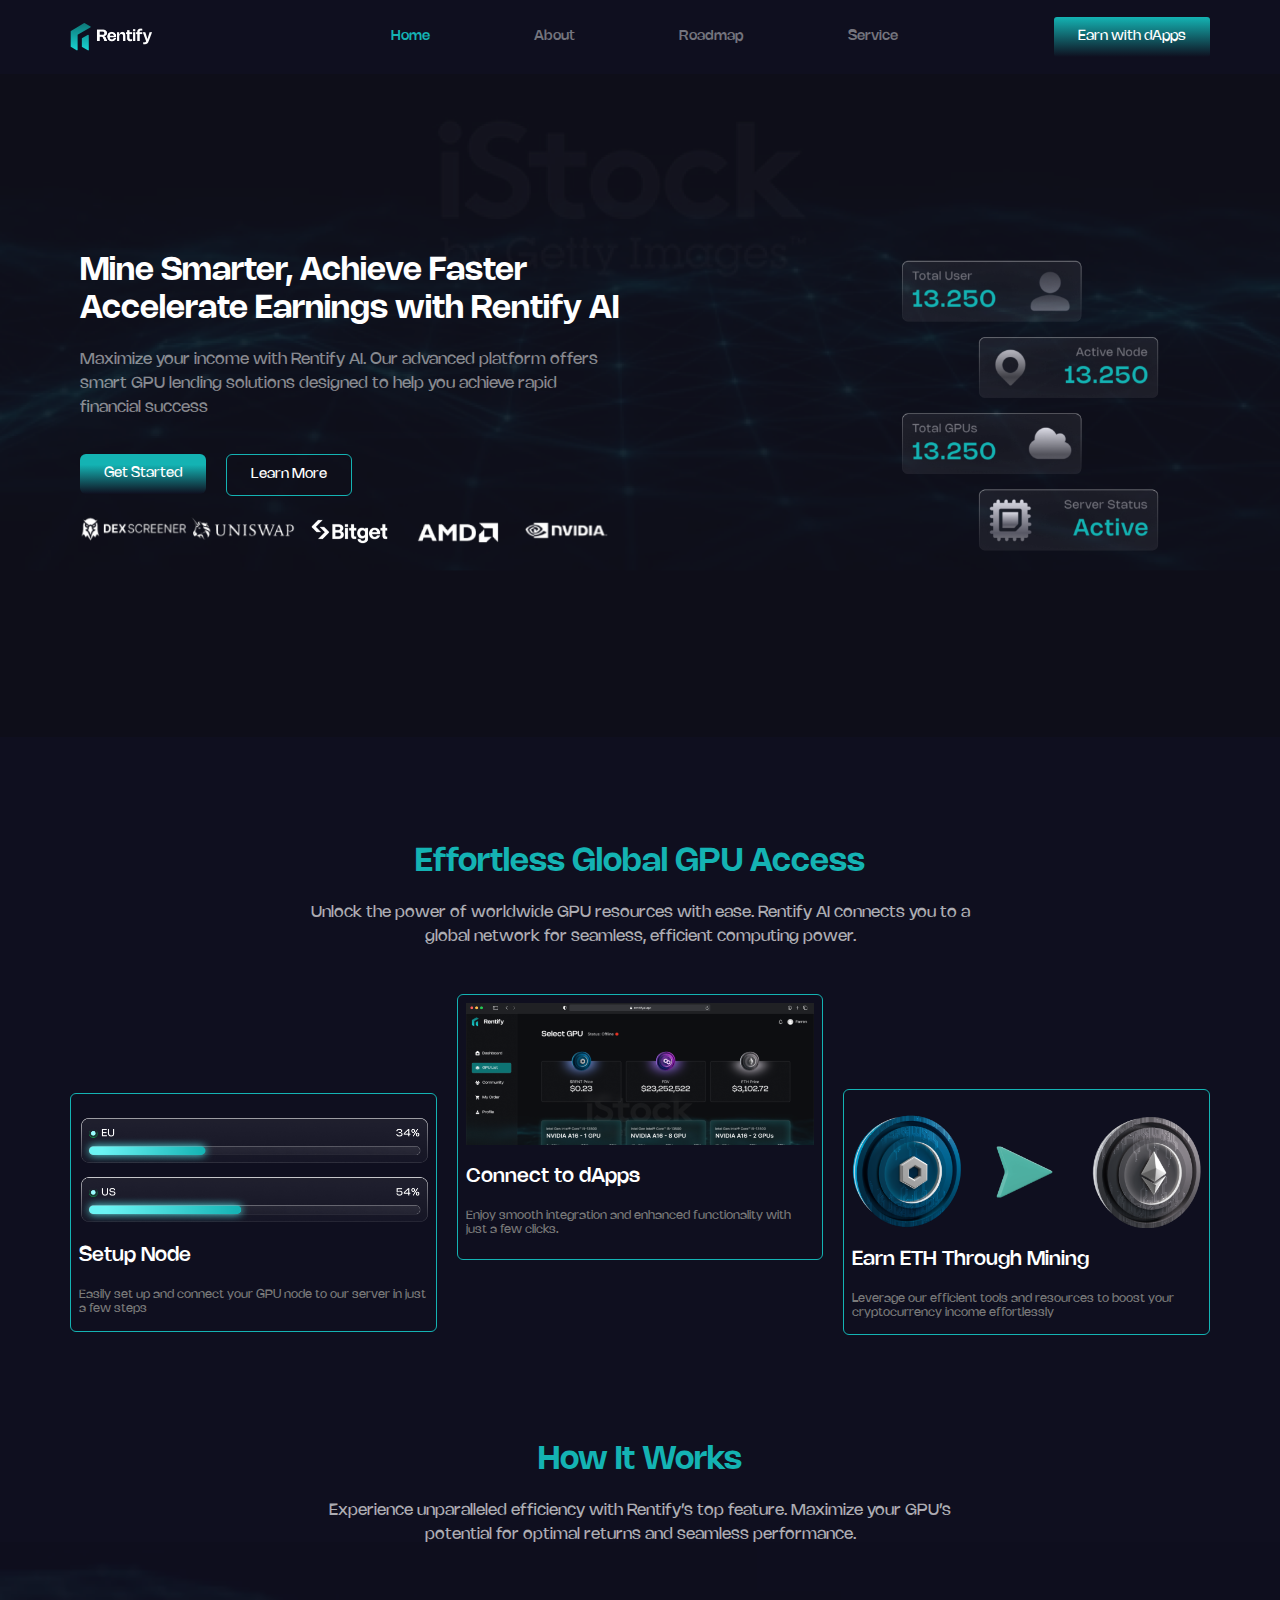
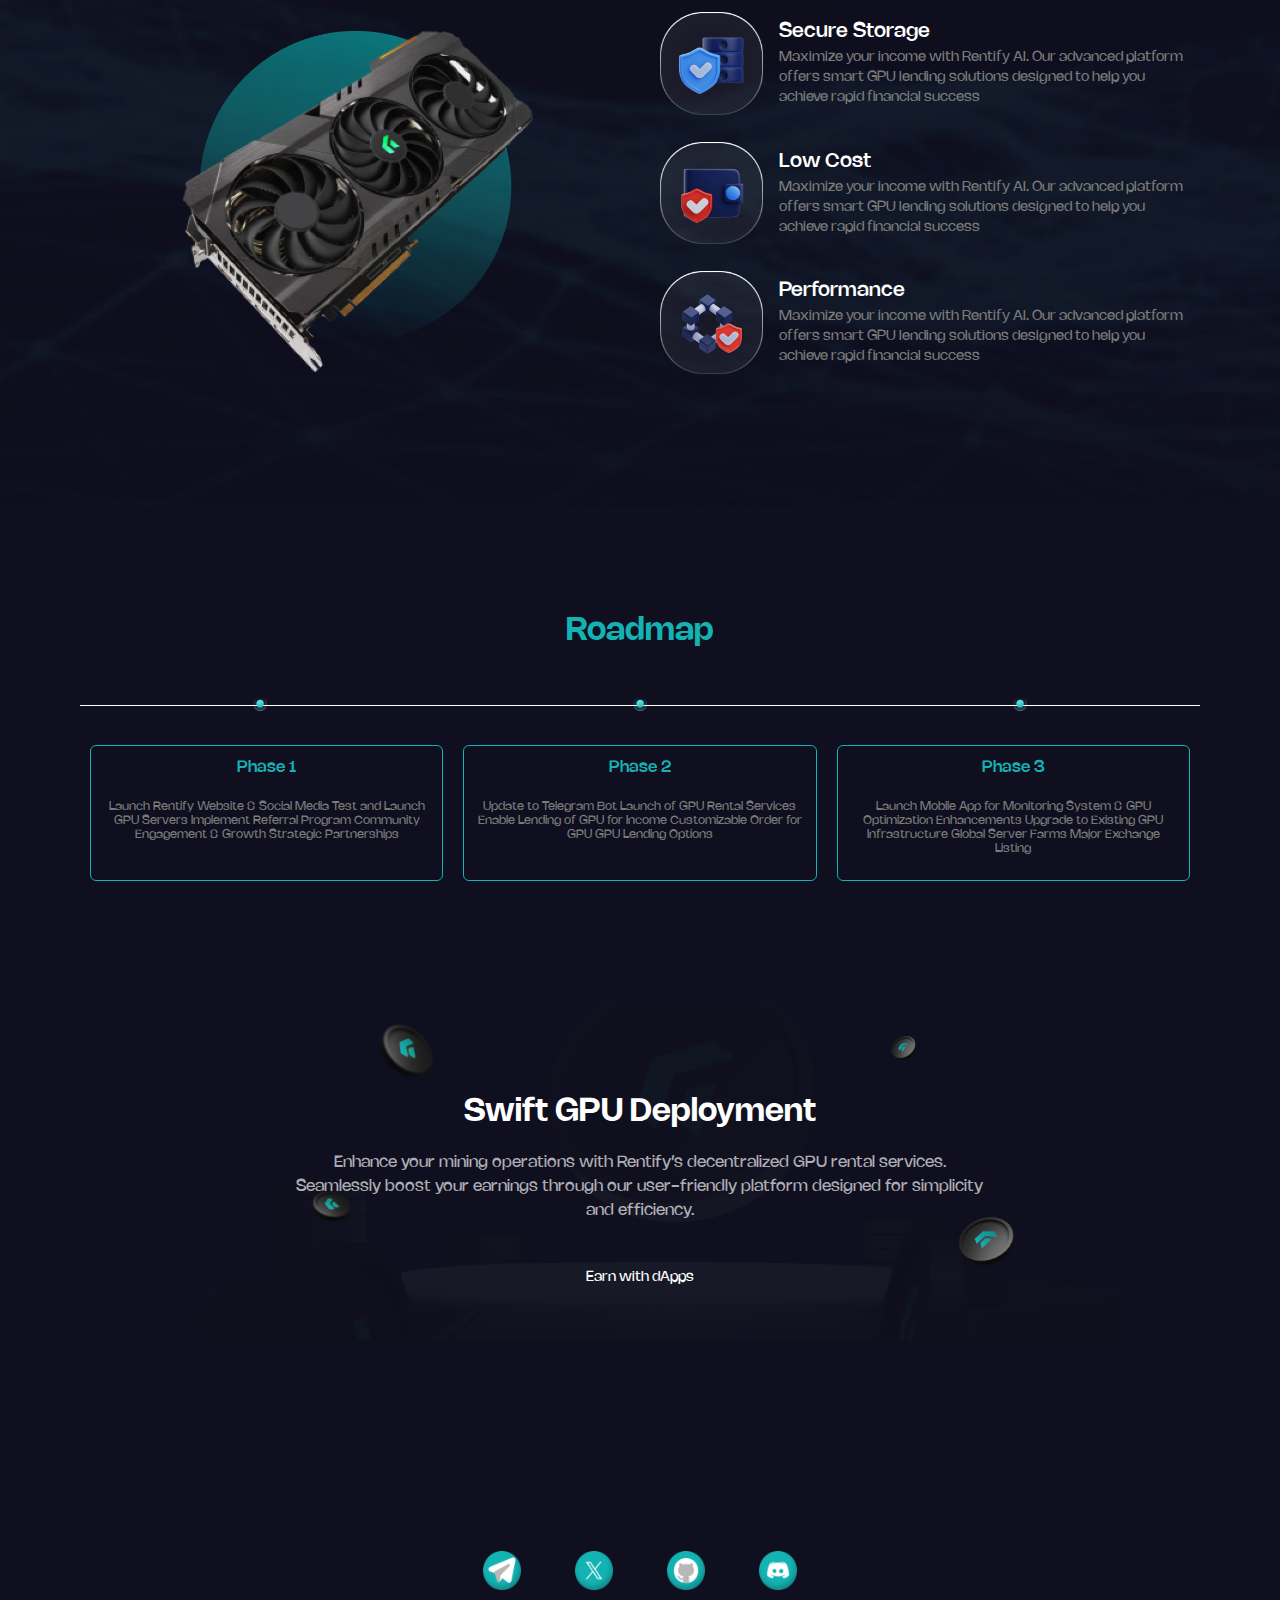
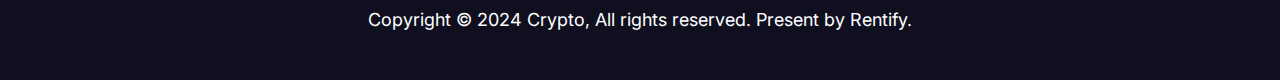
<file: index.html>
<!DOCTYPE html>
<html lang="en-US">
<head>
	<meta charset="UTF-8">
	<meta name="viewport" content="width=device-width, initial-scale=1">
	<link rel="profile" href="https://gmpg.org/xfn/11">
	<title>Rentify</title>
<meta name="robots" content="max-image-preview:large">
<link rel="alternate" type="application/rss+xml" title="Rentify &raquo; Feed" href="./feed/index.html">
<link rel="alternate" type="application/rss+xml" title="Rentify &raquo; Comments Feed" href="./comments/feed/index.html">
<script>
window._wpemojiSettings = {"baseUrl":"https:\/\/s.w.org\/images\/core\/emoji\/15.0.3\/72x72\/","ext":".png","svgUrl":"https:\/\/s.w.org\/images\/core\/emoji\/15.0.3\/svg\/","svgExt":".svg","source":{"concatemoji":".\/\/wp-includes\/js\/wp-emoji-release.min.js?ver=6.5.3"}};
/*! This file is auto-generated */
!function(i,n){var o,s,e;function c(e){try{var t={supportTests:e,timestamp:(new Date).valueOf()};sessionStorage.setItem(o,JSON.stringify(t))}catch(e){}}function p(e,t,n){e.clearRect(0,0,e.canvas.width,e.canvas.height),e.fillText(t,0,0);var t=new Uint32Array(e.getImageData(0,0,e.canvas.width,e.canvas.height).data),r=(e.clearRect(0,0,e.canvas.width,e.canvas.height),e.fillText(n,0,0),new Uint32Array(e.getImageData(0,0,e.canvas.width,e.canvas.height).data));return t.every(function(e,t){return e===r[t]})}function u(e,t,n){switch(t){case"flag":return n(e,"🏳️‍⚧️","🏳️​⚧️")?!1:!n(e,"🇺🇳","🇺​🇳")&&!n(e,"🏴󠁧󠁢󠁥󠁮󠁧󠁿","🏴​󠁧​󠁢​󠁥​󠁮​󠁧​󠁿");case"emoji":return!n(e,"🐦‍⬛","🐦​⬛")}return!1}function f(e,t,n){var r="undefined"!=typeof WorkerGlobalScope&&self instanceof WorkerGlobalScope?new OffscreenCanvas(300,150):i.createElement("canvas"),a=r.getContext("2d",{willReadFrequently:!0}),o=(a.textBaseline="top",a.font="600 32px Arial",{});return e.forEach(function(e){o[e]=t(a,e,n)}),o}function t(e){var t=i.createElement("script");t.src=e,t.defer=!0,i.head.appendChild(t)}"undefined"!=typeof Promise&&(o="wpEmojiSettingsSupports",s=["flag","emoji"],n.supports={everything:!0,everythingExceptFlag:!0},e=new Promise(function(e){i.addEventListener("DOMContentLoaded",e,{once:!0})}),new Promise(function(t){var n=function(){try{var e=JSON.parse(sessionStorage.getItem(o));if("object"==typeof e&&"number"==typeof e.timestamp&&(new Date).valueOf()<e.timestamp+604800&&"object"==typeof e.supportTests)return e.supportTests}catch(e){}return null}();if(!n){if("undefined"!=typeof Worker&&"undefined"!=typeof OffscreenCanvas&&"undefined"!=typeof URL&&URL.createObjectURL&&"undefined"!=typeof Blob)try{var e="postMessage("+f.toString()+"("+[JSON.stringify(s),u.toString(),p.toString()].join(",")+"));",r=new Blob([e],{type:"text/javascript"}),a=new Worker(URL.createObjectURL(r),{name:"wpTestEmojiSupports"});return void(a.onmessage=function(e){c(n=e.data),a.terminate(),t(n)})}catch(e){}c(n=f(s,u,p))}t(n)}).then(function(e){for(var t in e)n.supports[t]=e[t],n.supports.everything=n.supports.everything&&n.supports[t],"flag"!==t&&(n.supports.everythingExceptFlag=n.supports.everythingExceptFlag&&n.supports[t]);n.supports.everythingExceptFlag=n.supports.everythingExceptFlag&&!n.supports.flag,n.DOMReady=!1,n.readyCallback=function(){n.DOMReady=!0}}).then(function(){return e}).then(function(){var e;n.supports.everything||(n.readyCallback(),(e=n.source||{}).concatemoji?t(e.concatemoji):e.wpemoji&&e.twemoji&&(t(e.twemoji),t(e.wpemoji)))}))}((window,document),window._wpemojiSettings);
</script>
<style id="wp-emoji-styles-inline-css">img.wp-smiley, img.emoji {
		display: inline !important;
		border: none !important;
		box-shadow: none !important;
		height: 1em !important;
		width: 1em !important;
		margin: 0 0.07em !important;
		vertical-align: -0.1em !important;
		background: none !important;
		padding: 0 !important;
	}</style>
<style id="classic-theme-styles-inline-css">/*! This file is auto-generated */
.wp-block-button__link{color:#fff;background-color:#32373c;border-radius:9999px;box-shadow:none;text-decoration:none;padding:calc(.667em + 2px) calc(1.333em + 2px);font-size:1.125em}.wp-block-file__button{background:#32373c;color:#fff;text-decoration:none}</style>
<style id="global-styles-inline-css">body{--wp--preset--color--black: #000000;--wp--preset--color--cyan-bluish-gray: #abb8c3;--wp--preset--color--white: #ffffff;--wp--preset--color--pale-pink: #f78da7;--wp--preset--color--vivid-red: #cf2e2e;--wp--preset--color--luminous-vivid-orange: #ff6900;--wp--preset--color--luminous-vivid-amber: #fcb900;--wp--preset--color--light-green-cyan: #7bdcb5;--wp--preset--color--vivid-green-cyan: #00d084;--wp--preset--color--pale-cyan-blue: #8ed1fc;--wp--preset--color--vivid-cyan-blue: #0693e3;--wp--preset--color--vivid-purple: #9b51e0;--wp--preset--gradient--vivid-cyan-blue-to-vivid-purple: linear-gradient(135deg,rgba(6,147,227,1) 0%,rgb(155,81,224) 100%);--wp--preset--gradient--light-green-cyan-to-vivid-green-cyan: linear-gradient(135deg,rgb(122,220,180) 0%,rgb(0,208,130) 100%);--wp--preset--gradient--luminous-vivid-amber-to-luminous-vivid-orange: linear-gradient(135deg,rgba(252,185,0,1) 0%,rgba(255,105,0,1) 100%);--wp--preset--gradient--luminous-vivid-orange-to-vivid-red: linear-gradient(135deg,rgba(255,105,0,1) 0%,rgb(207,46,46) 100%);--wp--preset--gradient--very-light-gray-to-cyan-bluish-gray: linear-gradient(135deg,rgb(238,238,238) 0%,rgb(169,184,195) 100%);--wp--preset--gradient--cool-to-warm-spectrum: linear-gradient(135deg,rgb(74,234,220) 0%,rgb(151,120,209) 20%,rgb(207,42,186) 40%,rgb(238,44,130) 60%,rgb(251,105,98) 80%,rgb(254,248,76) 100%);--wp--preset--gradient--blush-light-purple: linear-gradient(135deg,rgb(255,206,236) 0%,rgb(152,150,240) 100%);--wp--preset--gradient--blush-bordeaux: linear-gradient(135deg,rgb(254,205,165) 0%,rgb(254,45,45) 50%,rgb(107,0,62) 100%);--wp--preset--gradient--luminous-dusk: linear-gradient(135deg,rgb(255,203,112) 0%,rgb(199,81,192) 50%,rgb(65,88,208) 100%);--wp--preset--gradient--pale-ocean: linear-gradient(135deg,rgb(255,245,203) 0%,rgb(182,227,212) 50%,rgb(51,167,181) 100%);--wp--preset--gradient--electric-grass: linear-gradient(135deg,rgb(202,248,128) 0%,rgb(113,206,126) 100%);--wp--preset--gradient--midnight: linear-gradient(135deg,rgb(2,3,129) 0%,rgb(40,116,252) 100%);--wp--preset--font-size--small: 13px;--wp--preset--font-size--medium: 20px;--wp--preset--font-size--large: 36px;--wp--preset--font-size--x-large: 42px;--wp--preset--spacing--20: 0.44rem;--wp--preset--spacing--30: 0.67rem;--wp--preset--spacing--40: 1rem;--wp--preset--spacing--50: 1.5rem;--wp--preset--spacing--60: 2.25rem;--wp--preset--spacing--70: 3.38rem;--wp--preset--spacing--80: 5.06rem;--wp--preset--shadow--natural: 6px 6px 9px rgba(0, 0, 0, 0.2);--wp--preset--shadow--deep: 12px 12px 50px rgba(0, 0, 0, 0.4);--wp--preset--shadow--sharp: 6px 6px 0px rgba(0, 0, 0, 0.2);--wp--preset--shadow--outlined: 6px 6px 0px -3px rgba(255, 255, 255, 1), 6px 6px rgba(0, 0, 0, 1);--wp--preset--shadow--crisp: 6px 6px 0px rgba(0, 0, 0, 1);}:where(.is-layout-flex){gap: 0.5em;}:where(.is-layout-grid){gap: 0.5em;}body .is-layout-flex{display: flex;}body .is-layout-flex{flex-wrap: wrap;align-items: center;}body .is-layout-flex > *{margin: 0;}body .is-layout-grid{display: grid;}body .is-layout-grid > *{margin: 0;}:where(.wp-block-columns.is-layout-flex){gap: 2em;}:where(.wp-block-columns.is-layout-grid){gap: 2em;}:where(.wp-block-post-template.is-layout-flex){gap: 1.25em;}:where(.wp-block-post-template.is-layout-grid){gap: 1.25em;}.has-black-color{color: var(--wp--preset--color--black) !important;}.has-cyan-bluish-gray-color{color: var(--wp--preset--color--cyan-bluish-gray) !important;}.has-white-color{color: var(--wp--preset--color--white) !important;}.has-pale-pink-color{color: var(--wp--preset--color--pale-pink) !important;}.has-vivid-red-color{color: var(--wp--preset--color--vivid-red) !important;}.has-luminous-vivid-orange-color{color: var(--wp--preset--color--luminous-vivid-orange) !important;}.has-luminous-vivid-amber-color{color: var(--wp--preset--color--luminous-vivid-amber) !important;}.has-light-green-cyan-color{color: var(--wp--preset--color--light-green-cyan) !important;}.has-vivid-green-cyan-color{color: var(--wp--preset--color--vivid-green-cyan) !important;}.has-pale-cyan-blue-color{color: var(--wp--preset--color--pale-cyan-blue) !important;}.has-vivid-cyan-blue-color{color: var(--wp--preset--color--vivid-cyan-blue) !important;}.has-vivid-purple-color{color: var(--wp--preset--color--vivid-purple) !important;}.has-black-background-color{background-color: var(--wp--preset--color--black) !important;}.has-cyan-bluish-gray-background-color{background-color: var(--wp--preset--color--cyan-bluish-gray) !important;}.has-white-background-color{background-color: var(--wp--preset--color--white) !important;}.has-pale-pink-background-color{background-color: var(--wp--preset--color--pale-pink) !important;}.has-vivid-red-background-color{background-color: var(--wp--preset--color--vivid-red) !important;}.has-luminous-vivid-orange-background-color{background-color: var(--wp--preset--color--luminous-vivid-orange) !important;}.has-luminous-vivid-amber-background-color{background-color: var(--wp--preset--color--luminous-vivid-amber) !important;}.has-light-green-cyan-background-color{background-color: var(--wp--preset--color--light-green-cyan) !important;}.has-vivid-green-cyan-background-color{background-color: var(--wp--preset--color--vivid-green-cyan) !important;}.has-pale-cyan-blue-background-color{background-color: var(--wp--preset--color--pale-cyan-blue) !important;}.has-vivid-cyan-blue-background-color{background-color: var(--wp--preset--color--vivid-cyan-blue) !important;}.has-vivid-purple-background-color{background-color: var(--wp--preset--color--vivid-purple) !important;}.has-black-border-color{border-color: var(--wp--preset--color--black) !important;}.has-cyan-bluish-gray-border-color{border-color: var(--wp--preset--color--cyan-bluish-gray) !important;}.has-white-border-color{border-color: var(--wp--preset--color--white) !important;}.has-pale-pink-border-color{border-color: var(--wp--preset--color--pale-pink) !important;}.has-vivid-red-border-color{border-color: var(--wp--preset--color--vivid-red) !important;}.has-luminous-vivid-orange-border-color{border-color: var(--wp--preset--color--luminous-vivid-orange) !important;}.has-luminous-vivid-amber-border-color{border-color: var(--wp--preset--color--luminous-vivid-amber) !important;}.has-light-green-cyan-border-color{border-color: var(--wp--preset--color--light-green-cyan) !important;}.has-vivid-green-cyan-border-color{border-color: var(--wp--preset--color--vivid-green-cyan) !important;}.has-pale-cyan-blue-border-color{border-color: var(--wp--preset--color--pale-cyan-blue) !important;}.has-vivid-cyan-blue-border-color{border-color: var(--wp--preset--color--vivid-cyan-blue) !important;}.has-vivid-purple-border-color{border-color: var(--wp--preset--color--vivid-purple) !important;}.has-vivid-cyan-blue-to-vivid-purple-gradient-background{background: var(--wp--preset--gradient--vivid-cyan-blue-to-vivid-purple) !important;}.has-light-green-cyan-to-vivid-green-cyan-gradient-background{background: var(--wp--preset--gradient--light-green-cyan-to-vivid-green-cyan) !important;}.has-luminous-vivid-amber-to-luminous-vivid-orange-gradient-background{background: var(--wp--preset--gradient--luminous-vivid-amber-to-luminous-vivid-orange) !important;}.has-luminous-vivid-orange-to-vivid-red-gradient-background{background: var(--wp--preset--gradient--luminous-vivid-orange-to-vivid-red) !important;}.has-very-light-gray-to-cyan-bluish-gray-gradient-background{background: var(--wp--preset--gradient--very-light-gray-to-cyan-bluish-gray) !important;}.has-cool-to-warm-spectrum-gradient-background{background: var(--wp--preset--gradient--cool-to-warm-spectrum) !important;}.has-blush-light-purple-gradient-background{background: var(--wp--preset--gradient--blush-light-purple) !important;}.has-blush-bordeaux-gradient-background{background: var(--wp--preset--gradient--blush-bordeaux) !important;}.has-luminous-dusk-gradient-background{background: var(--wp--preset--gradient--luminous-dusk) !important;}.has-pale-ocean-gradient-background{background: var(--wp--preset--gradient--pale-ocean) !important;}.has-electric-grass-gradient-background{background: var(--wp--preset--gradient--electric-grass) !important;}.has-midnight-gradient-background{background: var(--wp--preset--gradient--midnight) !important;}.has-small-font-size{font-size: var(--wp--preset--font-size--small) !important;}.has-medium-font-size{font-size: var(--wp--preset--font-size--medium) !important;}.has-large-font-size{font-size: var(--wp--preset--font-size--large) !important;}.has-x-large-font-size{font-size: var(--wp--preset--font-size--x-large) !important;}
.wp-block-navigation a:where(:not(.wp-element-button)){color: inherit;}
:where(.wp-block-post-template.is-layout-flex){gap: 1.25em;}:where(.wp-block-post-template.is-layout-grid){gap: 1.25em;}
:where(.wp-block-columns.is-layout-flex){gap: 2em;}:where(.wp-block-columns.is-layout-grid){gap: 2em;}
.wp-block-pullquote{font-size: 1.5em;line-height: 1.6;}</style>
<link rel="stylesheet" id="hello-elementor-css" href="./wp-content/themes/hello-elementor/style.min.css?ver=3.0.2" media="all">
<link rel="stylesheet" id="hello-elementor-theme-style-css" href="./wp-content/themes/hello-elementor/theme.min.css?ver=3.0.2" media="all">
<link rel="stylesheet" id="hello-elementor-header-footer-css" href="./wp-content/themes/hello-elementor/header-footer.min.css?ver=3.0.2" media="all">
<link rel="stylesheet" id="elementor-frontend-css" href="./wp-content/plugins/elementor/assets/css/frontend-lite.min.css?ver=3.21.8" media="all">
<link rel="stylesheet" id="elementor-post-6-css" href="./wp-content/uploads/elementor/css/post-6.css?ver=1717101783" media="all">
<link rel="stylesheet" id="swiper-css" href="./wp-content/plugins/elementor/assets/lib/swiper/v8/css/swiper.min.css?ver=8.4.5" media="all">
<link rel="stylesheet" id="elementor-pro-css" href="./wp-content/plugins/pro-elements/assets/css/frontend-lite.min.css?ver=3.21.0" media="all">
<link rel="stylesheet" id="font-awesome-5-all-css" href="./wp-content/plugins/elementor/assets/lib/font-awesome/css/all.min.css?ver=3.21.8" media="all">
<link rel="stylesheet" id="font-awesome-4-shim-css" href="./wp-content/plugins/elementor/assets/lib/font-awesome/css/v4-shims.min.css?ver=3.21.8" media="all">
<link rel="stylesheet" id="elementor-global-css" href="./wp-content/uploads/elementor/css/global.css?ver=1717101784" media="all">
<link rel="stylesheet" id="elementor-post-8-css" href="./wp-content/uploads/elementor/css/post-8.css?ver=1717162961" media="all">
<link rel="stylesheet" id="elementor-post-14-css" href="./wp-content/uploads/elementor/css/post-14.css?ver=1717162574" media="all">
<link rel="stylesheet" id="elementor-post-75-css" href="./wp-content/uploads/elementor/css/post-75.css?ver=1717110810" media="all">
<link rel="stylesheet" id="eael-general-css" href="./wp-content/plugins/essential-addons-for-elementor-lite/assets/front-end/css/view/general.min.css?ver=5.9.22" media="all">
<link rel="stylesheet" id="google-fonts-1-css" href="https://fonts.googleapis.com/css?family=Roboto%3A100%2C100italic%2C200%2C200italic%2C300%2C300italic%2C400%2C400italic%2C500%2C500italic%2C600%2C600italic%2C700%2C700italic%2C800%2C800italic%2C900%2C900italic%7CRoboto+Slab%3A100%2C100italic%2C200%2C200italic%2C300%2C300italic%2C400%2C400italic%2C500%2C500italic%2C600%2C600italic%2C700%2C700italic%2C800%2C800italic%2C900%2C900italic%7CInter%3A100%2C100italic%2C200%2C200italic%2C300%2C300italic%2C400%2C400italic%2C500%2C500italic%2C600%2C600italic%2C700%2C700italic%2C800%2C800italic%2C900%2C900italic&#038;display=swap&#038;ver=6.5.3" media="all">
<link rel="preconnect" href="https://fonts.gstatic.com/" crossorigin>
<script src="./wp-content/plugins/elementor/assets/lib/font-awesome/js/v4-shims.min.js?ver=3.21.8" id="font-awesome-4-shim-js"></script>
<script src="./wp-includes/js/jquery/jquery.min.js?ver=3.7.1" id="jquery-core-js"></script>
<script src="./wp-includes/js/jquery/jquery-migrate.min.js?ver=3.4.1" id="jquery-migrate-js"></script>
<link rel="https://api.w.org/" href="./wp-json/index.html">
<link rel="alternate" type="application/json" href="./wp-json/wp/v2/pages/8/index.html">
<link rel="EditURI" type="application/rsd+xml" title="RSD" href="./xmlrpc.php?rsd">
<meta name="generator" content="WordPress 6.5.3">
<link rel="canonical" href="./index.html">
<link rel="shortlink" href="./index.html">
<link rel="alternate" type="application/json+oembed" href="./wp-json/oembed/1.0/embed/index.html?url=.%2F%2F">
<link rel="alternate" type="text/xml+oembed" href="./wp-json/oembed/1.0/embed/index.html?url=.%2F%2F#038;format=xml">
<meta name="generator" content="Elementor 3.21.8; features: e_optimized_assets_loading, e_optimized_css_loading, e_font_icon_svg, additional_custom_breakpoints, e_lazyload; settings: css_print_method-external, google_font-enabled, font_display-swap">
			<style>.e-con.e-parent:nth-of-type(n+4):not(.e-lazyloaded):not(.e-no-lazyload),
				.e-con.e-parent:nth-of-type(n+4):not(.e-lazyloaded):not(.e-no-lazyload) * {
					background-image: none !important;
				}
				@media screen and (max-height: 1024px) {
					.e-con.e-parent:nth-of-type(n+3):not(.e-lazyloaded):not(.e-no-lazyload),
					.e-con.e-parent:nth-of-type(n+3):not(.e-lazyloaded):not(.e-no-lazyload) * {
						background-image: none !important;
					}
				}
				@media screen and (max-height: 640px) {
					.e-con.e-parent:nth-of-type(n+2):not(.e-lazyloaded):not(.e-no-lazyload),
					.e-con.e-parent:nth-of-type(n+2):not(.e-lazyloaded):not(.e-no-lazyload) * {
						background-image: none !important;
					}
				}</style>
			</head>
<body class="home page-template page-template-elementor_header_footer page page-id-8 wp-custom-logo elementor-default elementor-template-full-width elementor-kit-6 elementor-page elementor-page-8">


<a class="skip-link screen-reader-text" href="#content">Skip to content</a>

		<div data-elementor-type="header" data-elementor-id="14" class="elementor elementor-14 elementor-location-header" data-elementor-post-type="elementor_library">
			<div class="elementor-element elementor-element-d557079 e-flex e-con-boxed e-con e-parent" data-id="d557079" data-element_type="container" data-settings="{&quot;background_background&quot;:&quot;classic&quot;,&quot;sticky&quot;:&quot;top&quot;,&quot;sticky_on&quot;:[&quot;desktop&quot;,&quot;tablet&quot;,&quot;mobile&quot;],&quot;sticky_offset&quot;:0,&quot;sticky_effects_offset&quot;:0}">
					<div class="e-con-inner">
				<div class="elementor-element elementor-element-ea5ead1 elementor-widget-tablet__width-initial elementor-widget elementor-widget-theme-site-logo elementor-widget-image" data-id="ea5ead1" data-element_type="widget" data-widget_type="theme-site-logo.default">
				<div class="elementor-widget-container">
			<style>/*! elementor - v3.21.0 - 26-05-2024 */
.elementor-widget-image{text-align:center}.elementor-widget-image a{display:inline-block}.elementor-widget-image a img[src$=".svg"]{width:48px}.elementor-widget-image img{vertical-align:middle;display:inline-block}</style>						<a href="./index.html">
			<img width="165" height="60" src="./wp-content/uploads/2024/05/Logo.png" class="attachment-full size-full wp-image-19" alt="">				</a>
									</div>
				</div>
				<div class="elementor-element elementor-element-6d69b33 elementor-nav-menu--dropdown-mobile elementor-nav-menu--stretch elementor-nav-menu__text-align-center elementor-nav-menu--toggle elementor-nav-menu--burger elementor-widget elementor-widget-nav-menu" data-id="6d69b33" data-element_type="widget" data-settings="{&quot;full_width&quot;:&quot;stretch&quot;,&quot;layout&quot;:&quot;horizontal&quot;,&quot;submenu_icon&quot;:{&quot;value&quot;:&quot;&lt;svg class=\&quot;e-font-icon-svg e-fas-caret-down\&quot; viewBox=\&quot;0 0 320 512\&quot; xmlns=\&quot;http:\/\/www.w3.org\/2000\/svg\&quot;&gt;&lt;path d=\&quot;M31.3 192h257.3c17.8 0 26.7 21.5 14.1 34.1L174.1 354.8c-7.8 7.8-20.5 7.8-28.3 0L17.2 226.1C4.6 213.5 13.5 192 31.3 192z\&quot;&gt;&lt;\/path&gt;&lt;\/svg&gt;&quot;,&quot;library&quot;:&quot;fa-solid&quot;},&quot;toggle&quot;:&quot;burger&quot;}" data-widget_type="nav-menu.default">
				<div class="elementor-widget-container">
			<link rel="stylesheet" href="./wp-content/plugins/pro-elements/assets/css/widget-nav-menu.min.css">			<nav class="elementor-nav-menu--main elementor-nav-menu__container elementor-nav-menu--layout-horizontal e--pointer-none">
				<ul id="menu-1-6d69b33" class="elementor-nav-menu">
<li class="menu-item menu-item-type-custom menu-item-object-custom menu-item-24"><a href="#home" class="elementor-item elementor-item-anchor">Home</a></li>
<li class="menu-item menu-item-type-custom menu-item-object-custom menu-item-25"><a href="#about" class="elementor-item elementor-item-anchor">About</a></li>
<li class="menu-item menu-item-type-custom menu-item-object-custom menu-item-26"><a href="#roadmap" class="elementor-item elementor-item-anchor">Roadmap</a></li>
<li class="menu-item menu-item-type-custom menu-item-object-custom menu-item-27"><a href="#service" class="elementor-item elementor-item-anchor">Service</a></li>
</ul>			</nav>
					<div class="elementor-menu-toggle" role="button" tabindex="0" aria-label="Menu Toggle" aria-expanded="false">
			<svg aria-hidden="true" role="presentation" class="elementor-menu-toggle__icon--open e-font-icon-svg e-eicon-menu-bar" viewbox="0 0 1000 1000" xmlns="http://www.w3.org/2000/svg"><path d="M104 333H896C929 333 958 304 958 271S929 208 896 208H104C71 208 42 237 42 271S71 333 104 333ZM104 583H896C929 583 958 554 958 521S929 458 896 458H104C71 458 42 487 42 521S71 583 104 583ZM104 833H896C929 833 958 804 958 771S929 708 896 708H104C71 708 42 737 42 771S71 833 104 833Z"></path></svg><svg aria-hidden="true" role="presentation" class="elementor-menu-toggle__icon--close e-font-icon-svg e-eicon-close" viewbox="0 0 1000 1000" xmlns="http://www.w3.org/2000/svg"><path d="M742 167L500 408 258 167C246 154 233 150 217 150 196 150 179 158 167 167 154 179 150 196 150 212 150 229 154 242 171 254L408 500 167 742C138 771 138 800 167 829 196 858 225 858 254 829L496 587 738 829C750 842 767 846 783 846 800 846 817 842 829 829 842 817 846 804 846 783 846 767 842 750 829 737L588 500 833 258C863 229 863 200 833 171 804 137 775 137 742 167Z"></path></svg>			<span class="elementor-screen-only">Menu</span>
		</div>
					<nav class="elementor-nav-menu--dropdown elementor-nav-menu__container" aria-hidden="true">
				<ul id="menu-2-6d69b33" class="elementor-nav-menu">
<li class="menu-item menu-item-type-custom menu-item-object-custom menu-item-24"><a href="#home" class="elementor-item elementor-item-anchor" tabindex="-1">Home</a></li>
<li class="menu-item menu-item-type-custom menu-item-object-custom menu-item-25"><a href="#about" class="elementor-item elementor-item-anchor" tabindex="-1">About</a></li>
<li class="menu-item menu-item-type-custom menu-item-object-custom menu-item-26"><a href="#roadmap" class="elementor-item elementor-item-anchor" tabindex="-1">Roadmap</a></li>
<li class="menu-item menu-item-type-custom menu-item-object-custom menu-item-27"><a href="#service" class="elementor-item elementor-item-anchor" tabindex="-1">Service</a></li>
</ul>			</nav>
				</div>
				</div>
				<div class="elementor-element elementor-element-32cac84 elementor-align-center elementor-widget elementor-widget-button" data-id="32cac84" data-element_type="widget" data-widget_type="button.default">
				<div class="elementor-widget-container">
					<div class="elementor-button-wrapper">
			<a class="elementor-button elementor-button-link elementor-size-sm" href="#">
						<span class="elementor-button-content-wrapper">
									<span class="elementor-button-text">Earn with dApps</span>
					</span>
					</a>
		</div>
				</div>
				</div>
					</div>
				</div>
				</div>
				<div data-elementor-type="wp-page" data-elementor-id="8" class="elementor elementor-8" data-elementor-post-type="page">
				<div class="elementor-element elementor-element-9de02e8 e-flex e-con-boxed e-con e-parent" data-id="9de02e8" data-element_type="container" id="home" data-settings="{&quot;background_background&quot;:&quot;classic&quot;}">
					<div class="e-con-inner">
		<div class="elementor-element elementor-element-da006af e-flex e-con-boxed e-con e-child" data-id="da006af" data-element_type="container">
					<div class="e-con-inner">
				<div class="elementor-element elementor-element-7f6c8da elementor-widget elementor-widget-heading" data-id="7f6c8da" data-element_type="widget" data-widget_type="heading.default">
				<div class="elementor-widget-container">
			<style>/*! elementor - v3.21.0 - 26-05-2024 */
.elementor-heading-title{padding:0;margin:0;line-height:1}.elementor-widget-heading .elementor-heading-title[class*=elementor-size-]>a{color:inherit;font-size:inherit;line-height:inherit}.elementor-widget-heading .elementor-heading-title.elementor-size-small{font-size:15px}.elementor-widget-heading .elementor-heading-title.elementor-size-medium{font-size:19px}.elementor-widget-heading .elementor-heading-title.elementor-size-large{font-size:29px}.elementor-widget-heading .elementor-heading-title.elementor-size-xl{font-size:39px}.elementor-widget-heading .elementor-heading-title.elementor-size-xxl{font-size:59px}</style>
<h2 class="elementor-heading-title elementor-size-default">Mine Smarter, Achieve Faster Accelerate Earnings with Rentify AI</h2>		</div>
				</div>
				<div class="elementor-element elementor-element-832b6cb elementor-widget elementor-widget-text-editor" data-id="832b6cb" data-element_type="widget" data-widget_type="text-editor.default">
				<div class="elementor-widget-container">
			<style>/*! elementor - v3.21.0 - 26-05-2024 */
.elementor-widget-text-editor.elementor-drop-cap-view-stacked .elementor-drop-cap{background-color:#69727d;color:#fff}.elementor-widget-text-editor.elementor-drop-cap-view-framed .elementor-drop-cap{color:#69727d;border:3px solid;background-color:transparent}.elementor-widget-text-editor:not(.elementor-drop-cap-view-default) .elementor-drop-cap{margin-top:8px}.elementor-widget-text-editor:not(.elementor-drop-cap-view-default) .elementor-drop-cap-letter{width:1em;height:1em}.elementor-widget-text-editor .elementor-drop-cap{float:left;text-align:center;line-height:1;font-size:50px}.elementor-widget-text-editor .elementor-drop-cap-letter{display:inline-block}</style>				<p>Maximize your income with Rentify AI. Our advanced platform offers smart GPU lending solutions designed to help you achieve rapid financial success</p>						</div>
				</div>
		<div class="elementor-element elementor-element-d5cf7d3 e-flex e-con-boxed e-con e-child" data-id="d5cf7d3" data-element_type="container">
					<div class="e-con-inner">
				<div class="elementor-element elementor-element-38be2c7 elementor-widget elementor-widget-button" data-id="38be2c7" data-element_type="widget" data-widget_type="button.default">
				<div class="elementor-widget-container">
					<div class="elementor-button-wrapper">
			<a class="elementor-button elementor-button-link elementor-size-sm" href="#">
						<span class="elementor-button-content-wrapper">
									<span class="elementor-button-text">Get Started</span>
					</span>
					</a>
		</div>
				</div>
				</div>
				<div class="elementor-element elementor-element-be58f72 elementor-widget elementor-widget-button" data-id="be58f72" data-element_type="widget" data-widget_type="button.default">
				<div class="elementor-widget-container">
					<div class="elementor-button-wrapper">
			<a class="elementor-button elementor-button-link elementor-size-sm" href="#">
						<span class="elementor-button-content-wrapper">
									<span class="elementor-button-text">Learn More</span>
					</span>
					</a>
		</div>
				</div>
				</div>
					</div>
				</div>
		<div class="elementor-element elementor-element-8e6d7ee e-flex e-con-boxed e-con e-child" data-id="8e6d7ee" data-element_type="container">
					<div class="e-con-inner">
				<div class="elementor-element elementor-element-32fa657 elementor-widget elementor-widget-image-carousel" data-id="32fa657" data-element_type="widget" data-settings="{&quot;slides_to_show&quot;:&quot;5&quot;,&quot;slides_to_show_mobile&quot;:&quot;5&quot;,&quot;navigation&quot;:&quot;none&quot;,&quot;speed&quot;:500}" data-widget_type="image-carousel.default">
				<div class="elementor-widget-container">
			<style>/*! elementor - v3.21.0 - 26-05-2024 */
.elementor-widget-image-carousel .swiper,.elementor-widget-image-carousel .swiper-container{position:static}.elementor-widget-image-carousel .swiper-container .swiper-slide figure,.elementor-widget-image-carousel .swiper .swiper-slide figure{line-height:inherit}.elementor-widget-image-carousel .swiper-slide{text-align:center}.elementor-image-carousel-wrapper:not(.swiper-container-initialized):not(.swiper-initialized) .swiper-slide{max-width:calc(100% / var(--e-image-carousel-slides-to-show, 3))}</style>		<div class="elementor-image-carousel-wrapper swiper" dir="ltr">
			<div class="elementor-image-carousel swiper-wrapper" aria-live="polite">
								<div class="swiper-slide" role="group" aria-roledescription="slide" aria-label="1 of 5"><figure class="swiper-slide-inner"><img decoding="async" class="swiper-slide-image" src="./wp-content/uploads/2024/05/image-2940.png" alt="image 2940"></figure></div>
<div class="swiper-slide" role="group" aria-roledescription="slide" aria-label="2 of 5"><figure class="swiper-slide-inner"><img decoding="async" class="swiper-slide-image" src="./wp-content/uploads/2024/05/image-2941.png" alt="image 2941"></figure></div>
<div class="swiper-slide" role="group" aria-roledescription="slide" aria-label="3 of 5"><figure class="swiper-slide-inner"><img decoding="async" class="swiper-slide-image" src="./wp-content/uploads/2024/05/image-2942.png" alt="image 2942"></figure></div>
<div class="swiper-slide" role="group" aria-roledescription="slide" aria-label="4 of 5"><figure class="swiper-slide-inner"><img decoding="async" class="swiper-slide-image" src="./wp-content/uploads/2024/05/image-2943.png" alt="image 2943"></figure></div>
<div class="swiper-slide" role="group" aria-roledescription="slide" aria-label="5 of 5"><figure class="swiper-slide-inner"><img decoding="async" class="swiper-slide-image" src="./wp-content/uploads/2024/05/image-2944.png" alt="image 2944"></figure></div>			</div>
							
									</div>
				</div>
				</div>
					</div>
				</div>
					</div>
				</div>
		<div class="elementor-element elementor-element-04b6745 e-flex e-con-boxed e-con e-child" data-id="04b6745" data-element_type="container">
					<div class="e-con-inner">
				<div class="elementor-element elementor-element-08fadc3 elementor-widget elementor-widget-image" data-id="08fadc3" data-element_type="widget" data-widget_type="image.default">
				<div class="elementor-widget-container">
													<img fetchpriority="high" decoding="async" width="800" height="800" src="./wp-content/uploads/2024/05/hero-image-rentify-1024x1024.png" class="attachment-large size-large wp-image-50" alt="" srcset="./wp-content/uploads/2024/05/hero-image-rentify-1024x1024.png 1024w, ./wp-content/uploads/2024/05/hero-image-rentify-300x300.png 300w, ./wp-content/uploads/2024/05/hero-image-rentify-150x150.png 150w, ./wp-content/uploads/2024/05/hero-image-rentify-768x768.png 768w, ./wp-content/uploads/2024/05/hero-image-rentify.png 1080w" sizes="(max-width: 800px) 100vw, 800px">													</div>
				</div>
					</div>
				</div>
					</div>
				</div>
		<div class="elementor-element elementor-element-e5e44e1 e-flex e-con-boxed e-con e-parent" data-id="e5e44e1" data-element_type="container" id="about" data-settings="{&quot;background_background&quot;:&quot;classic&quot;}">
					<div class="e-con-inner">
		<div class="elementor-element elementor-element-a25509d e-flex e-con-boxed e-con e-child" data-id="a25509d" data-element_type="container">
					<div class="e-con-inner">
				<div class="elementor-element elementor-element-ae27f85 elementor-widget elementor-widget-heading" data-id="ae27f85" data-element_type="widget" data-widget_type="heading.default">
				<div class="elementor-widget-container">
			<h2 class="elementor-heading-title elementor-size-default">Effortless Global GPU Access</h2>		</div>
				</div>
				<div class="elementor-element elementor-element-ed9b46f elementor-widget__width-initial elementor-widget elementor-widget-text-editor" data-id="ed9b46f" data-element_type="widget" data-widget_type="text-editor.default">
				<div class="elementor-widget-container">
							<p>Unlock the power of worldwide GPU resources with ease. Rentify AI connects you to a global network for seamless, efficient computing power.</p>						</div>
				</div>
					</div>
				</div>
		<div class="elementor-element elementor-element-6fd059b e-flex e-con-boxed e-con e-child" data-id="6fd059b" data-element_type="container">
					<div class="e-con-inner">
		<div class="elementor-element elementor-element-df53ba1 e-flex e-con-boxed e-con e-child" data-id="df53ba1" data-element_type="container">
					<div class="e-con-inner">
				<div class="elementor-element elementor-element-ec63cdd elementor-widget elementor-widget-image" data-id="ec63cdd" data-element_type="widget" data-widget_type="image.default">
				<div class="elementor-widget-container">
													<img decoding="async" width="684" height="208" src="./wp-content/uploads/2024/05/Bar-2.png" class="attachment-large size-large wp-image-59" alt="" srcset="./wp-content/uploads/2024/05/Bar-2.png 684w, ./wp-content/uploads/2024/05/Bar-2-300x91.png 300w" sizes="(max-width: 684px) 100vw, 684px">													</div>
				</div>
				<div class="elementor-element elementor-element-60582d0 elementor-widget elementor-widget-heading" data-id="60582d0" data-element_type="widget" data-widget_type="heading.default">
				<div class="elementor-widget-container">
			<h2 class="elementor-heading-title elementor-size-default">Setup Node</h2>		</div>
				</div>
				<div class="elementor-element elementor-element-a6dd8bd elementor-widget elementor-widget-text-editor" data-id="a6dd8bd" data-element_type="widget" data-widget_type="text-editor.default">
				<div class="elementor-widget-container">
							<p>Easily set up and connect your GPU node to our server in just a few steps</p>						</div>
				</div>
					</div>
				</div>
		<div class="elementor-element elementor-element-2ccdd97 e-flex e-con-boxed e-con e-child" data-id="2ccdd97" data-element_type="container">
					<div class="e-con-inner">
				<div class="elementor-element elementor-element-a50c542 elementor-widget elementor-widget-image" data-id="a50c542" data-element_type="widget" data-widget_type="image.default">
				<div class="elementor-widget-container">
													<img loading="lazy" decoding="async" width="680" height="276" src="./wp-content/uploads/2024/05/safaribrowser.png" class="attachment-large size-large wp-image-60" alt="" srcset="./wp-content/uploads/2024/05/safaribrowser.png 680w, ./wp-content/uploads/2024/05/safaribrowser-300x122.png 300w" sizes="(max-width: 680px) 100vw, 680px">													</div>
				</div>
				<div class="elementor-element elementor-element-2ca8909 elementor-widget elementor-widget-heading" data-id="2ca8909" data-element_type="widget" data-widget_type="heading.default">
				<div class="elementor-widget-container">
			<h2 class="elementor-heading-title elementor-size-default">Connect to dApps</h2>		</div>
				</div>
				<div class="elementor-element elementor-element-2939f78 elementor-widget elementor-widget-text-editor" data-id="2939f78" data-element_type="widget" data-widget_type="text-editor.default">
				<div class="elementor-widget-container">
							<p>Enjoy smooth integration and enhanced functionality with just a few clicks.</p>						</div>
				</div>
					</div>
				</div>
		<div class="elementor-element elementor-element-272cec5 e-flex e-con-boxed e-con e-child" data-id="272cec5" data-element_type="container">
					<div class="e-con-inner">
				<div class="elementor-element elementor-element-60a98f7 elementor-widget elementor-widget-image" data-id="60a98f7" data-element_type="widget" data-widget_type="image.default">
				<div class="elementor-widget-container">
													<img loading="lazy" decoding="async" width="611" height="199" src="./wp-content/uploads/2024/05/IMAGE.png" class="attachment-large size-large wp-image-61" alt="" srcset="./wp-content/uploads/2024/05/IMAGE.png 611w, ./wp-content/uploads/2024/05/IMAGE-300x98.png 300w" sizes="(max-width: 611px) 100vw, 611px">													</div>
				</div>
				<div class="elementor-element elementor-element-e899d46 elementor-widget elementor-widget-heading" data-id="e899d46" data-element_type="widget" data-widget_type="heading.default">
				<div class="elementor-widget-container">
			<h2 class="elementor-heading-title elementor-size-default">Earn ETH Through Mining</h2>		</div>
				</div>
				<div class="elementor-element elementor-element-c2dd368 elementor-widget elementor-widget-text-editor" data-id="c2dd368" data-element_type="widget" data-widget_type="text-editor.default">
				<div class="elementor-widget-container">
							<p>Leverage our efficient tools and resources to boost your cryptocurrency income effortlessly</p>						</div>
				</div>
					</div>
				</div>
					</div>
				</div>
					</div>
				</div>
		<div class="elementor-element elementor-element-6479516 e-flex e-con-boxed e-con e-parent" data-id="6479516" data-element_type="container" id="service">
					<div class="e-con-inner">
		<div class="elementor-element elementor-element-aa00239 e-flex e-con-boxed e-con e-child" data-id="aa00239" data-element_type="container">
					<div class="e-con-inner">
				<div class="elementor-element elementor-element-fabfd5e elementor-widget elementor-widget-heading" data-id="fabfd5e" data-element_type="widget" data-widget_type="heading.default">
				<div class="elementor-widget-container">
			<h2 class="elementor-heading-title elementor-size-default">How It Works</h2>		</div>
				</div>
				<div class="elementor-element elementor-element-9e9e77d elementor-widget__width-initial elementor-widget elementor-widget-text-editor" data-id="9e9e77d" data-element_type="widget" data-widget_type="text-editor.default">
				<div class="elementor-widget-container">
							<p>Experience unparalleled efficiency with Rentify&#8217;s top feature. Maximize your GPU&#8217;s potential for optimal returns and seamless performance.</p>						</div>
				</div>
					</div>
				</div>
		<div class="elementor-element elementor-element-675ce37 e-flex e-con-boxed e-con e-child" data-id="675ce37" data-element_type="container">
					<div class="e-con-inner">
		<div class="elementor-element elementor-element-78c778e e-flex e-con-boxed e-con e-child" data-id="78c778e" data-element_type="container">
					<div class="e-con-inner">
				<div class="elementor-element elementor-element-24edd72 elementor-widget elementor-widget-image" data-id="24edd72" data-element_type="widget" data-widget_type="image.default">
				<div class="elementor-widget-container">
													<img loading="lazy" decoding="async" width="704" height="718" src="./wp-content/uploads/2024/05/VGA.png" class="attachment-large size-large wp-image-91" alt="" srcset="./wp-content/uploads/2024/05/VGA.png 704w, ./wp-content/uploads/2024/05/VGA-294x300.png 294w" sizes="(max-width: 704px) 100vw, 704px">													</div>
				</div>
					</div>
				</div>
		<div class="elementor-element elementor-element-56ea4d0 e-flex e-con-boxed e-con e-child" data-id="56ea4d0" data-element_type="container">
					<div class="e-con-inner">
				<div class="elementor-element elementor-element-49135a8 elementor-position-left elementor-vertical-align-top elementor-widget elementor-widget-image-box" data-id="49135a8" data-element_type="widget" data-widget_type="image-box.default">
				<div class="elementor-widget-container">
			<style>/*! elementor - v3.21.0 - 26-05-2024 */
.elementor-widget-image-box .elementor-image-box-content{width:100%}@media (min-width:768px){.elementor-widget-image-box.elementor-position-left .elementor-image-box-wrapper,.elementor-widget-image-box.elementor-position-right .elementor-image-box-wrapper{display:flex}.elementor-widget-image-box.elementor-position-right .elementor-image-box-wrapper{text-align:end;flex-direction:row-reverse}.elementor-widget-image-box.elementor-position-left .elementor-image-box-wrapper{text-align:start;flex-direction:row}.elementor-widget-image-box.elementor-position-top .elementor-image-box-img{margin:auto}.elementor-widget-image-box.elementor-vertical-align-top .elementor-image-box-wrapper{align-items:flex-start}.elementor-widget-image-box.elementor-vertical-align-middle .elementor-image-box-wrapper{align-items:center}.elementor-widget-image-box.elementor-vertical-align-bottom .elementor-image-box-wrapper{align-items:flex-end}}@media (max-width:767px){.elementor-widget-image-box .elementor-image-box-img{margin-left:auto!important;margin-right:auto!important;margin-bottom:15px}}.elementor-widget-image-box .elementor-image-box-img{display:inline-block}.elementor-widget-image-box .elementor-image-box-title a{color:inherit}.elementor-widget-image-box .elementor-image-box-wrapper{text-align:center}.elementor-widget-image-box .elementor-image-box-description{margin:0}</style>
<div class="elementor-image-box-wrapper">
<figure class="elementor-image-box-img"><img loading="lazy" decoding="async" width="168" height="168" src="./wp-content/uploads/2024/05/Secure-Storage-1.png" class="attachment-full size-full wp-image-92" alt="" srcset="./wp-content/uploads/2024/05/Secure-Storage-1.png 168w, ./wp-content/uploads/2024/05/Secure-Storage-1-150x150.png 150w" sizes="(max-width: 168px) 100vw, 168px"></figure><div class="elementor-image-box-content">
<h3 class="elementor-image-box-title">Secure Storage</h3>
<p class="elementor-image-box-description">Maximize your income with Rentify AI. Our advanced platform offers smart GPU lending solutions designed to help you achieve rapid financial success</p>
</div>
</div>		</div>
				</div>
				<div class="elementor-element elementor-element-f86675e elementor-position-left elementor-vertical-align-top elementor-widget elementor-widget-image-box" data-id="f86675e" data-element_type="widget" data-widget_type="image-box.default">
				<div class="elementor-widget-container">
			<div class="elementor-image-box-wrapper">
<figure class="elementor-image-box-img"><img loading="lazy" decoding="async" width="168" height="168" src="./wp-content/uploads/2024/05/Low-Cost.png" class="attachment-full size-full wp-image-93" alt="" srcset="./wp-content/uploads/2024/05/Low-Cost.png 168w, ./wp-content/uploads/2024/05/Low-Cost-150x150.png 150w" sizes="(max-width: 168px) 100vw, 168px"></figure><div class="elementor-image-box-content">
<h3 class="elementor-image-box-title">Low Cost</h3>
<p class="elementor-image-box-description">Maximize your income with Rentify AI. Our advanced platform offers smart GPU lending solutions designed to help you achieve rapid financial success</p>
</div>
</div>		</div>
				</div>
				<div class="elementor-element elementor-element-2cbfba6 elementor-position-left elementor-vertical-align-top elementor-widget elementor-widget-image-box" data-id="2cbfba6" data-element_type="widget" data-widget_type="image-box.default">
				<div class="elementor-widget-container">
			<div class="elementor-image-box-wrapper">
<figure class="elementor-image-box-img"><img loading="lazy" decoding="async" width="168" height="168" src="./wp-content/uploads/2024/05/Performance.png" class="attachment-full size-full wp-image-94" alt="" srcset="./wp-content/uploads/2024/05/Performance.png 168w, ./wp-content/uploads/2024/05/Performance-150x150.png 150w" sizes="(max-width: 168px) 100vw, 168px"></figure><div class="elementor-image-box-content">
<h3 class="elementor-image-box-title">Performance</h3>
<p class="elementor-image-box-description">Maximize your income with Rentify AI. Our advanced platform offers smart GPU lending solutions designed to help you achieve rapid financial success</p>
</div>
</div>		</div>
				</div>
					</div>
				</div>
					</div>
				</div>
					</div>
				</div>
		<div class="elementor-element elementor-element-125bd4f e-flex e-con-boxed e-con e-parent" data-id="125bd4f" data-element_type="container" id="roadmap" data-settings="{&quot;background_background&quot;:&quot;classic&quot;}">
					<div class="e-con-inner">
		<div class="elementor-element elementor-element-1550d17 e-flex e-con-boxed e-con e-child" data-id="1550d17" data-element_type="container">
					<div class="e-con-inner">
				<div class="elementor-element elementor-element-ccc59c6 elementor-widget elementor-widget-heading" data-id="ccc59c6" data-element_type="widget" data-widget_type="heading.default">
				<div class="elementor-widget-container">
			<h2 class="elementor-heading-title elementor-size-default">Roadmap</h2>		</div>
				</div>
					</div>
				</div>
		<div class="elementor-element elementor-element-78a8f26 e-flex e-con-boxed e-con e-child" data-id="78a8f26" data-element_type="container">
					<div class="e-con-inner">
				<div class="elementor-element elementor-element-7c9c1c4 elementor-widget-divider--view-line elementor-widget elementor-widget-divider" data-id="7c9c1c4" data-element_type="widget" data-widget_type="divider.default">
				<div class="elementor-widget-container">
			<style>/*! elementor - v3.21.0 - 26-05-2024 */
.elementor-widget-divider{--divider-border-style:none;--divider-border-width:1px;--divider-color:#0c0d0e;--divider-icon-size:20px;--divider-element-spacing:10px;--divider-pattern-height:24px;--divider-pattern-size:20px;--divider-pattern-url:none;--divider-pattern-repeat:repeat-x}.elementor-widget-divider .elementor-divider{display:flex}.elementor-widget-divider .elementor-divider__text{font-size:15px;line-height:1;max-width:95%}.elementor-widget-divider .elementor-divider__element{margin:0 var(--divider-element-spacing);flex-shrink:0}.elementor-widget-divider .elementor-icon{font-size:var(--divider-icon-size)}.elementor-widget-divider .elementor-divider-separator{display:flex;margin:0;direction:ltr}.elementor-widget-divider--view-line_icon .elementor-divider-separator,.elementor-widget-divider--view-line_text .elementor-divider-separator{align-items:center}.elementor-widget-divider--view-line_icon .elementor-divider-separator:after,.elementor-widget-divider--view-line_icon .elementor-divider-separator:before,.elementor-widget-divider--view-line_text .elementor-divider-separator:after,.elementor-widget-divider--view-line_text .elementor-divider-separator:before{display:block;content:"";border-block-end:0;flex-grow:1;border-block-start:var(--divider-border-width) var(--divider-border-style) var(--divider-color)}.elementor-widget-divider--element-align-left .elementor-divider .elementor-divider-separator>.elementor-divider__svg:first-of-type{flex-grow:0;flex-shrink:100}.elementor-widget-divider--element-align-left .elementor-divider-separator:before{content:none}.elementor-widget-divider--element-align-left .elementor-divider__element{margin-left:0}.elementor-widget-divider--element-align-right .elementor-divider .elementor-divider-separator>.elementor-divider__svg:last-of-type{flex-grow:0;flex-shrink:100}.elementor-widget-divider--element-align-right .elementor-divider-separator:after{content:none}.elementor-widget-divider--element-align-right .elementor-divider__element{margin-right:0}.elementor-widget-divider--element-align-start .elementor-divider .elementor-divider-separator>.elementor-divider__svg:first-of-type{flex-grow:0;flex-shrink:100}.elementor-widget-divider--element-align-start .elementor-divider-separator:before{content:none}.elementor-widget-divider--element-align-start .elementor-divider__element{margin-inline-start:0}.elementor-widget-divider--element-align-end .elementor-divider .elementor-divider-separator>.elementor-divider__svg:last-of-type{flex-grow:0;flex-shrink:100}.elementor-widget-divider--element-align-end .elementor-divider-separator:after{content:none}.elementor-widget-divider--element-align-end .elementor-divider__element{margin-inline-end:0}.elementor-widget-divider:not(.elementor-widget-divider--view-line_text):not(.elementor-widget-divider--view-line_icon) .elementor-divider-separator{border-block-start:var(--divider-border-width) var(--divider-border-style) var(--divider-color)}.elementor-widget-divider--separator-type-pattern{--divider-border-style:none}.elementor-widget-divider--separator-type-pattern.elementor-widget-divider--view-line .elementor-divider-separator,.elementor-widget-divider--separator-type-pattern:not(.elementor-widget-divider--view-line) .elementor-divider-separator:after,.elementor-widget-divider--separator-type-pattern:not(.elementor-widget-divider--view-line) .elementor-divider-separator:before,.elementor-widget-divider--separator-type-pattern:not([class*=elementor-widget-divider--view]) .elementor-divider-separator{width:100%;min-height:var(--divider-pattern-height);-webkit-mask-size:var(--divider-pattern-size) 100%;mask-size:var(--divider-pattern-size) 100%;-webkit-mask-repeat:var(--divider-pattern-repeat);mask-repeat:var(--divider-pattern-repeat);background-color:var(--divider-color);-webkit-mask-image:var(--divider-pattern-url);mask-image:var(--divider-pattern-url)}.elementor-widget-divider--no-spacing{--divider-pattern-size:auto}.elementor-widget-divider--bg-round{--divider-pattern-repeat:round}.rtl .elementor-widget-divider .elementor-divider__text{direction:rtl}.e-con-inner>.elementor-widget-divider,.e-con>.elementor-widget-divider{width:var(--container-widget-width,100%);--flex-grow:var(--container-widget-flex-grow)}</style>		<div class="elementor-divider">
			<span class="elementor-divider-separator">
						</span>
		</div>
				</div>
				</div>
		<div class="elementor-element elementor-element-43feed0 e-flex e-con-boxed e-con e-child" data-id="43feed0" data-element_type="container">
					<div class="e-con-inner">
				<div class="elementor-element elementor-element-ab59e81 elementor-widget elementor-widget-image" data-id="ab59e81" data-element_type="widget" data-widget_type="image.default">
				<div class="elementor-widget-container">
													<img loading="lazy" decoding="async" width="39" height="39" src="./wp-content/uploads/2024/05/Group-1000004490.png" class="attachment-large size-large wp-image-115" alt="">													</div>
				</div>
				<div class="elementor-element elementor-element-7fd4ad6 elementor-widget elementor-widget-image" data-id="7fd4ad6" data-element_type="widget" data-widget_type="image.default">
				<div class="elementor-widget-container">
													<img loading="lazy" decoding="async" width="39" height="39" src="./wp-content/uploads/2024/05/Group-1000004490.png" class="attachment-large size-large wp-image-115" alt="">													</div>
				</div>
				<div class="elementor-element elementor-element-f647712 elementor-widget elementor-widget-image" data-id="f647712" data-element_type="widget" data-widget_type="image.default">
				<div class="elementor-widget-container">
													<img loading="lazy" decoding="async" width="39" height="39" src="./wp-content/uploads/2024/05/Group-1000004490.png" class="attachment-large size-large wp-image-115" alt="">													</div>
				</div>
					</div>
				</div>
		<div class="elementor-element elementor-element-da6cbd0 e-flex e-con-boxed e-con e-child" data-id="da6cbd0" data-element_type="container">
					<div class="e-con-inner">
		<div class="elementor-element elementor-element-3632723 e-flex e-con-boxed e-con e-child" data-id="3632723" data-element_type="container">
					<div class="e-con-inner">
				<div class="elementor-element elementor-element-4f2346d elementor-widget elementor-widget-heading" data-id="4f2346d" data-element_type="widget" data-widget_type="heading.default">
				<div class="elementor-widget-container">
			<h2 class="elementor-heading-title elementor-size-default">Phase 1</h2>		</div>
				</div>
				<div class="elementor-element elementor-element-09f12b8 elementor-widget elementor-widget-text-editor" data-id="09f12b8" data-element_type="widget" data-widget_type="text-editor.default">
				<div class="elementor-widget-container">
							<p>Launch Rentify Website &amp; Social Media Test and Launch GPU Servers Implement Referral Program Community Engagement &amp; Growth Strategic Partnerships</p>						</div>
				</div>
					</div>
				</div>
		<div class="elementor-element elementor-element-9f22c11 e-flex e-con-boxed e-con e-child" data-id="9f22c11" data-element_type="container">
					<div class="e-con-inner">
				<div class="elementor-element elementor-element-53e8e1e elementor-widget elementor-widget-heading" data-id="53e8e1e" data-element_type="widget" data-widget_type="heading.default">
				<div class="elementor-widget-container">
			<h2 class="elementor-heading-title elementor-size-default">Phase 2</h2>		</div>
				</div>
				<div class="elementor-element elementor-element-3fa97de elementor-widget elementor-widget-text-editor" data-id="3fa97de" data-element_type="widget" data-widget_type="text-editor.default">
				<div class="elementor-widget-container">
							<p>Update to Telegram Bot Launch of GPU Rental Services Enable Lending of GPU for Income Customizable Order for GPU GPU Lending Options</p>						</div>
				</div>
					</div>
				</div>
		<div class="elementor-element elementor-element-20a0087 e-flex e-con-boxed e-con e-child" data-id="20a0087" data-element_type="container">
					<div class="e-con-inner">
				<div class="elementor-element elementor-element-821c830 elementor-widget elementor-widget-heading" data-id="821c830" data-element_type="widget" data-widget_type="heading.default">
				<div class="elementor-widget-container">
			<h2 class="elementor-heading-title elementor-size-default">Phase 3</h2>		</div>
				</div>
				<div class="elementor-element elementor-element-921d3a6 elementor-widget elementor-widget-text-editor" data-id="921d3a6" data-element_type="widget" data-widget_type="text-editor.default">
				<div class="elementor-widget-container">
							<p>Launch Mobile App for Monitoring System &amp; GPU Optimization Enhancements Upgrade to Existing GPU Infrastructure Global Server Farms Major Exchange Listing</p>						</div>
				</div>
					</div>
				</div>
					</div>
				</div>
					</div>
				</div>
					</div>
				</div>
		<div class="elementor-element elementor-element-6f079be e-flex e-con-boxed e-con e-parent" data-id="6f079be" data-element_type="container" data-settings="{&quot;background_background&quot;:&quot;classic&quot;}">
					<div class="e-con-inner">
				<div class="elementor-element elementor-element-4b4cf90 elementor-widget elementor-widget-heading" data-id="4b4cf90" data-element_type="widget" data-widget_type="heading.default">
				<div class="elementor-widget-container">
			<h2 class="elementor-heading-title elementor-size-default">Swift GPU Deployment</h2>		</div>
				</div>
				<div class="elementor-element elementor-element-9c6e0f2 elementor-widget__width-initial elementor-widget elementor-widget-text-editor" data-id="9c6e0f2" data-element_type="widget" data-widget_type="text-editor.default">
				<div class="elementor-widget-container">
							<p>Enhance your mining operations with Rentify&#8217;s decentralized GPU rental services. Seamlessly boost your earnings through our user-friendly platform designed for simplicity and efficiency.</p>						</div>
				</div>
				<div class="elementor-element elementor-element-0d86ebb elementor-align-center elementor-widget elementor-widget-button" data-id="0d86ebb" data-element_type="widget" data-widget_type="button.default">
				<div class="elementor-widget-container">
					<div class="elementor-button-wrapper">
			<a class="elementor-button elementor-button-link elementor-size-sm" href="#">
						<span class="elementor-button-content-wrapper">
									<span class="elementor-button-text">Earn with dApps</span>
					</span>
					</a>
		</div>
				</div>
				</div>
					</div>
				</div>
				</div>
				<div data-elementor-type="footer" data-elementor-id="75" class="elementor elementor-75 elementor-location-footer" data-elementor-post-type="elementor_library">
			<div class="elementor-element elementor-element-9c31deb e-flex e-con-boxed e-con e-parent" data-id="9c31deb" data-element_type="container" data-settings="{&quot;background_background&quot;:&quot;classic&quot;}">
					<div class="e-con-inner">
		<div class="elementor-element elementor-element-36fcb22 e-flex e-con-boxed e-con e-child" data-id="36fcb22" data-element_type="container">
					<div class="e-con-inner">
				<div class="elementor-element elementor-element-316cd59 elementor-widget elementor-widget-image" data-id="316cd59" data-element_type="widget" data-widget_type="image.default">
				<div class="elementor-widget-container">
													<img width="88" height="88" src="./wp-content/uploads/2024/05/Group-1000004497.png" class="attachment-large size-large wp-image-82" alt="">													</div>
				</div>
				<div class="elementor-element elementor-element-71cf195 elementor-widget elementor-widget-image" data-id="71cf195" data-element_type="widget" data-widget_type="image.default">
				<div class="elementor-widget-container">
													<img width="88" height="88" src="./wp-content/uploads/2024/05/Group-1000004500.png" class="attachment-large size-large wp-image-84" alt="">													</div>
				</div>
				<div class="elementor-element elementor-element-8bee577 elementor-widget elementor-widget-image" data-id="8bee577" data-element_type="widget" data-widget_type="image.default">
				<div class="elementor-widget-container">
													<img width="88" height="88" src="./wp-content/uploads/2024/05/Group-1000004498.png" class="attachment-large size-large wp-image-83" alt="">													</div>
				</div>
				<div class="elementor-element elementor-element-712fbfb elementor-widget elementor-widget-image" data-id="712fbfb" data-element_type="widget" data-widget_type="image.default">
				<div class="elementor-widget-container">
													<img width="88" height="88" src="./wp-content/uploads/2024/05/Group-1000004499.png" class="attachment-large size-large wp-image-85" alt="">													</div>
				</div>
					</div>
				</div>
				<div class="elementor-element elementor-element-35fb72a elementor-widget elementor-widget-text-editor" data-id="35fb72a" data-element_type="widget" data-widget_type="text-editor.default">
				<div class="elementor-widget-container">
							<p>Copyright © 2024 Crypto, All rights reserved. Present by Rentify.</p>						</div>
				</div>
					</div>
				</div>
				</div>
		
			<script type="text/javascript">const lazyloadRunObserver = () => {
					const lazyloadBackgrounds = document.querySelectorAll( `.e-con.e-parent:not(.e-lazyloaded)` );
					const lazyloadBackgroundObserver = new IntersectionObserver( ( entries ) => {
						entries.forEach( ( entry ) => {
							if ( entry.isIntersecting ) {
								let lazyloadBackground = entry.target;
								if( lazyloadBackground ) {
									lazyloadBackground.classList.add( 'e-lazyloaded' );
								}
								lazyloadBackgroundObserver.unobserve( entry.target );
							}
						});
					}, { rootMargin: '200px 0px 200px 0px' } );
					lazyloadBackgrounds.forEach( ( lazyloadBackground ) => {
						lazyloadBackgroundObserver.observe( lazyloadBackground );
					} );
				};
				const events = [
					'DOMContentLoaded',
					'elementor/lazyload/observe',
				];
				events.forEach( ( event ) => {
					document.addEventListener( event, lazyloadRunObserver );
				} );</script>
			<script src="./wp-content/themes/hello-elementor/assets/js/hello-frontend.min.js?ver=3.0.2" id="hello-theme-frontend-js"></script>
<script id="eael-general-js-extra">var localize = {"ajaxurl":".\/\/wp-admin\/admin-ajax.php","nonce":"fc61b7a915","i18n":{"added":"Added ","compare":"Compare","loading":"Loading..."},"eael_translate_text":{"required_text":"is a required field","invalid_text":"Invalid","billing_text":"Billing","shipping_text":"Shipping","fg_mfp_counter_text":"of"},"page_permalink":".\/\/","cart_redirectition":"","cart_page_url":"","el_breakpoints":{"mobile":{"label":"Mobile Portrait","value":767,"default_value":767,"direction":"max","is_enabled":true},"mobile_extra":{"label":"Mobile Landscape","value":880,"default_value":880,"direction":"max","is_enabled":false},"tablet":{"label":"Tablet Portrait","value":1024,"default_value":1024,"direction":"max","is_enabled":true},"tablet_extra":{"label":"Tablet Landscape","value":1200,"default_value":1200,"direction":"max","is_enabled":false},"laptop":{"label":"Laptop","value":1366,"default_value":1366,"direction":"max","is_enabled":false},"widescreen":{"label":"Widescreen","value":2400,"default_value":2400,"direction":"min","is_enabled":false}}};</script>
<script src="./wp-content/plugins/essential-addons-for-elementor-lite/assets/front-end/js/view/general.min.js?ver=5.9.22" id="eael-general-js"></script>
<script src="./wp-content/plugins/pro-elements/assets/lib/smartmenus/jquery.smartmenus.min.js?ver=1.2.1" id="smartmenus-js"></script>
<script src="./wp-content/plugins/pro-elements/assets/js/webpack-pro.runtime.min.js?ver=3.21.0" id="elementor-pro-webpack-runtime-js"></script>
<script src="./wp-content/plugins/elementor/assets/js/webpack.runtime.min.js?ver=3.21.8" id="elementor-webpack-runtime-js"></script>
<script src="./wp-content/plugins/elementor/assets/js/frontend-modules.min.js?ver=3.21.8" id="elementor-frontend-modules-js"></script>
<script src="./wp-includes/js/dist/vendor/wp-polyfill-inert.min.js?ver=3.1.2" id="wp-polyfill-inert-js"></script>
<script src="./wp-includes/js/dist/vendor/regenerator-runtime.min.js?ver=0.14.0" id="regenerator-runtime-js"></script>
<script src="./wp-includes/js/dist/vendor/wp-polyfill.min.js?ver=3.15.0" id="wp-polyfill-js"></script>
<script src="./wp-includes/js/dist/hooks.min.js?ver=2810c76e705dd1a53b18" id="wp-hooks-js"></script>
<script src="./wp-includes/js/dist/i18n.min.js?ver=5e580eb46a90c2b997e6" id="wp-i18n-js"></script>
<script id="wp-i18n-js-after">
wp.i18n.setLocaleData( { 'text directionltr': [ 'ltr' ] } );
</script>
<script id="elementor-pro-frontend-js-before">var ElementorProFrontendConfig = {"ajaxurl":".\/\/wp-admin\/admin-ajax.php","nonce":"afa837e1ec","urls":{"assets":".\/\/wp-content\/plugins\/pro-elements\/assets\/","rest":".\/\/wp-json\/"},"shareButtonsNetworks":{"facebook":{"title":"Facebook","has_counter":true},"twitter":{"title":"Twitter"},"linkedin":{"title":"LinkedIn","has_counter":true},"pinterest":{"title":"Pinterest","has_counter":true},"reddit":{"title":"Reddit","has_counter":true},"vk":{"title":"VK","has_counter":true},"odnoklassniki":{"title":"OK","has_counter":true},"tumblr":{"title":"Tumblr"},"digg":{"title":"Digg"},"skype":{"title":"Skype"},"stumbleupon":{"title":"StumbleUpon","has_counter":true},"mix":{"title":"Mix"},"telegram":{"title":"Telegram"},"pocket":{"title":"Pocket","has_counter":true},"xing":{"title":"XING","has_counter":true},"whatsapp":{"title":"WhatsApp"},"email":{"title":"Email"},"print":{"title":"Print"},"x-twitter":{"title":"X"},"threads":{"title":"Threads"}},"facebook_sdk":{"lang":"en_US","app_id":""},"lottie":{"defaultAnimationUrl":".\/\/wp-content\/plugins\/pro-elements\/modules\/lottie\/assets\/animations\/default.json"}};</script>
<script src="./wp-content/plugins/pro-elements/assets/js/frontend.min.js?ver=3.21.0" id="elementor-pro-frontend-js"></script>
<script src="./wp-content/plugins/elementor/assets/lib/waypoints/waypoints.min.js?ver=4.0.2" id="elementor-waypoints-js"></script>
<script src="./wp-includes/js/jquery/ui/core.min.js?ver=1.13.2" id="jquery-ui-core-js"></script>
<script id="elementor-frontend-js-before">var elementorFrontendConfig = {"environmentMode":{"edit":false,"wpPreview":false,"isScriptDebug":false},"i18n":{"shareOnFacebook":"Share on Facebook","shareOnTwitter":"Share on Twitter","pinIt":"Pin it","download":"Download","downloadImage":"Download image","fullscreen":"Fullscreen","zoom":"Zoom","share":"Share","playVideo":"Play Video","previous":"Previous","next":"Next","close":"Close","a11yCarouselWrapperAriaLabel":"Carousel | Horizontal scrolling: Arrow Left & Right","a11yCarouselPrevSlideMessage":"Previous slide","a11yCarouselNextSlideMessage":"Next slide","a11yCarouselFirstSlideMessage":"This is the first slide","a11yCarouselLastSlideMessage":"This is the last slide","a11yCarouselPaginationBulletMessage":"Go to slide"},"is_rtl":false,"breakpoints":{"xs":0,"sm":480,"md":768,"lg":1025,"xl":1440,"xxl":1600},"responsive":{"breakpoints":{"mobile":{"label":"Mobile Portrait","value":767,"default_value":767,"direction":"max","is_enabled":true},"mobile_extra":{"label":"Mobile Landscape","value":880,"default_value":880,"direction":"max","is_enabled":false},"tablet":{"label":"Tablet Portrait","value":1024,"default_value":1024,"direction":"max","is_enabled":true},"tablet_extra":{"label":"Tablet Landscape","value":1200,"default_value":1200,"direction":"max","is_enabled":false},"laptop":{"label":"Laptop","value":1366,"default_value":1366,"direction":"max","is_enabled":false},"widescreen":{"label":"Widescreen","value":2400,"default_value":2400,"direction":"min","is_enabled":false}}},"version":"3.21.8","is_static":false,"experimentalFeatures":{"e_optimized_assets_loading":true,"e_optimized_css_loading":true,"e_font_icon_svg":true,"additional_custom_breakpoints":true,"container":true,"e_swiper_latest":true,"container_grid":true,"theme_builder_v2":true,"hello-theme-header-footer":true,"home_screen":true,"ai-layout":true,"landing-pages":true,"nested-elements":true,"e_lazyload":true,"display-conditions":true,"form-submissions":true,"taxonomy-filter":true},"urls":{"assets":".\/\/wp-content\/plugins\/elementor\/assets\/"},"swiperClass":"swiper","settings":{"page":[],"editorPreferences":[]},"kit":{"active_breakpoints":["viewport_mobile","viewport_tablet"],"global_image_lightbox":"yes","lightbox_enable_counter":"yes","lightbox_enable_fullscreen":"yes","lightbox_enable_zoom":"yes","lightbox_enable_share":"yes","lightbox_title_src":"title","lightbox_description_src":"description","hello_header_logo_type":"logo","hello_header_menu_layout":"horizontal","hello_footer_logo_type":"logo"},"post":{"id":8,"title":"Rentify","excerpt":"","featuredImage":false}};</script>
<script src="./wp-content/plugins/elementor/assets/js/frontend.min.js?ver=3.21.8" id="elementor-frontend-js"></script>
<script src="./wp-content/plugins/pro-elements/assets/js/elements-handlers.min.js?ver=3.21.0" id="pro-elements-handlers-js"></script>
<script src="./wp-content/plugins/pro-elements/assets/lib/sticky/jquery.sticky.min.js?ver=3.21.0" id="e-sticky-js"></script>

</body>
</html>
</file>
<file: wp-content/uploads/elementor/css/post-6.css>
.elementor-kit-6{--e-global-color-primary:#6EC1E4;--e-global-color-secondary:#54595F;--e-global-color-text:#7A7A7A;--e-global-color-accent:#61CE70;--e-global-typography-primary-font-family:"Roboto";--e-global-typography-primary-font-weight:600;--e-global-typography-secondary-font-family:"Roboto Slab";--e-global-typography-secondary-font-weight:400;--e-global-typography-text-font-family:"Roboto";--e-global-typography-text-font-weight:400;--e-global-typography-accent-font-family:"Roboto";--e-global-typography-accent-font-weight:500;}.elementor-section.elementor-section-boxed > .elementor-container{max-width:1140px;}.e-con{--container-max-width:1140px;}.elementor-widget:not(:last-child){margin-block-end:20px;}.elementor-element{--widgets-spacing:20px 20px;}{}h1.entry-title{display:var(--page-title-display);}.elementor-kit-6 e-page-transition{background-color:#FFBC7D;}.site-header{padding-inline-end:0px;padding-inline-start:0px;}@media(max-width:1024px){.elementor-section.elementor-section-boxed > .elementor-container{max-width:1024px;}.e-con{--container-max-width:1024px;}}@media(max-width:767px){.elementor-section.elementor-section-boxed > .elementor-container{max-width:767px;}.e-con{--container-max-width:767px;}}
</file>
<file: wp-content/uploads/elementor/css/global.css>
.elementor-widget-nested-tabs > .elementor-widget-container > .e-n-tabs[data-touch-mode="false"] > .e-n-tabs-heading > .e-n-tab-title[aria-selected="false"]:hover{background:var( --e-global-color-accent );}.elementor-widget-nested-tabs > .elementor-widget-container > .e-n-tabs > .e-n-tabs-heading > .e-n-tab-title[aria-selected="true"], .elementor-widget-nested-tabs > .elementor-widget-container > .e-n-tabs[data-touch-mode="true"] > .e-n-tabs-heading > .e-n-tab-title[aria-selected="false"]:hover{background:var( --e-global-color-accent );}.elementor-widget-nested-tabs > .elementor-widget-container > .e-n-tabs > .e-n-tabs-heading > :is( .e-n-tab-title > .e-n-tab-title-text, .e-n-tab-title ){font-family:var( --e-global-typography-accent-font-family ), Sans-serif;font-weight:var( --e-global-typography-accent-font-weight );}.elementor-widget-heading .elementor-heading-title{color:var( --e-global-color-primary );font-family:var( --e-global-typography-primary-font-family ), Sans-serif;font-weight:var( --e-global-typography-primary-font-weight );}.elementor-widget-image .widget-image-caption{color:var( --e-global-color-text );font-family:var( --e-global-typography-text-font-family ), Sans-serif;font-weight:var( --e-global-typography-text-font-weight );}.elementor-widget-text-editor{color:var( --e-global-color-text );font-family:var( --e-global-typography-text-font-family ), Sans-serif;font-weight:var( --e-global-typography-text-font-weight );}.elementor-widget-text-editor.elementor-drop-cap-view-stacked .elementor-drop-cap{background-color:var( --e-global-color-primary );}.elementor-widget-text-editor.elementor-drop-cap-view-framed .elementor-drop-cap, .elementor-widget-text-editor.elementor-drop-cap-view-default .elementor-drop-cap{color:var( --e-global-color-primary );border-color:var( --e-global-color-primary );}.elementor-widget-button .elementor-button{font-family:var( --e-global-typography-accent-font-family ), Sans-serif;font-weight:var( --e-global-typography-accent-font-weight );background-color:var( --e-global-color-accent );}.elementor-widget-divider{--divider-color:var( --e-global-color-secondary );}.elementor-widget-divider .elementor-divider__text{color:var( --e-global-color-secondary );font-family:var( --e-global-typography-secondary-font-family ), Sans-serif;font-weight:var( --e-global-typography-secondary-font-weight );}.elementor-widget-divider.elementor-view-stacked .elementor-icon{background-color:var( --e-global-color-secondary );}.elementor-widget-divider.elementor-view-framed .elementor-icon, .elementor-widget-divider.elementor-view-default .elementor-icon{color:var( --e-global-color-secondary );border-color:var( --e-global-color-secondary );}.elementor-widget-divider.elementor-view-framed .elementor-icon, .elementor-widget-divider.elementor-view-default .elementor-icon svg{fill:var( --e-global-color-secondary );}.elementor-widget-image-box .elementor-image-box-title{color:var( --e-global-color-primary );font-family:var( --e-global-typography-primary-font-family ), Sans-serif;font-weight:var( --e-global-typography-primary-font-weight );}.elementor-widget-image-box .elementor-image-box-description{color:var( --e-global-color-text );font-family:var( --e-global-typography-text-font-family ), Sans-serif;font-weight:var( --e-global-typography-text-font-weight );}.elementor-widget-icon.elementor-view-stacked .elementor-icon{background-color:var( --e-global-color-primary );}.elementor-widget-icon.elementor-view-framed .elementor-icon, .elementor-widget-icon.elementor-view-default .elementor-icon{color:var( --e-global-color-primary );border-color:var( --e-global-color-primary );}.elementor-widget-icon.elementor-view-framed .elementor-icon, .elementor-widget-icon.elementor-view-default .elementor-icon svg{fill:var( --e-global-color-primary );}.elementor-widget-icon-box.elementor-view-stacked .elementor-icon{background-color:var( --e-global-color-primary );}.elementor-widget-icon-box.elementor-view-framed .elementor-icon, .elementor-widget-icon-box.elementor-view-default .elementor-icon{fill:var( --e-global-color-primary );color:var( --e-global-color-primary );border-color:var( --e-global-color-primary );}.elementor-widget-icon-box .elementor-icon-box-title{color:var( --e-global-color-primary );}.elementor-widget-icon-box .elementor-icon-box-title, .elementor-widget-icon-box .elementor-icon-box-title a{font-family:var( --e-global-typography-primary-font-family ), Sans-serif;font-weight:var( --e-global-typography-primary-font-weight );}.elementor-widget-icon-box .elementor-icon-box-description{color:var( --e-global-color-text );font-family:var( --e-global-typography-text-font-family ), Sans-serif;font-weight:var( --e-global-typography-text-font-weight );}.elementor-widget-star-rating .elementor-star-rating__title{color:var( --e-global-color-text );font-family:var( --e-global-typography-text-font-family ), Sans-serif;font-weight:var( --e-global-typography-text-font-weight );}.elementor-widget-image-gallery .gallery-item .gallery-caption{font-family:var( --e-global-typography-accent-font-family ), Sans-serif;font-weight:var( --e-global-typography-accent-font-weight );}.elementor-widget-icon-list .elementor-icon-list-item:not(:last-child):after{border-color:var( --e-global-color-text );}.elementor-widget-icon-list .elementor-icon-list-icon i{color:var( --e-global-color-primary );}.elementor-widget-icon-list .elementor-icon-list-icon svg{fill:var( --e-global-color-primary );}.elementor-widget-icon-list .elementor-icon-list-item > .elementor-icon-list-text, .elementor-widget-icon-list .elementor-icon-list-item > a{font-family:var( --e-global-typography-text-font-family ), Sans-serif;font-weight:var( --e-global-typography-text-font-weight );}.elementor-widget-icon-list .elementor-icon-list-text{color:var( --e-global-color-secondary );}.elementor-widget-counter .elementor-counter-number-wrapper{color:var( --e-global-color-primary );font-family:var( --e-global-typography-primary-font-family ), Sans-serif;font-weight:var( --e-global-typography-primary-font-weight );}.elementor-widget-counter .elementor-counter-title{color:var( --e-global-color-secondary );font-family:var( --e-global-typography-secondary-font-family ), Sans-serif;font-weight:var( --e-global-typography-secondary-font-weight );}.elementor-widget-progress .elementor-progress-wrapper .elementor-progress-bar{background-color:var( --e-global-color-primary );}.elementor-widget-progress .elementor-title{color:var( --e-global-color-primary );font-family:var( --e-global-typography-text-font-family ), Sans-serif;font-weight:var( --e-global-typography-text-font-weight );}.elementor-widget-testimonial .elementor-testimonial-content{color:var( --e-global-color-text );font-family:var( --e-global-typography-text-font-family ), Sans-serif;font-weight:var( --e-global-typography-text-font-weight );}.elementor-widget-testimonial .elementor-testimonial-name{color:var( --e-global-color-primary );font-family:var( --e-global-typography-primary-font-family ), Sans-serif;font-weight:var( --e-global-typography-primary-font-weight );}.elementor-widget-testimonial .elementor-testimonial-job{color:var( --e-global-color-secondary );font-family:var( --e-global-typography-secondary-font-family ), Sans-serif;font-weight:var( --e-global-typography-secondary-font-weight );}.elementor-widget-tabs .elementor-tab-title, .elementor-widget-tabs .elementor-tab-title a{color:var( --e-global-color-primary );}.elementor-widget-tabs .elementor-tab-title.elementor-active,
					 .elementor-widget-tabs .elementor-tab-title.elementor-active a{color:var( --e-global-color-accent );}.elementor-widget-tabs .elementor-tab-title{font-family:var( --e-global-typography-primary-font-family ), Sans-serif;font-weight:var( --e-global-typography-primary-font-weight );}.elementor-widget-tabs .elementor-tab-content{color:var( --e-global-color-text );font-family:var( --e-global-typography-text-font-family ), Sans-serif;font-weight:var( --e-global-typography-text-font-weight );}.elementor-widget-accordion .elementor-accordion-icon, .elementor-widget-accordion .elementor-accordion-title{color:var( --e-global-color-primary );}.elementor-widget-accordion .elementor-accordion-icon svg{fill:var( --e-global-color-primary );}.elementor-widget-accordion .elementor-active .elementor-accordion-icon, .elementor-widget-accordion .elementor-active .elementor-accordion-title{color:var( --e-global-color-accent );}.elementor-widget-accordion .elementor-active .elementor-accordion-icon svg{fill:var( --e-global-color-accent );}.elementor-widget-accordion .elementor-accordion-title{font-family:var( --e-global-typography-primary-font-family ), Sans-serif;font-weight:var( --e-global-typography-primary-font-weight );}.elementor-widget-accordion .elementor-tab-content{color:var( --e-global-color-text );font-family:var( --e-global-typography-text-font-family ), Sans-serif;font-weight:var( --e-global-typography-text-font-weight );}.elementor-widget-toggle .elementor-toggle-title, .elementor-widget-toggle .elementor-toggle-icon{color:var( --e-global-color-primary );}.elementor-widget-toggle .elementor-toggle-icon svg{fill:var( --e-global-color-primary );}.elementor-widget-toggle .elementor-tab-title.elementor-active a, .elementor-widget-toggle .elementor-tab-title.elementor-active .elementor-toggle-icon{color:var( --e-global-color-accent );}.elementor-widget-toggle .elementor-toggle-title{font-family:var( --e-global-typography-primary-font-family ), Sans-serif;font-weight:var( --e-global-typography-primary-font-weight );}.elementor-widget-toggle .elementor-tab-content{color:var( --e-global-color-text );font-family:var( --e-global-typography-text-font-family ), Sans-serif;font-weight:var( --e-global-typography-text-font-weight );}.elementor-widget-alert .elementor-alert-title{font-family:var( --e-global-typography-primary-font-family ), Sans-serif;font-weight:var( --e-global-typography-primary-font-weight );}.elementor-widget-alert .elementor-alert-description{font-family:var( --e-global-typography-text-font-family ), Sans-serif;font-weight:var( --e-global-typography-text-font-weight );}.elementor-widget-eael-caldera-form .eael-contact-form-description{font-family:var( --e-global-typography-accent-font-family ), Sans-serif;font-weight:var( --e-global-typography-accent-font-weight );}.elementor-widget-eael-contact-form-7 .eael-contact-form-7 .eael-contact-form-7-title{font-family:var( --e-global-typography-accent-font-family ), Sans-serif;font-weight:var( --e-global-typography-accent-font-weight );}.elementor-widget-eael-contact-form-7 .eael-contact-form-7 .eael-contact-form-7-description{font-family:var( --e-global-typography-accent-font-family ), Sans-serif;font-weight:var( --e-global-typography-accent-font-weight );}.elementor-widget-eael-contact-form-7 .eael-contact-form-7 .wpcf7-form-control.wpcf7-text, .elementor-widget-eael-contact-form-7 .eael-contact-form-7 .wpcf7-form-control.wpcf7-quiz, .elementor-widget-eael-contact-form-7 .eael-contact-form-7 .wpcf7-form-control.wpcf7-quiz, .elementor-widget-eael-contact-form-7 .eael-contact-form-7 .wpcf7-form-control.wpcf7-textarea, .elementor-widget-eael-contact-form-7 .eael-contact-form-7 .wpcf7-form-control.wpcf7-select{font-family:var( --e-global-typography-accent-font-family ), Sans-serif;font-weight:var( --e-global-typography-accent-font-weight );}.elementor-widget-eael-contact-form-7 .eael-contact-form-7 .wpcf7-form label, .elementor-widget-eael-contact-form-7 .eael-contact-form-7 .wpcf7-form .wpcf7-quiz-label{font-family:var( --e-global-typography-accent-font-family ), Sans-serif;font-weight:var( --e-global-typography-accent-font-weight );}.elementor-widget-eael-contact-form-7 .eael-contact-form-7 .wpcf7-form-control::-webkit-input-placeholder{font-family:var( --e-global-typography-accent-font-family ), Sans-serif;font-weight:var( --e-global-typography-accent-font-weight );}.elementor-widget-eael-contact-form-7 .eael-contact-form-7 .wpcf7-form input[type="submit"]{font-family:var( --e-global-typography-accent-font-family ), Sans-serif;font-weight:var( --e-global-typography-accent-font-weight );}.elementor-widget-eael-contact-form-7 .eael-contact-form-7 .wpcf7-not-valid-tip{font-family:var( --e-global-typography-accent-font-family ), Sans-serif;font-weight:var( --e-global-typography-accent-font-weight );}.elementor-widget-eael-countdown .eael-countdown-digits::after{font-family:var( --e-global-typography-secondary-font-family ), Sans-serif;font-weight:var( --e-global-typography-secondary-font-weight );}.elementor-widget-eael-countdown .eael-countdown-digits{font-family:var( --e-global-typography-secondary-font-family ), Sans-serif;font-weight:var( --e-global-typography-secondary-font-weight );}.elementor-widget-eael-countdown .eael-countdown-label{font-family:var( --e-global-typography-secondary-font-family ), Sans-serif;font-weight:var( --e-global-typography-secondary-font-weight );}.elementor-widget-eael-countdown .eael-countdown-finish-message .expiry-title{font-family:var( --e-global-typography-secondary-font-family ), Sans-serif;font-weight:var( --e-global-typography-secondary-font-weight );}.eael-countdown-finish-text{font-family:var( --e-global-typography-secondary-font-family ), Sans-serif;font-weight:var( --e-global-typography-secondary-font-weight );}.elementor-widget-eael-creative-button .eael-creative-button .cretive-button-text, .elementor-widget-eael-creative-button .eael-creative-button--winona::after, .elementor-widget-eael-creative-button .eael-creative-button--rayen::before, .elementor-widget-eael-creative-button .eael-creative-button--tamaya::after, .elementor-widget-eael-creative-button .eael-creative-button--tamaya::before{font-family:var( --e-global-typography-primary-font-family ), Sans-serif;font-weight:var( --e-global-typography-primary-font-weight );}.elementor-widget-eael-dual-color-header .eael-dch-separator-wrap i{color:var( --e-global-color-primary );}.elementor-widget-eael-facebook-feed .eael-facebook-feed-card .eael-facebook-feed-item .eael-facebook-feed-item-inner .eael-facebook-feed-item-header .eael-facebook-feed-item-user .eael-facebook-feed-username{font-family:var( --e-global-typography-secondary-font-family ), Sans-serif;font-weight:var( --e-global-typography-secondary-font-weight );}.elementor-widget-eael-facebook-feed .eael-facebook-feed-card .eael-facebook-feed-item .eael-facebook-feed-item-inner .eael-facebook-feed-item-header .eael-facebook-feed-post-time{font-family:var( --e-global-typography-secondary-font-family ), Sans-serif;font-weight:var( --e-global-typography-secondary-font-weight );}.elementor-widget-eael-facebook-feed .eael-facebook-feed-card .eael-facebook-feed-item .eael-facebook-feed-item-inner .eael-facebook-feed-item-content .eael-facebook-feed-message{font-family:var( --e-global-typography-secondary-font-family ), Sans-serif;font-weight:var( --e-global-typography-secondary-font-weight );}.elementor-widget-eael-facebook-feed .eael-facebook-feed-card .eael-facebook-feed-item .eael-facebook-feed-item-inner .eael-facebook-feed-preview-wrap .eael-facebook-feed-url-preview .eael-facebook-feed-url-host{font-family:var( --e-global-typography-secondary-font-family ), Sans-serif;font-weight:var( --e-global-typography-secondary-font-weight );}.elementor-widget-eael-facebook-feed .eael-facebook-feed-card .eael-facebook-feed-item .eael-facebook-feed-item-inner .eael-facebook-feed-preview-wrap .eael-facebook-feed-url-preview .eael-facebook-feed-url-title{font-family:var( --e-global-typography-primary-font-family ), Sans-serif;font-weight:var( --e-global-typography-primary-font-weight );}.elementor-widget-eael-facebook-feed .eael-facebook-feed-card .eael-facebook-feed-item .eael-facebook-feed-item-inner .eael-facebook-feed-preview-wrap .eael-facebook-feed-url-preview .eael-facebook-feed-url-description{font-family:var( --e-global-typography-secondary-font-family ), Sans-serif;font-weight:var( --e-global-typography-secondary-font-weight );}.elementor-widget-eael-facebook-feed .eael-facebook-feed-overlay .eael-facebook-feed-item .eael-facebook-feed-item-overlay, .elementor-widget-eael-facebook-feed .eael-facebook-feed-card .eael-facebook-feed-item .eael-facebook-feed-item-inner .eael-facebook-feed-item-footer{font-family:var( --e-global-typography-secondary-font-family ), Sans-serif;font-weight:var( --e-global-typography-secondary-font-weight );}.elementor-widget-eael-fancy-text .eael-fancy-text-prefix{font-family:var( --e-global-typography-primary-font-family ), Sans-serif;font-weight:var( --e-global-typography-primary-font-weight );}.elementor-widget-eael-fancy-text .eael-fancy-text-strings, .elementor-widget-eael-fancy-text .typed-cursor{font-family:var( --e-global-typography-primary-font-family ), Sans-serif;font-weight:var( --e-global-typography-primary-font-weight );}.elementor-widget-eael-fancy-text .eael-fancy-text-suffix{font-family:var( --e-global-typography-primary-font-family ), Sans-serif;font-weight:var( --e-global-typography-primary-font-weight );}.elementor-widget-eael-feature-list .connector-type-classic .connector{border-color:var( --e-global-color-primary );}.elementor-widget-eael-feature-list .connector-type-modern .eael-feature-list-item:before, .elementor-widget-eael-feature-list .connector-type-modern .eael-feature-list-item:after{border-color:var( --e-global-color-primary );}.elementor-widget-eael-feature-list .eael-feature-list-content-box .eael-feature-list-title, .elementor-widget-eael-feature-list .eael-feature-list-content-box .eael-feature-list-title > a, .elementor-widget-eael-feature-list .eael-feature-list-content-box .eael-feature-list-title:visited{color:var( --e-global-color-primary );}.elementor-widget-eael-feature-list .eael-feature-list-content-box .eael-feature-list-title, .elementor-widget-eael-feature-list .eael-feature-list-content-box .eael-feature-list-title a{font-family:var( --e-global-typography-primary-font-family ), Sans-serif;font-weight:var( --e-global-typography-primary-font-weight );}.elementor-widget-eael-feature-list .eael-feature-list-content-box .eael-feature-list-content{color:var( --e-global-color-text );font-family:var( --e-global-typography-text-font-family ), Sans-serif;font-weight:var( --e-global-typography-text-font-weight );}.elementor-widget-eael-filterable-gallery .fg-caption-head .fg-item-price{font-family:var( --e-global-typography-text-font-family ), Sans-serif;font-weight:var( --e-global-typography-text-font-weight );}.elementor-widget-eael-filterable-gallery .fg-caption-head .fg-item-ratings{font-family:var( --e-global-typography-text-font-family ), Sans-serif;font-weight:var( --e-global-typography-text-font-weight );}.elementor-widget-eael-filterable-gallery .fg-item-category span{font-family:var( --e-global-typography-text-font-family ), Sans-serif;font-weight:var( --e-global-typography-text-font-weight );}.elementor-widget-eael-filterable-gallery .fg-filter-trigger > span{font-family:var( --e-global-typography-text-font-family ), Sans-serif;font-weight:var( --e-global-typography-text-font-weight );}.elementor-widget-eael-filterable-gallery .fg-layout-3-filter-controls li.control{font-family:var( --e-global-typography-text-font-family ), Sans-serif;font-weight:var( --e-global-typography-text-font-weight );}.elementor-widget-eael-filterable-gallery .eael-gallery-load-more .eael-filterable-gallery-load-more-text{font-family:var( --e-global-typography-text-font-family ), Sans-serif;font-weight:var( --e-global-typography-text-font-weight );}.elementor-widget-eael-fluentform .eael-fluentform-description{font-family:var( --e-global-typography-accent-font-family ), Sans-serif;font-weight:var( --e-global-typography-accent-font-weight );}html body .elementor-widget-eael-gravity-form .eael-gravity-form .gform_wrapper .gform_title, html body .elementor-widget-eael-gravity-form .eael-gravity-form .eael-gravity-form-title{font-family:var( --e-global-typography-accent-font-family ), Sans-serif;font-weight:var( --e-global-typography-accent-font-weight );}html body .elementor-widget-eael-gravity-form .eael-gravity-form .gform_wrapper .gform_description, html body .elementor-widget-eael-gravity-form .eael-gravity-form .eael-gravity-form-description{font-family:var( --e-global-typography-accent-font-family ), Sans-serif;font-weight:var( --e-global-typography-accent-font-weight );}.elementor-widget-eael-gravity-form .eael-gravity-form .gf_progressbar_wrapper .gf_progressbar_title{font-family:var( --e-global-typography-accent-font-family ), Sans-serif;font-weight:var( --e-global-typography-accent-font-weight );}.elementor-widget-eael-gravity-form .eael-gravity-form .gf_progressbar_wrapper .gf_progressbar .gf_progressbar_percentage,
                .elementor-widget-eael-gravity-form .eael-gravity-form .gf_progressbar_wrapper .gf_progressbar .gf_progressbar_percentage span{font-family:var( --e-global-typography-accent-font-family ), Sans-serif;font-weight:var( --e-global-typography-accent-font-weight );}html body .elementor-widget-eael-gravity-form .eael-gravity-form .gfield.gsection .gsection_title{font-family:var( --e-global-typography-accent-font-family ), Sans-serif;font-weight:var( --e-global-typography-accent-font-weight );}html body .elementor-widget-eael-gravity-form .eael-gravity-form .ginput_container_fileupload input[type="file"]::file-selector-button, html body .elementor-widget-eael-gravity-form .eael-gravity-form .ginput_container_fileupload input[type="file"]::-webkit-file-upload-button, html body .elementor-widget-eael-gravity-form .eael-gravity-form .ginput_container_fileupload .button{font-family:var( --e-global-typography-accent-font-family ), Sans-serif;font-weight:var( --e-global-typography-accent-font-weight );}html body .elementor-widget-eael-gravity-form .eael-gravity-form .gform_footer input[type="submit"], html body .elementor-widget-eael-gravity-form .eael-gravity-form .gform_body .gform_page_footer input[type="submit"], html body .elementor-widget-eael-gravity-form .eael-gravity-form .gform_body input[type="submit"].gform-button{font-family:var( --e-global-typography-accent-font-family ), Sans-serif;font-weight:var( --e-global-typography-accent-font-weight );}html body .elementor-widget-eael-gravity-form .eael-gravity-form .gform_body .gform_page_footer input[type="button"]{font-family:var( --e-global-typography-accent-font-family ), Sans-serif;font-weight:var( --e-global-typography-accent-font-weight );}html body .elementor-widget-eael-gravity-form .eael-gravity-form .gform_confirmation_wrapper .gform_confirmation_message{font-family:var( --e-global-typography-accent-font-family ), Sans-serif;font-weight:var( --e-global-typography-accent-font-weight );}.elementor-widget-eael-nft-gallery .eael-nft-gallery-load-more .eael-nft-gallery-load-more-text{font-family:var( --e-global-typography-text-font-family ), Sans-serif;font-weight:var( --e-global-typography-text-font-weight );}.elementor-widget-eael-ninja .eael-ninja-form .eael-contact-form-description{font-family:var( --e-global-typography-accent-font-family ), Sans-serif;font-weight:var( --e-global-typography-accent-font-weight );}.elementor-widget-eael-ninja .eael-ninja-form .submit-container input[type="button"],.elementor-widget-eael-ninja .eael-ninja-form .submit-container input[type="submit"]{font-family:var( --e-global-typography-accent-font-family ), Sans-serif;font-weight:var( --e-global-typography-accent-font-weight );}.elementor-widget-eael-ninja .eael-ninja-form .nf-form-fields-required{font-family:var( --e-global-typography-accent-font-family ), Sans-serif;font-weight:var( --e-global-typography-accent-font-weight );}.elementor-widget-eael-post-grid .eael-meta-posted-on{font-family:var( --e-global-typography-text-font-family ), Sans-serif;font-weight:var( --e-global-typography-text-font-weight );}.elementor-widget-eael-post-grid .eael-entry-meta > span{font-family:var( --e-global-typography-text-font-family ), Sans-serif;font-weight:var( --e-global-typography-text-font-weight );}.elementor-widget-eael-post-grid .eael-entry-title, .elementor-widget-eael-post-grid .eael-entry-title a{font-family:var( --e-global-typography-primary-font-family ), Sans-serif;font-weight:var( --e-global-typography-primary-font-weight );}.elementor-widget-eael-post-grid .eael-grid-post-excerpt p{font-family:var( --e-global-typography-text-font-family ), Sans-serif;font-weight:var( --e-global-typography-text-font-weight );}.elementor-widget-eael-post-grid .post-meta-categories li, .elementor-widget-eael-post-grid .post-meta-categories li a{font-family:var( --e-global-typography-text-font-family ), Sans-serif;font-weight:var( --e-global-typography-text-font-weight );}.elementor-widget-eael-post-timeline .eael-timeline-post-title .eael-timeline-post-title-text{font-family:var( --e-global-typography-primary-font-family ), Sans-serif;font-weight:var( --e-global-typography-primary-font-weight );}.elementor-widget-eael-post-timeline .eael-timeline-post-excerpt p{font-family:var( --e-global-typography-text-font-family ), Sans-serif;font-weight:var( --e-global-typography-text-font-weight );}.elementor-widget-eael-progress-bar .eael-progressbar-title{font-family:var( --e-global-typography-primary-font-family ), Sans-serif;font-weight:var( --e-global-typography-primary-font-weight );}.elementor-widget-eael-progress-bar .eael-progressbar-line-fill.eael-has-inner-title{font-family:var( --e-global-typography-primary-font-family ), Sans-serif;font-weight:var( --e-global-typography-primary-font-weight );}.elementor-widget-eael-progress-bar .eael-progressbar-count-wrap{font-family:var( --e-global-typography-primary-font-family ), Sans-serif;font-weight:var( --e-global-typography-primary-font-weight );}.elementor-widget-eael-progress-bar .eael-progressbar-half-circle-after span{font-family:var( --e-global-typography-primary-font-family ), Sans-serif;font-weight:var( --e-global-typography-primary-font-weight );}.elementor-widget-eael-simple-menu .eael-simple-menu >li > a, .eael-simple-menu-container .eael-simple-menu-toggle-text{font-family:var( --e-global-typography-primary-font-family ), Sans-serif;font-weight:var( --e-global-typography-primary-font-weight );}.elementor-widget-eael-simple-menu .eael-simple-menu li ul li > a{font-family:var( --e-global-typography-primary-font-family ), Sans-serif;font-weight:var( --e-global-typography-primary-font-weight );}.elementor-widget-eael-twitter-feed .eael-twitter-feed-item .eael-twitter-feed-item-icon{color:var( --e-global-color-primary );}.elementor-widget-eael-twitter-feed .eael-twitter-feed-load-more .eael-twitter-feed-load-more-text{font-family:var( --e-global-typography-text-font-family ), Sans-serif;font-weight:var( --e-global-typography-text-font-weight );}.elementor-widget-eael-weform .eael-weform-container ul.wpuf-form .wpuf-submit input[type="submit"]{font-family:var( --e-global-typography-primary-font-family ), Sans-serif;font-weight:var( --e-global-typography-primary-font-weight );}.elementor-widget-eael-wpforms .eael-contact-form-description, .elementor-widget-eael-wpforms .wpforms-description{font-family:var( --e-global-typography-accent-font-family ), Sans-serif;font-weight:var( --e-global-typography-accent-font-weight );}.elementor-widget-eael-wpforms .eael-wpforms .wpforms-field label, .elementor-widget-eael-wpforms .eael-wpforms .wpforms-field legend{font-family:var( --e-global-typography-accent-font-family ), Sans-serif;font-weight:var( --e-global-typography-accent-font-weight );}.elementor-widget-eael-wpforms .eael-wpforms .wpforms-field input:not([type=radio]):not([type=checkbox]):not([type=submit]):not([type=button]):not([type=image]):not([type=file]), .elementor-widget-eael-wpforms .eael-wpforms .wpforms-field textarea, .elementor-widget-eael-wpforms .eael-wpforms .wpforms-field select{font-family:var( --e-global-typography-accent-font-family ), Sans-serif;font-weight:var( --e-global-typography-accent-font-weight );}.elementor-widget-eael-wpforms .eael-wpforms .wpforms-submit-container .wpforms-submit{font-family:var( --e-global-typography-accent-font-family ), Sans-serif;font-weight:var( --e-global-typography-accent-font-weight );}.elementor-widget-text-path{font-family:var( --e-global-typography-text-font-family ), Sans-serif;font-weight:var( --e-global-typography-text-font-weight );}.elementor-widget-theme-site-logo .widget-image-caption{color:var( --e-global-color-text );font-family:var( --e-global-typography-text-font-family ), Sans-serif;font-weight:var( --e-global-typography-text-font-weight );}.elementor-widget-theme-site-title .elementor-heading-title{color:var( --e-global-color-primary );font-family:var( --e-global-typography-primary-font-family ), Sans-serif;font-weight:var( --e-global-typography-primary-font-weight );}.elementor-widget-theme-page-title .elementor-heading-title{color:var( --e-global-color-primary );font-family:var( --e-global-typography-primary-font-family ), Sans-serif;font-weight:var( --e-global-typography-primary-font-weight );}.elementor-widget-theme-post-title .elementor-heading-title{color:var( --e-global-color-primary );font-family:var( --e-global-typography-primary-font-family ), Sans-serif;font-weight:var( --e-global-typography-primary-font-weight );}.elementor-widget-theme-post-excerpt .elementor-widget-container{color:var( --e-global-color-text );font-family:var( --e-global-typography-text-font-family ), Sans-serif;font-weight:var( --e-global-typography-text-font-weight );}.elementor-widget-theme-post-content{color:var( --e-global-color-text );font-family:var( --e-global-typography-text-font-family ), Sans-serif;font-weight:var( --e-global-typography-text-font-weight );}.elementor-widget-theme-post-featured-image .widget-image-caption{color:var( --e-global-color-text );font-family:var( --e-global-typography-text-font-family ), Sans-serif;font-weight:var( --e-global-typography-text-font-weight );}.elementor-widget-theme-archive-title .elementor-heading-title{color:var( --e-global-color-primary );font-family:var( --e-global-typography-primary-font-family ), Sans-serif;font-weight:var( --e-global-typography-primary-font-weight );}.elementor-widget-archive-posts .elementor-post__title, .elementor-widget-archive-posts .elementor-post__title a{color:var( --e-global-color-secondary );font-family:var( --e-global-typography-primary-font-family ), Sans-serif;font-weight:var( --e-global-typography-primary-font-weight );}.elementor-widget-archive-posts .elementor-post__meta-data{font-family:var( --e-global-typography-secondary-font-family ), Sans-serif;font-weight:var( --e-global-typography-secondary-font-weight );}.elementor-widget-archive-posts .elementor-post__excerpt p{font-family:var( --e-global-typography-text-font-family ), Sans-serif;font-weight:var( --e-global-typography-text-font-weight );}.elementor-widget-archive-posts .elementor-post__read-more{color:var( --e-global-color-accent );}.elementor-widget-archive-posts a.elementor-post__read-more{font-family:var( --e-global-typography-accent-font-family ), Sans-serif;font-weight:var( --e-global-typography-accent-font-weight );}.elementor-widget-archive-posts .elementor-post__card .elementor-post__badge{background-color:var( --e-global-color-accent );font-family:var( --e-global-typography-accent-font-family ), Sans-serif;font-weight:var( --e-global-typography-accent-font-weight );}.elementor-widget-archive-posts .elementor-pagination{font-family:var( --e-global-typography-secondary-font-family ), Sans-serif;font-weight:var( --e-global-typography-secondary-font-weight );}.elementor-widget-archive-posts .elementor-button{font-family:var( --e-global-typography-accent-font-family ), Sans-serif;font-weight:var( --e-global-typography-accent-font-weight );background-color:var( --e-global-color-accent );}.elementor-widget-archive-posts .e-load-more-message{font-family:var( --e-global-typography-secondary-font-family ), Sans-serif;font-weight:var( --e-global-typography-secondary-font-weight );}.elementor-widget-archive-posts .elementor-posts-nothing-found{color:var( --e-global-color-text );font-family:var( --e-global-typography-text-font-family ), Sans-serif;font-weight:var( --e-global-typography-text-font-weight );}.elementor-widget-loop-grid .elementor-pagination{font-family:var( --e-global-typography-secondary-font-family ), Sans-serif;font-weight:var( --e-global-typography-secondary-font-weight );}.elementor-widget-loop-grid .elementor-button{font-family:var( --e-global-typography-accent-font-family ), Sans-serif;font-weight:var( --e-global-typography-accent-font-weight );background-color:var( --e-global-color-accent );}.elementor-widget-loop-grid .e-load-more-message{font-family:var( --e-global-typography-secondary-font-family ), Sans-serif;font-weight:var( --e-global-typography-secondary-font-weight );}.elementor-widget-posts .elementor-post__title, .elementor-widget-posts .elementor-post__title a{color:var( --e-global-color-secondary );font-family:var( --e-global-typography-primary-font-family ), Sans-serif;font-weight:var( --e-global-typography-primary-font-weight );}.elementor-widget-posts .elementor-post__meta-data{font-family:var( --e-global-typography-secondary-font-family ), Sans-serif;font-weight:var( --e-global-typography-secondary-font-weight );}.elementor-widget-posts .elementor-post__excerpt p{font-family:var( --e-global-typography-text-font-family ), Sans-serif;font-weight:var( --e-global-typography-text-font-weight );}.elementor-widget-posts .elementor-post__read-more{color:var( --e-global-color-accent );}.elementor-widget-posts a.elementor-post__read-more{font-family:var( --e-global-typography-accent-font-family ), Sans-serif;font-weight:var( --e-global-typography-accent-font-weight );}.elementor-widget-posts .elementor-post__card .elementor-post__badge{background-color:var( --e-global-color-accent );font-family:var( --e-global-typography-accent-font-family ), Sans-serif;font-weight:var( --e-global-typography-accent-font-weight );}.elementor-widget-posts .elementor-pagination{font-family:var( --e-global-typography-secondary-font-family ), Sans-serif;font-weight:var( --e-global-typography-secondary-font-weight );}.elementor-widget-posts .elementor-button{font-family:var( --e-global-typography-accent-font-family ), Sans-serif;font-weight:var( --e-global-typography-accent-font-weight );background-color:var( --e-global-color-accent );}.elementor-widget-posts .e-load-more-message{font-family:var( --e-global-typography-secondary-font-family ), Sans-serif;font-weight:var( --e-global-typography-secondary-font-weight );}.elementor-widget-portfolio a .elementor-portfolio-item__overlay{background-color:var( --e-global-color-accent );}.elementor-widget-portfolio .elementor-portfolio-item__title{font-family:var( --e-global-typography-primary-font-family ), Sans-serif;font-weight:var( --e-global-typography-primary-font-weight );}.elementor-widget-portfolio .elementor-portfolio__filter{color:var( --e-global-color-text );font-family:var( --e-global-typography-primary-font-family ), Sans-serif;font-weight:var( --e-global-typography-primary-font-weight );}.elementor-widget-portfolio .elementor-portfolio__filter.elementor-active{color:var( --e-global-color-primary );}.elementor-widget-gallery .elementor-gallery-item__title{font-family:var( --e-global-typography-primary-font-family ), Sans-serif;font-weight:var( --e-global-typography-primary-font-weight );}.elementor-widget-gallery .elementor-gallery-item__description{font-family:var( --e-global-typography-text-font-family ), Sans-serif;font-weight:var( --e-global-typography-text-font-weight );}.elementor-widget-gallery{--galleries-title-color-normal:var( --e-global-color-primary );--galleries-title-color-hover:var( --e-global-color-secondary );--galleries-pointer-bg-color-hover:var( --e-global-color-accent );--gallery-title-color-active:var( --e-global-color-secondary );--galleries-pointer-bg-color-active:var( --e-global-color-accent );}.elementor-widget-gallery .elementor-gallery-title{font-family:var( --e-global-typography-primary-font-family ), Sans-serif;font-weight:var( --e-global-typography-primary-font-weight );}.elementor-widget-form .elementor-field-group > label, .elementor-widget-form .elementor-field-subgroup label{color:var( --e-global-color-text );}.elementor-widget-form .elementor-field-group > label{font-family:var( --e-global-typography-text-font-family ), Sans-serif;font-weight:var( --e-global-typography-text-font-weight );}.elementor-widget-form .elementor-field-type-html{color:var( --e-global-color-text );font-family:var( --e-global-typography-text-font-family ), Sans-serif;font-weight:var( --e-global-typography-text-font-weight );}.elementor-widget-form .elementor-field-group .elementor-field{color:var( --e-global-color-text );}.elementor-widget-form .elementor-field-group .elementor-field, .elementor-widget-form .elementor-field-subgroup label{font-family:var( --e-global-typography-text-font-family ), Sans-serif;font-weight:var( --e-global-typography-text-font-weight );}.elementor-widget-form .elementor-button{font-family:var( --e-global-typography-accent-font-family ), Sans-serif;font-weight:var( --e-global-typography-accent-font-weight );}.elementor-widget-form .e-form__buttons__wrapper__button-next{background-color:var( --e-global-color-accent );}.elementor-widget-form .elementor-button[type="submit"]{background-color:var( --e-global-color-accent );}.elementor-widget-form .e-form__buttons__wrapper__button-previous{background-color:var( --e-global-color-accent );}.elementor-widget-form .elementor-message{font-family:var( --e-global-typography-text-font-family ), Sans-serif;font-weight:var( --e-global-typography-text-font-weight );}.elementor-widget-form .e-form__indicators__indicator, .elementor-widget-form .e-form__indicators__indicator__label{font-family:var( --e-global-typography-accent-font-family ), Sans-serif;font-weight:var( --e-global-typography-accent-font-weight );}.elementor-widget-form{--e-form-steps-indicator-inactive-primary-color:var( --e-global-color-text );--e-form-steps-indicator-active-primary-color:var( --e-global-color-accent );--e-form-steps-indicator-completed-primary-color:var( --e-global-color-accent );--e-form-steps-indicator-progress-color:var( --e-global-color-accent );--e-form-steps-indicator-progress-background-color:var( --e-global-color-text );--e-form-steps-indicator-progress-meter-color:var( --e-global-color-text );}.elementor-widget-form .e-form__indicators__indicator__progress__meter{font-family:var( --e-global-typography-accent-font-family ), Sans-serif;font-weight:var( --e-global-typography-accent-font-weight );}.elementor-widget-login .elementor-field-group > a{color:var( --e-global-color-text );}.elementor-widget-login .elementor-field-group > a:hover{color:var( --e-global-color-accent );}.elementor-widget-login .elementor-form-fields-wrapper label{color:var( --e-global-color-text );font-family:var( --e-global-typography-text-font-family ), Sans-serif;font-weight:var( --e-global-typography-text-font-weight );}.elementor-widget-login .elementor-field-group .elementor-field{color:var( --e-global-color-text );}.elementor-widget-login .elementor-field-group .elementor-field, .elementor-widget-login .elementor-field-subgroup label{font-family:var( --e-global-typography-text-font-family ), Sans-serif;font-weight:var( --e-global-typography-text-font-weight );}.elementor-widget-login .elementor-button{font-family:var( --e-global-typography-accent-font-family ), Sans-serif;font-weight:var( --e-global-typography-accent-font-weight );background-color:var( --e-global-color-accent );}.elementor-widget-login .elementor-widget-container .elementor-login__logged-in-message{color:var( --e-global-color-text );font-family:var( --e-global-typography-text-font-family ), Sans-serif;font-weight:var( --e-global-typography-text-font-weight );}.elementor-widget-slides .elementor-slide-heading{font-family:var( --e-global-typography-primary-font-family ), Sans-serif;font-weight:var( --e-global-typography-primary-font-weight );}.elementor-widget-slides .elementor-slide-description{font-family:var( --e-global-typography-secondary-font-family ), Sans-serif;font-weight:var( --e-global-typography-secondary-font-weight );}.elementor-widget-slides .elementor-slide-button{font-family:var( --e-global-typography-accent-font-family ), Sans-serif;font-weight:var( --e-global-typography-accent-font-weight );}.elementor-widget-nav-menu .elementor-nav-menu .elementor-item{font-family:var( --e-global-typography-primary-font-family ), Sans-serif;font-weight:var( --e-global-typography-primary-font-weight );}.elementor-widget-nav-menu .elementor-nav-menu--main .elementor-item{color:var( --e-global-color-text );fill:var( --e-global-color-text );}.elementor-widget-nav-menu .elementor-nav-menu--main .elementor-item:hover,
					.elementor-widget-nav-menu .elementor-nav-menu--main .elementor-item.elementor-item-active,
					.elementor-widget-nav-menu .elementor-nav-menu--main .elementor-item.highlighted,
					.elementor-widget-nav-menu .elementor-nav-menu--main .elementor-item:focus{color:var( --e-global-color-accent );fill:var( --e-global-color-accent );}.elementor-widget-nav-menu .elementor-nav-menu--main:not(.e--pointer-framed) .elementor-item:before,
					.elementor-widget-nav-menu .elementor-nav-menu--main:not(.e--pointer-framed) .elementor-item:after{background-color:var( --e-global-color-accent );}.elementor-widget-nav-menu .e--pointer-framed .elementor-item:before,
					.elementor-widget-nav-menu .e--pointer-framed .elementor-item:after{border-color:var( --e-global-color-accent );}.elementor-widget-nav-menu{--e-nav-menu-divider-color:var( --e-global-color-text );}.elementor-widget-nav-menu .elementor-nav-menu--dropdown .elementor-item, .elementor-widget-nav-menu .elementor-nav-menu--dropdown  .elementor-sub-item{font-family:var( --e-global-typography-accent-font-family ), Sans-serif;font-weight:var( --e-global-typography-accent-font-weight );}.elementor-widget-animated-headline .elementor-headline-dynamic-wrapper path{stroke:var( --e-global-color-accent );}.elementor-widget-animated-headline .elementor-headline-plain-text{color:var( --e-global-color-secondary );}.elementor-widget-animated-headline .elementor-headline{font-family:var( --e-global-typography-primary-font-family ), Sans-serif;font-weight:var( --e-global-typography-primary-font-weight );}.elementor-widget-animated-headline{--dynamic-text-color:var( --e-global-color-secondary );}.elementor-widget-animated-headline .elementor-headline-dynamic-text{font-family:var( --e-global-typography-primary-font-family ), Sans-serif;font-weight:var( --e-global-typography-primary-font-weight );}.elementor-widget-hotspot .widget-image-caption{font-family:var( --e-global-typography-text-font-family ), Sans-serif;font-weight:var( --e-global-typography-text-font-weight );}.elementor-widget-hotspot{--hotspot-color:var( --e-global-color-primary );--hotspot-box-color:var( --e-global-color-secondary );--tooltip-color:var( --e-global-color-secondary );}.elementor-widget-hotspot .e-hotspot__label{font-family:var( --e-global-typography-primary-font-family ), Sans-serif;font-weight:var( --e-global-typography-primary-font-weight );}.elementor-widget-hotspot .e-hotspot__tooltip{font-family:var( --e-global-typography-secondary-font-family ), Sans-serif;font-weight:var( --e-global-typography-secondary-font-weight );}.elementor-widget-price-list .elementor-price-list-header{color:var( --e-global-color-primary );font-family:var( --e-global-typography-primary-font-family ), Sans-serif;font-weight:var( --e-global-typography-primary-font-weight );}.elementor-widget-price-list .elementor-price-list-price{color:var( --e-global-color-primary );font-family:var( --e-global-typography-primary-font-family ), Sans-serif;font-weight:var( --e-global-typography-primary-font-weight );}.elementor-widget-price-list .elementor-price-list-description{color:var( --e-global-color-text );font-family:var( --e-global-typography-text-font-family ), Sans-serif;font-weight:var( --e-global-typography-text-font-weight );}.elementor-widget-price-list .elementor-price-list-separator{border-bottom-color:var( --e-global-color-secondary );}.elementor-widget-price-table{--e-price-table-header-background-color:var( --e-global-color-secondary );}.elementor-widget-price-table .elementor-price-table__heading{font-family:var( --e-global-typography-primary-font-family ), Sans-serif;font-weight:var( --e-global-typography-primary-font-weight );}.elementor-widget-price-table .elementor-price-table__subheading{font-family:var( --e-global-typography-secondary-font-family ), Sans-serif;font-weight:var( --e-global-typography-secondary-font-weight );}.elementor-widget-price-table .elementor-price-table .elementor-price-table__price{font-family:var( --e-global-typography-primary-font-family ), Sans-serif;font-weight:var( --e-global-typography-primary-font-weight );}.elementor-widget-price-table .elementor-price-table__original-price{color:var( --e-global-color-secondary );font-family:var( --e-global-typography-primary-font-family ), Sans-serif;font-weight:var( --e-global-typography-primary-font-weight );}.elementor-widget-price-table .elementor-price-table__period{color:var( --e-global-color-secondary );font-family:var( --e-global-typography-secondary-font-family ), Sans-serif;font-weight:var( --e-global-typography-secondary-font-weight );}.elementor-widget-price-table .elementor-price-table__features-list{--e-price-table-features-list-color:var( --e-global-color-text );}.elementor-widget-price-table .elementor-price-table__features-list li{font-family:var( --e-global-typography-text-font-family ), Sans-serif;font-weight:var( --e-global-typography-text-font-weight );}.elementor-widget-price-table .elementor-price-table__features-list li:before{border-top-color:var( --e-global-color-text );}.elementor-widget-price-table .elementor-price-table__button{font-family:var( --e-global-typography-accent-font-family ), Sans-serif;font-weight:var( --e-global-typography-accent-font-weight );background-color:var( --e-global-color-accent );}.elementor-widget-price-table .elementor-price-table__additional_info{color:var( --e-global-color-text );font-family:var( --e-global-typography-text-font-family ), Sans-serif;font-weight:var( --e-global-typography-text-font-weight );}.elementor-widget-price-table .elementor-price-table__ribbon-inner{background-color:var( --e-global-color-accent );font-family:var( --e-global-typography-accent-font-family ), Sans-serif;font-weight:var( --e-global-typography-accent-font-weight );}.elementor-widget-flip-box .elementor-flip-box__front .elementor-flip-box__layer__title{font-family:var( --e-global-typography-primary-font-family ), Sans-serif;font-weight:var( --e-global-typography-primary-font-weight );}.elementor-widget-flip-box .elementor-flip-box__front .elementor-flip-box__layer__description{font-family:var( --e-global-typography-text-font-family ), Sans-serif;font-weight:var( --e-global-typography-text-font-weight );}.elementor-widget-flip-box .elementor-flip-box__back .elementor-flip-box__layer__title{font-family:var( --e-global-typography-primary-font-family ), Sans-serif;font-weight:var( --e-global-typography-primary-font-weight );}.elementor-widget-flip-box .elementor-flip-box__back .elementor-flip-box__layer__description{font-family:var( --e-global-typography-text-font-family ), Sans-serif;font-weight:var( --e-global-typography-text-font-weight );}.elementor-widget-flip-box .elementor-flip-box__button{font-family:var( --e-global-typography-accent-font-family ), Sans-serif;font-weight:var( --e-global-typography-accent-font-weight );}.elementor-widget-call-to-action .elementor-cta__title{font-family:var( --e-global-typography-primary-font-family ), Sans-serif;font-weight:var( --e-global-typography-primary-font-weight );}.elementor-widget-call-to-action .elementor-cta__description{font-family:var( --e-global-typography-text-font-family ), Sans-serif;font-weight:var( --e-global-typography-text-font-weight );}.elementor-widget-call-to-action .elementor-cta__button{font-family:var( --e-global-typography-accent-font-family ), Sans-serif;font-weight:var( --e-global-typography-accent-font-weight );}.elementor-widget-call-to-action .elementor-ribbon-inner{background-color:var( --e-global-color-accent );font-family:var( --e-global-typography-accent-font-family ), Sans-serif;font-weight:var( --e-global-typography-accent-font-weight );}.elementor-widget-media-carousel .elementor-carousel-image-overlay{font-family:var( --e-global-typography-accent-font-family ), Sans-serif;font-weight:var( --e-global-typography-accent-font-weight );}.elementor-widget-testimonial-carousel .elementor-testimonial__text{color:var( --e-global-color-text );font-family:var( --e-global-typography-text-font-family ), Sans-serif;font-weight:var( --e-global-typography-text-font-weight );}.elementor-widget-testimonial-carousel .elementor-testimonial__name{color:var( --e-global-color-text );font-family:var( --e-global-typography-primary-font-family ), Sans-serif;font-weight:var( --e-global-typography-primary-font-weight );}.elementor-widget-testimonial-carousel .elementor-testimonial__title{color:var( --e-global-color-primary );font-family:var( --e-global-typography-secondary-font-family ), Sans-serif;font-weight:var( --e-global-typography-secondary-font-weight );}.elementor-widget-reviews .elementor-testimonial__header, .elementor-widget-reviews .elementor-testimonial__name{font-family:var( --e-global-typography-primary-font-family ), Sans-serif;font-weight:var( --e-global-typography-primary-font-weight );}.elementor-widget-reviews .elementor-testimonial__text{font-family:var( --e-global-typography-text-font-family ), Sans-serif;font-weight:var( --e-global-typography-text-font-weight );}.elementor-widget-table-of-contents{--header-color:var( --e-global-color-secondary );--item-text-color:var( --e-global-color-text );--item-text-hover-color:var( --e-global-color-accent );--marker-color:var( --e-global-color-text );}.elementor-widget-table-of-contents .elementor-toc__header, .elementor-widget-table-of-contents .elementor-toc__header-title{font-family:var( --e-global-typography-primary-font-family ), Sans-serif;font-weight:var( --e-global-typography-primary-font-weight );}.elementor-widget-table-of-contents .elementor-toc__list-item{font-family:var( --e-global-typography-text-font-family ), Sans-serif;font-weight:var( --e-global-typography-text-font-weight );}.elementor-widget-countdown .elementor-countdown-item{background-color:var( --e-global-color-primary );}.elementor-widget-countdown .elementor-countdown-digits{font-family:var( --e-global-typography-text-font-family ), Sans-serif;font-weight:var( --e-global-typography-text-font-weight );}.elementor-widget-countdown .elementor-countdown-label{font-family:var( --e-global-typography-secondary-font-family ), Sans-serif;font-weight:var( --e-global-typography-secondary-font-weight );}.elementor-widget-countdown .elementor-countdown-expire--message{color:var( --e-global-color-text );font-family:var( --e-global-typography-text-font-family ), Sans-serif;font-weight:var( --e-global-typography-text-font-weight );}.elementor-widget-search-form input[type="search"].elementor-search-form__input{font-family:var( --e-global-typography-text-font-family ), Sans-serif;font-weight:var( --e-global-typography-text-font-weight );}.elementor-widget-search-form .elementor-search-form__input,
					.elementor-widget-search-form .elementor-search-form__icon,
					.elementor-widget-search-form .elementor-lightbox .dialog-lightbox-close-button,
					.elementor-widget-search-form .elementor-lightbox .dialog-lightbox-close-button:hover,
					.elementor-widget-search-form.elementor-search-form--skin-full_screen input[type="search"].elementor-search-form__input{color:var( --e-global-color-text );fill:var( --e-global-color-text );}.elementor-widget-search-form .elementor-search-form__submit{font-family:var( --e-global-typography-text-font-family ), Sans-serif;font-weight:var( --e-global-typography-text-font-weight );background-color:var( --e-global-color-secondary );}.elementor-widget-author-box .elementor-author-box__name{color:var( --e-global-color-secondary );font-family:var( --e-global-typography-primary-font-family ), Sans-serif;font-weight:var( --e-global-typography-primary-font-weight );}.elementor-widget-author-box .elementor-author-box__bio{color:var( --e-global-color-text );font-family:var( --e-global-typography-text-font-family ), Sans-serif;font-weight:var( --e-global-typography-text-font-weight );}.elementor-widget-author-box .elementor-author-box__button{color:var( --e-global-color-secondary );border-color:var( --e-global-color-secondary );font-family:var( --e-global-typography-accent-font-family ), Sans-serif;font-weight:var( --e-global-typography-accent-font-weight );}.elementor-widget-author-box .elementor-author-box__button:hover{border-color:var( --e-global-color-secondary );color:var( --e-global-color-secondary );}.elementor-widget-post-navigation span.post-navigation__prev--label{color:var( --e-global-color-text );}.elementor-widget-post-navigation span.post-navigation__next--label{color:var( --e-global-color-text );}.elementor-widget-post-navigation span.post-navigation__prev--label, .elementor-widget-post-navigation span.post-navigation__next--label{font-family:var( --e-global-typography-secondary-font-family ), Sans-serif;font-weight:var( --e-global-typography-secondary-font-weight );}.elementor-widget-post-navigation span.post-navigation__prev--title, .elementor-widget-post-navigation span.post-navigation__next--title{color:var( --e-global-color-secondary );font-family:var( --e-global-typography-secondary-font-family ), Sans-serif;font-weight:var( --e-global-typography-secondary-font-weight );}.elementor-widget-post-info .elementor-icon-list-item:not(:last-child):after{border-color:var( --e-global-color-text );}.elementor-widget-post-info .elementor-icon-list-icon i{color:var( --e-global-color-primary );}.elementor-widget-post-info .elementor-icon-list-icon svg{fill:var( --e-global-color-primary );}.elementor-widget-post-info .elementor-icon-list-text, .elementor-widget-post-info .elementor-icon-list-text a{color:var( --e-global-color-secondary );}.elementor-widget-post-info .elementor-icon-list-item{font-family:var( --e-global-typography-text-font-family ), Sans-serif;font-weight:var( --e-global-typography-text-font-weight );}.elementor-widget-sitemap .elementor-sitemap-title{color:var( --e-global-color-primary );font-family:var( --e-global-typography-primary-font-family ), Sans-serif;font-weight:var( --e-global-typography-primary-font-weight );}.elementor-widget-sitemap .elementor-sitemap-item, .elementor-widget-sitemap span.elementor-sitemap-list, .elementor-widget-sitemap .elementor-sitemap-item a{color:var( --e-global-color-text );font-family:var( --e-global-typography-text-font-family ), Sans-serif;font-weight:var( --e-global-typography-text-font-weight );}.elementor-widget-sitemap .elementor-sitemap-item{color:var( --e-global-color-text );}.elementor-widget-blockquote .elementor-blockquote__content{color:var( --e-global-color-text );}.elementor-widget-blockquote .elementor-blockquote__author{color:var( --e-global-color-secondary );}.elementor-widget-lottie{--caption-color:var( --e-global-color-text );}.elementor-widget-lottie .e-lottie__caption{font-family:var( --e-global-typography-text-font-family ), Sans-serif;font-weight:var( --e-global-typography-text-font-weight );}.elementor-widget-video-playlist .e-tabs-header .e-tabs-title{color:var( --e-global-color-text );}.elementor-widget-video-playlist .e-tabs-header .e-tabs-videos-count{color:var( --e-global-color-text );}.elementor-widget-video-playlist .e-tabs-header .e-tabs-header-right-side i{color:var( --e-global-color-text );}.elementor-widget-video-playlist .e-tabs-header .e-tabs-header-right-side svg{fill:var( --e-global-color-text );}.elementor-widget-video-playlist .e-tab-title .e-tab-title-text{color:var( --e-global-color-text );font-family:var( --e-global-typography-text-font-family ), Sans-serif;font-weight:var( --e-global-typography-text-font-weight );}.elementor-widget-video-playlist .e-tab-title .e-tab-title-text a{color:var( --e-global-color-text );}.elementor-widget-video-playlist .e-tab-title .e-tab-duration{color:var( --e-global-color-text );}.elementor-widget-video-playlist .e-tabs-items-wrapper .e-tab-title:where( .e-active, :hover ) .e-tab-title-text{color:var( --e-global-color-text );font-family:var( --e-global-typography-text-font-family ), Sans-serif;font-weight:var( --e-global-typography-text-font-weight );}.elementor-widget-video-playlist .e-tabs-items-wrapper .e-tab-title:where( .e-active, :hover ) .e-tab-title-text a{color:var( --e-global-color-text );}.elementor-widget-video-playlist .e-tabs-items-wrapper .e-tab-title:where( .e-active, :hover ) .e-tab-duration{color:var( --e-global-color-text );}.elementor-widget-video-playlist .e-tabs-items-wrapper .e-section-title{color:var( --e-global-color-text );}.elementor-widget-video-playlist .e-tabs-inner-tabs .e-inner-tabs-wrapper .e-inner-tab-title a{font-family:var( --e-global-typography-text-font-family ), Sans-serif;font-weight:var( --e-global-typography-text-font-weight );}.elementor-widget-video-playlist .e-tabs-inner-tabs .e-inner-tabs-content-wrapper .e-inner-tab-content .e-inner-tab-text{font-family:var( --e-global-typography-text-font-family ), Sans-serif;font-weight:var( --e-global-typography-text-font-weight );}.elementor-widget-video-playlist .e-tabs-inner-tabs .e-inner-tabs-content-wrapper .e-inner-tab-content button{color:var( --e-global-color-text );font-family:var( --e-global-typography-accent-font-family ), Sans-serif;font-weight:var( --e-global-typography-accent-font-weight );}.elementor-widget-video-playlist .e-tabs-inner-tabs .e-inner-tabs-content-wrapper .e-inner-tab-content button:hover{color:var( --e-global-color-text );}.elementor-widget-paypal-button .elementor-button{font-family:var( --e-global-typography-accent-font-family ), Sans-serif;font-weight:var( --e-global-typography-accent-font-weight );background-color:var( --e-global-color-accent );}.elementor-widget-paypal-button .elementor-message{font-family:var( --e-global-typography-text-font-family ), Sans-serif;font-weight:var( --e-global-typography-text-font-weight );}.elementor-widget-stripe-button .elementor-button{font-family:var( --e-global-typography-accent-font-family ), Sans-serif;font-weight:var( --e-global-typography-accent-font-weight );background-color:var( --e-global-color-accent );}.elementor-widget-stripe-button .elementor-message{font-family:var( --e-global-typography-text-font-family ), Sans-serif;font-weight:var( --e-global-typography-text-font-weight );}.elementor-widget-progress-tracker .current-progress-percentage{font-family:var( --e-global-typography-text-font-family ), Sans-serif;font-weight:var( --e-global-typography-text-font-weight );}
</file>
<file: wp-content/uploads/elementor/css/post-8.css>
.elementor-8 .elementor-element.elementor-element-9de02e8{--display:flex;--min-height:663px;--flex-direction:row;--container-widget-width:initial;--container-widget-height:100%;--container-widget-flex-grow:1;--container-widget-align-self:stretch;--background-transition:0.3s;--overlay-opacity:1;}.elementor-8 .elementor-element.elementor-element-9de02e8:not(.elementor-motion-effects-element-type-background), .elementor-8 .elementor-element.elementor-element-9de02e8 > .elementor-motion-effects-container > .elementor-motion-effects-layer{background-color:#0F0F1F;}.elementor-8 .elementor-element.elementor-element-9de02e8::before, .elementor-8 .elementor-element.elementor-element-9de02e8 > .elementor-background-video-container::before, .elementor-8 .elementor-element.elementor-element-9de02e8 > .e-con-inner > .elementor-background-video-container::before, .elementor-8 .elementor-element.elementor-element-9de02e8 > .elementor-background-slideshow::before, .elementor-8 .elementor-element.elementor-element-9de02e8 > .e-con-inner > .elementor-background-slideshow::before, .elementor-8 .elementor-element.elementor-element-9de02e8 > .elementor-motion-effects-container > .elementor-motion-effects-layer::before{--background-overlay:'';background-image:url("./../../2024/05/istockphoto-1432661807-640_adpp_is-2.png");background-position:0px -230px;background-size:cover;}.elementor-8 .elementor-element.elementor-element-9de02e8, .elementor-8 .elementor-element.elementor-element-9de02e8::before{--border-transition:0.3s;}.elementor-8 .elementor-element.elementor-element-da006af{--display:flex;--justify-content:center;--background-transition:0.3s;}.elementor-8 .elementor-element.elementor-element-7f6c8da .elementor-heading-title{color:#FFFFFF;font-family:"Nohemi", Sans-serif;font-size:32px;font-weight:600;line-height:38px;}.elementor-8 .elementor-element.elementor-element-832b6cb{color:#FFFFFF85;font-family:"Nohemi", Sans-serif;font-size:16px;font-weight:400;}.elementor-8 .elementor-element.elementor-element-d5cf7d3{--display:flex;--flex-direction:row;--container-widget-width:initial;--container-widget-height:100%;--container-widget-flex-grow:1;--container-widget-align-self:stretch;--background-transition:0.3s;--padding-top:0px;--padding-bottom:0px;--padding-left:0px;--padding-right:0px;}.elementor-8 .elementor-element.elementor-element-38be2c7 .elementor-button{font-family:"Nohemi", Sans-serif;font-size:14px;font-weight:400;line-height:16px;background-color:transparent;background-image:linear-gradient(180deg, #14B3B3 27%, #0F0F1F 100%);border-radius:6px 6px 6px 6px;}.elementor-8 .elementor-element.elementor-element-be58f72 .elementor-button{font-family:"Nohemi", Sans-serif;font-size:14px;font-weight:400;line-height:16px;background-color:#61CE7000;border-style:solid;border-width:1px 1px 1px 1px;border-color:#14B3B3;border-radius:6px 6px 6px 6px;}.elementor-8 .elementor-element.elementor-element-be58f72 .elementor-button:hover, .elementor-8 .elementor-element.elementor-element-be58f72 .elementor-button:focus{border-color:#14B3B3;}.elementor-8 .elementor-element.elementor-element-8e6d7ee{--display:flex;--justify-content:center;--align-items:center;--container-widget-width:calc( ( 1 - var( --container-widget-flex-grow ) ) * 100% );--background-transition:0.3s;--padding-top:0px;--padding-bottom:0px;--padding-left:0px;--padding-right:0px;}.elementor-8 .elementor-element.elementor-element-32fa657{--e-image-carousel-slides-to-show:5;}.elementor-8 .elementor-element.elementor-element-04b6745{--display:flex;--justify-content:center;--background-transition:0.3s;}.elementor-8 .elementor-element.elementor-element-08fadc3{text-align:right;}.elementor-8 .elementor-element.elementor-element-08fadc3 img{width:63%;}.elementor-8 .elementor-element.elementor-element-e5e44e1{--display:flex;--flex-direction:column;--container-widget-width:100%;--container-widget-height:initial;--container-widget-flex-grow:0;--container-widget-align-self:initial;--background-transition:0.3s;--padding-top:96px;--padding-bottom:0px;--padding-left:0px;--padding-right:0px;}.elementor-8 .elementor-element.elementor-element-e5e44e1:not(.elementor-motion-effects-element-type-background), .elementor-8 .elementor-element.elementor-element-e5e44e1 > .elementor-motion-effects-container > .elementor-motion-effects-layer{background-color:#0F0F1F;}.elementor-8 .elementor-element.elementor-element-e5e44e1, .elementor-8 .elementor-element.elementor-element-e5e44e1::before{--border-transition:0.3s;}.elementor-8 .elementor-element.elementor-element-a25509d{--display:flex;--align-items:center;--container-widget-width:calc( ( 1 - var( --container-widget-flex-grow ) ) * 100% );--background-transition:0.3s;}.elementor-8 .elementor-element.elementor-element-ae27f85 .elementor-heading-title{color:#14B3B3;font-family:"Nohemi", Sans-serif;font-size:32px;font-weight:600;line-height:38px;}.elementor-8 .elementor-element.elementor-element-ed9b46f{text-align:center;color:#FFFFFFAD;font-family:"Nohemi", Sans-serif;font-size:16px;font-weight:400;width:var( --container-widget-width, 63% );max-width:63%;--container-widget-width:63%;--container-widget-flex-grow:0;}.elementor-8 .elementor-element.elementor-element-6fd059b{--display:flex;--flex-direction:row;--container-widget-width:calc( ( 1 - var( --container-widget-flex-grow ) ) * 100% );--container-widget-height:100%;--container-widget-flex-grow:1;--container-widget-align-self:stretch;--align-items:center;--background-transition:0.3s;--padding-top:0px;--padding-bottom:0px;--padding-left:0px;--padding-right:0px;}.elementor-8 .elementor-element.elementor-element-df53ba1{--display:flex;--background-transition:0.3s;border-style:solid;--border-style:solid;border-width:1px 1px 1px 1px;--border-top-width:1px;--border-right-width:1px;--border-bottom-width:1px;--border-left-width:1px;border-color:#14B3B3;--border-color:#14B3B3;--border-radius:6px 6px 6px 6px;--margin-top:96px;--margin-bottom:0px;--margin-left:0px;--margin-right:0px;--padding-top:24px;--padding-bottom:0px;--padding-left:8px;--padding-right:8px;}.elementor-8 .elementor-element.elementor-element-df53ba1, .elementor-8 .elementor-element.elementor-element-df53ba1::before{--border-transition:0.3s;}.elementor-8 .elementor-element.elementor-element-60582d0 .elementor-heading-title{color:#FFFFFF;font-family:"Nohemi", Sans-serif;font-size:20px;font-weight:500;line-height:24px;}.elementor-8 .elementor-element.elementor-element-a6dd8bd{font-family:"Nohemi", Sans-serif;font-size:12px;font-weight:400;line-height:14px;}.elementor-8 .elementor-element.elementor-element-2ccdd97{--display:flex;--background-transition:0.3s;border-style:solid;--border-style:solid;border-width:1px 1px 1px 1px;--border-top-width:1px;--border-right-width:1px;--border-bottom-width:1px;--border-left-width:1px;border-color:#14B3B3;--border-color:#14B3B3;--border-radius:6px 6px 6px 6px;--margin-top:-74px;--margin-bottom:0px;--margin-left:0px;--margin-right:0px;--padding-top:8px;--padding-bottom:8px;--padding-left:8px;--padding-right:8px;}.elementor-8 .elementor-element.elementor-element-2ccdd97, .elementor-8 .elementor-element.elementor-element-2ccdd97::before{--border-transition:0.3s;}.elementor-8 .elementor-element.elementor-element-2ca8909 .elementor-heading-title{color:#FFFFFF;font-family:"Nohemi", Sans-serif;font-size:20px;font-weight:500;line-height:24px;}.elementor-8 .elementor-element.elementor-element-2939f78{font-family:"Nohemi", Sans-serif;font-size:12px;font-weight:400;line-height:14px;}.elementor-8 .elementor-element.elementor-element-272cec5{--display:flex;--background-transition:0.3s;border-style:solid;--border-style:solid;border-width:1px 1px 1px 1px;--border-top-width:1px;--border-right-width:1px;--border-bottom-width:1px;--border-left-width:1px;border-color:#14B3B3;--border-color:#14B3B3;--border-radius:6px 6px 6px 6px;--margin-top:96px;--margin-bottom:0px;--margin-left:0px;--margin-right:0px;--padding-top:24px;--padding-bottom:0px;--padding-left:8px;--padding-right:8px;}.elementor-8 .elementor-element.elementor-element-272cec5, .elementor-8 .elementor-element.elementor-element-272cec5::before{--border-transition:0.3s;}.elementor-8 .elementor-element.elementor-element-e899d46 .elementor-heading-title{color:#FFFFFF;font-family:"Nohemi", Sans-serif;font-size:20px;font-weight:500;line-height:24px;}.elementor-8 .elementor-element.elementor-element-c2dd368{font-family:"Nohemi", Sans-serif;font-size:12px;font-weight:400;line-height:14px;}.elementor-8 .elementor-element.elementor-element-6479516{--display:flex;--min-height:536px;--flex-direction:column;--container-widget-width:100%;--container-widget-height:initial;--container-widget-flex-grow:0;--container-widget-align-self:initial;--background-transition:0.3s;--overlay-opacity:1;--padding-top:96px;--padding-bottom:96px;--padding-left:0px;--padding-right:0px;}.elementor-8 .elementor-element.elementor-element-6479516::before, .elementor-8 .elementor-element.elementor-element-6479516 > .elementor-background-video-container::before, .elementor-8 .elementor-element.elementor-element-6479516 > .e-con-inner > .elementor-background-video-container::before, .elementor-8 .elementor-element.elementor-element-6479516 > .elementor-background-slideshow::before, .elementor-8 .elementor-element.elementor-element-6479516 > .e-con-inner > .elementor-background-slideshow::before, .elementor-8 .elementor-element.elementor-element-6479516 > .elementor-motion-effects-container > .elementor-motion-effects-layer::before{--background-overlay:'';background-color:#0F0F1F;background-image:url("./../../2024/05/BG-2-1024x247.png");background-position:0px 207px;background-repeat:no-repeat;background-size:cover;}.elementor-8 .elementor-element.elementor-element-aa00239{--display:flex;--align-items:center;--container-widget-width:calc( ( 1 - var( --container-widget-flex-grow ) ) * 100% );--background-transition:0.3s;}.elementor-8 .elementor-element.elementor-element-fabfd5e .elementor-heading-title{color:#14B3B3;font-family:"Nohemi", Sans-serif;font-size:32px;font-weight:600;line-height:38px;}.elementor-8 .elementor-element.elementor-element-9e9e77d{text-align:center;color:#FFFFFFAD;font-family:"Nohemi", Sans-serif;font-size:16px;font-weight:400;width:var( --container-widget-width, 61% );max-width:61%;--container-widget-width:61%;--container-widget-flex-grow:0;}.elementor-8 .elementor-element.elementor-element-675ce37{--display:flex;--flex-direction:row;--container-widget-width:initial;--container-widget-height:100%;--container-widget-flex-grow:1;--container-widget-align-self:stretch;--background-transition:0.3s;}.elementor-8 .elementor-element.elementor-element-78c778e{--display:flex;--justify-content:center;--background-transition:0.3s;}.elementor-8 .elementor-element.elementor-element-24edd72 img{width:70%;}.elementor-8 .elementor-element.elementor-element-56ea4d0{--display:flex;--flex-direction:column;--container-widget-width:100%;--container-widget-height:initial;--container-widget-flex-grow:0;--container-widget-align-self:initial;--background-transition:0.3s;}.elementor-8 .elementor-element.elementor-element-49135a8.elementor-position-right .elementor-image-box-img{margin-left:16px;}.elementor-8 .elementor-element.elementor-element-49135a8.elementor-position-left .elementor-image-box-img{margin-right:16px;}.elementor-8 .elementor-element.elementor-element-49135a8.elementor-position-top .elementor-image-box-img{margin-bottom:16px;}.elementor-8 .elementor-element.elementor-element-49135a8 .elementor-image-box-title{margin-bottom:4px;color:#FFFFFF;font-family:"Nohemi", Sans-serif;font-size:20px;font-weight:500;line-height:24px;}.elementor-8 .elementor-element.elementor-element-49135a8 .elementor-image-box-wrapper .elementor-image-box-img{width:25%;}.elementor-8 .elementor-element.elementor-element-49135a8 .elementor-image-box-img img{transition-duration:0.3s;}.elementor-8 .elementor-element.elementor-element-49135a8 .elementor-image-box-description{font-family:"Nohemi", Sans-serif;font-size:14px;font-weight:400;line-height:20px;}.elementor-8 .elementor-element.elementor-element-49135a8 > .elementor-widget-container{padding:0px 0px 0px 0px;}.elementor-8 .elementor-element.elementor-element-f86675e.elementor-position-right .elementor-image-box-img{margin-left:16px;}.elementor-8 .elementor-element.elementor-element-f86675e.elementor-position-left .elementor-image-box-img{margin-right:16px;}.elementor-8 .elementor-element.elementor-element-f86675e.elementor-position-top .elementor-image-box-img{margin-bottom:16px;}.elementor-8 .elementor-element.elementor-element-f86675e .elementor-image-box-title{margin-bottom:4px;color:#FFFFFF;font-family:"Nohemi", Sans-serif;font-size:20px;font-weight:500;line-height:24px;}.elementor-8 .elementor-element.elementor-element-f86675e .elementor-image-box-wrapper .elementor-image-box-img{width:25%;}.elementor-8 .elementor-element.elementor-element-f86675e .elementor-image-box-img img{transition-duration:0.3s;}.elementor-8 .elementor-element.elementor-element-f86675e .elementor-image-box-description{font-family:"Nohemi", Sans-serif;font-size:14px;font-weight:400;line-height:20px;}.elementor-8 .elementor-element.elementor-element-f86675e > .elementor-widget-container{padding:0px 0px 0px 0px;}.elementor-8 .elementor-element.elementor-element-2cbfba6.elementor-position-right .elementor-image-box-img{margin-left:16px;}.elementor-8 .elementor-element.elementor-element-2cbfba6.elementor-position-left .elementor-image-box-img{margin-right:16px;}.elementor-8 .elementor-element.elementor-element-2cbfba6.elementor-position-top .elementor-image-box-img{margin-bottom:16px;}.elementor-8 .elementor-element.elementor-element-2cbfba6 .elementor-image-box-title{margin-bottom:4px;color:#FFFFFF;font-family:"Nohemi", Sans-serif;font-size:20px;font-weight:500;line-height:24px;}.elementor-8 .elementor-element.elementor-element-2cbfba6 .elementor-image-box-wrapper .elementor-image-box-img{width:25%;}.elementor-8 .elementor-element.elementor-element-2cbfba6 .elementor-image-box-img img{transition-duration:0.3s;}.elementor-8 .elementor-element.elementor-element-2cbfba6 .elementor-image-box-description{font-family:"Nohemi", Sans-serif;font-size:14px;font-weight:400;line-height:20px;}.elementor-8 .elementor-element.elementor-element-2cbfba6 > .elementor-widget-container{padding:0px 0px 0px 0px;}.elementor-8 .elementor-element.elementor-element-125bd4f{--display:flex;--flex-direction:column;--container-widget-width:100%;--container-widget-height:initial;--container-widget-flex-grow:0;--container-widget-align-self:initial;--background-transition:0.3s;--padding-top:96px;--padding-bottom:96px;--padding-left:0px;--padding-right:0px;}.elementor-8 .elementor-element.elementor-element-125bd4f:not(.elementor-motion-effects-element-type-background), .elementor-8 .elementor-element.elementor-element-125bd4f > .elementor-motion-effects-container > .elementor-motion-effects-layer{background-color:#0F0F1F;}.elementor-8 .elementor-element.elementor-element-125bd4f, .elementor-8 .elementor-element.elementor-element-125bd4f::before{--border-transition:0.3s;}.elementor-8 .elementor-element.elementor-element-1550d17{--display:flex;--align-items:center;--container-widget-width:calc( ( 1 - var( --container-widget-flex-grow ) ) * 100% );--background-transition:0.3s;}.elementor-8 .elementor-element.elementor-element-ccc59c6 .elementor-heading-title{color:#14B3B3;font-family:"Nohemi", Sans-serif;font-size:32px;font-weight:600;line-height:38px;}.elementor-8 .elementor-element.elementor-element-78a8f26{--display:flex;--background-transition:0.3s;}.elementor-8 .elementor-element.elementor-element-7c9c1c4{--divider-border-style:solid;--divider-color:#FFFFFF;--divider-border-width:1px;}.elementor-8 .elementor-element.elementor-element-7c9c1c4 .elementor-divider-separator{width:100%;}.elementor-8 .elementor-element.elementor-element-7c9c1c4 .elementor-divider{padding-block-start:15px;padding-block-end:15px;}.elementor-8 .elementor-element.elementor-element-43feed0{--display:flex;--flex-direction:row;--container-widget-width:calc( ( 1 - var( --container-widget-flex-grow ) ) * 100% );--container-widget-height:100%;--container-widget-flex-grow:1;--container-widget-align-self:stretch;--justify-content:space-around;--align-items:center;--background-transition:0.3s;--margin-top:-50px;--margin-bottom:0px;--margin-left:0px;--margin-right:0px;--padding-top:0px;--padding-bottom:0px;--padding-left:0px;--padding-right:0px;}.elementor-8 .elementor-element.elementor-element-ab59e81 img{width:38%;}.elementor-8 .elementor-element.elementor-element-7fd4ad6 img{width:38%;}.elementor-8 .elementor-element.elementor-element-f647712 img{width:38%;}.elementor-8 .elementor-element.elementor-element-da6cbd0{--display:flex;--flex-direction:row;--container-widget-width:initial;--container-widget-height:100%;--container-widget-flex-grow:1;--container-widget-align-self:stretch;--justify-content:space-between;--background-transition:0.3s;}.elementor-8 .elementor-element.elementor-element-3632723{--display:flex;--background-transition:0.3s;border-style:solid;--border-style:solid;border-width:1px 1px 1px 1px;--border-top-width:1px;--border-right-width:1px;--border-bottom-width:1px;--border-left-width:1px;border-color:#14B3B3;--border-color:#14B3B3;--border-radius:6px 6px 6px 6px;}.elementor-8 .elementor-element.elementor-element-3632723, .elementor-8 .elementor-element.elementor-element-3632723::before{--border-transition:0.3s;}.elementor-8 .elementor-element.elementor-element-4f2346d{text-align:center;}.elementor-8 .elementor-element.elementor-element-4f2346d .elementor-heading-title{color:#14B3B3;font-family:"Nohemi", Sans-serif;font-size:16px;font-weight:500;line-height:24px;}.elementor-8 .elementor-element.elementor-element-09f12b8{text-align:center;font-family:"Nohemi", Sans-serif;font-size:12px;font-weight:400;line-height:14px;}.elementor-8 .elementor-element.elementor-element-9f22c11{--display:flex;--background-transition:0.3s;border-style:solid;--border-style:solid;border-width:1px 1px 1px 1px;--border-top-width:1px;--border-right-width:1px;--border-bottom-width:1px;--border-left-width:1px;border-color:#14B3B3;--border-color:#14B3B3;--border-radius:6px 6px 6px 6px;}.elementor-8 .elementor-element.elementor-element-9f22c11, .elementor-8 .elementor-element.elementor-element-9f22c11::before{--border-transition:0.3s;}.elementor-8 .elementor-element.elementor-element-53e8e1e{text-align:center;}.elementor-8 .elementor-element.elementor-element-53e8e1e .elementor-heading-title{color:#14B3B3;font-family:"Nohemi", Sans-serif;font-size:16px;font-weight:500;line-height:24px;}.elementor-8 .elementor-element.elementor-element-3fa97de{text-align:center;font-family:"Nohemi", Sans-serif;font-size:12px;font-weight:400;line-height:14px;}.elementor-8 .elementor-element.elementor-element-20a0087{--display:flex;--background-transition:0.3s;border-style:solid;--border-style:solid;border-width:1px 1px 1px 1px;--border-top-width:1px;--border-right-width:1px;--border-bottom-width:1px;--border-left-width:1px;border-color:#14B3B3;--border-color:#14B3B3;--border-radius:6px 6px 6px 6px;}.elementor-8 .elementor-element.elementor-element-20a0087, .elementor-8 .elementor-element.elementor-element-20a0087::before{--border-transition:0.3s;}.elementor-8 .elementor-element.elementor-element-821c830{text-align:center;}.elementor-8 .elementor-element.elementor-element-821c830 .elementor-heading-title{color:#14B3B3;font-family:"Nohemi", Sans-serif;font-size:16px;font-weight:500;line-height:24px;}.elementor-8 .elementor-element.elementor-element-921d3a6{text-align:center;font-family:"Nohemi", Sans-serif;font-size:12px;font-weight:400;line-height:14px;}.elementor-8 .elementor-element.elementor-element-6f079be{--display:flex;--min-height:522px;--flex-direction:column;--container-widget-width:calc( ( 1 - var( --container-widget-flex-grow ) ) * 100% );--container-widget-height:initial;--container-widget-flex-grow:0;--container-widget-align-self:initial;--align-items:center;--background-transition:0.3s;--overlay-opacity:1;--padding-top:96px;--padding-bottom:96px;--padding-left:0px;--padding-right:0px;}.elementor-8 .elementor-element.elementor-element-6f079be:not(.elementor-motion-effects-element-type-background), .elementor-8 .elementor-element.elementor-element-6f079be > .elementor-motion-effects-container > .elementor-motion-effects-layer{background-color:#0F0F1F;}.elementor-8 .elementor-element.elementor-element-6f079be::before, .elementor-8 .elementor-element.elementor-element-6f079be > .elementor-background-video-container::before, .elementor-8 .elementor-element.elementor-element-6f079be > .e-con-inner > .elementor-background-video-container::before, .elementor-8 .elementor-element.elementor-element-6f079be > .elementor-background-slideshow::before, .elementor-8 .elementor-element.elementor-element-6f079be > .e-con-inner > .elementor-background-slideshow::before, .elementor-8 .elementor-element.elementor-element-6f079be > .elementor-motion-effects-container > .elementor-motion-effects-layer::before{--background-overlay:'';background-image:url("./../../2024/05/Group-1000004502.png");background-position:155px -33px;background-repeat:no-repeat;background-size:80% auto;}.elementor-8 .elementor-element.elementor-element-6f079be, .elementor-8 .elementor-element.elementor-element-6f079be::before{--border-transition:0.3s;}.elementor-8 .elementor-element.elementor-element-4b4cf90 .elementor-heading-title{color:#FFFFFF;font-family:"Nohemi", Sans-serif;font-size:32px;font-weight:600;line-height:38px;}.elementor-8 .elementor-element.elementor-element-9c6e0f2{text-align:center;color:#FFFFFFAD;font-family:"Nohemi", Sans-serif;font-size:16px;font-weight:400;width:var( --container-widget-width, 61% );max-width:61%;--container-widget-width:61%;--container-widget-flex-grow:0;}.elementor-8 .elementor-element.elementor-element-0d86ebb .elementor-button{font-family:"Nohemi", Sans-serif;font-size:14px;font-weight:400;line-height:16px;background-color:transparent;background-image:linear-gradient(180deg, #14B3B3 0%, #0F0F1F 100%);}:root{--page-title-display:none;}@media(min-width:768px){.elementor-8 .elementor-element.elementor-element-3632723{--content-width:765px;}}@media(max-width:1024px){.elementor-8 .elementor-element.elementor-element-9de02e8::before, .elementor-8 .elementor-element.elementor-element-9de02e8 > .elementor-background-video-container::before, .elementor-8 .elementor-element.elementor-element-9de02e8 > .e-con-inner > .elementor-background-video-container::before, .elementor-8 .elementor-element.elementor-element-9de02e8 > .elementor-background-slideshow::before, .elementor-8 .elementor-element.elementor-element-9de02e8 > .e-con-inner > .elementor-background-slideshow::before, .elementor-8 .elementor-element.elementor-element-9de02e8 > .elementor-motion-effects-container > .elementor-motion-effects-layer::before{background-position:0px 0px;}.elementor-8 .elementor-element.elementor-element-9de02e8{--padding-top:0px;--padding-bottom:0px;--padding-left:32px;--padding-right:32px;}.elementor-8 .elementor-element.elementor-element-38be2c7 > .elementor-widget-container{padding:0px 0px 0px 0px;}.elementor-8 .elementor-element.elementor-element-08fadc3 img{width:100%;}.elementor-8 .elementor-element.elementor-element-e5e44e1{--padding-top:0px;--padding-bottom:48px;--padding-left:48px;--padding-right:48px;}.elementor-8 .elementor-element.elementor-element-6479516::before, .elementor-8 .elementor-element.elementor-element-6479516 > .elementor-background-video-container::before, .elementor-8 .elementor-element.elementor-element-6479516 > .e-con-inner > .elementor-background-video-container::before, .elementor-8 .elementor-element.elementor-element-6479516 > .elementor-background-slideshow::before, .elementor-8 .elementor-element.elementor-element-6479516 > .e-con-inner > .elementor-background-slideshow::before, .elementor-8 .elementor-element.elementor-element-6479516 > .elementor-motion-effects-container > .elementor-motion-effects-layer::before{background-position:0px 0px;}.elementor-8 .elementor-element.elementor-element-6479516{--padding-top:48px;--padding-bottom:0px;--padding-left:0px;--padding-right:0px;}.elementor-8 .elementor-element.elementor-element-125bd4f{--padding-top:48px;--padding-bottom:0px;--padding-left:48px;--padding-right:48px;}.elementor-8 .elementor-element.elementor-element-6f079be{--min-height:358px;--padding-top:48px;--padding-bottom:0px;--padding-left:0px;--padding-right:0px;}.elementor-8 .elementor-element.elementor-element-6f079be::before, .elementor-8 .elementor-element.elementor-element-6f079be > .elementor-background-video-container::before, .elementor-8 .elementor-element.elementor-element-6f079be > .e-con-inner > .elementor-background-video-container::before, .elementor-8 .elementor-element.elementor-element-6f079be > .elementor-background-slideshow::before, .elementor-8 .elementor-element.elementor-element-6f079be > .e-con-inner > .elementor-background-slideshow::before, .elementor-8 .elementor-element.elementor-element-6f079be > .elementor-motion-effects-container > .elementor-motion-effects-layer::before{background-position:0px 0px;}}@media(max-width:767px){.elementor-8 .elementor-element.elementor-element-9de02e8::before, .elementor-8 .elementor-element.elementor-element-9de02e8 > .elementor-background-video-container::before, .elementor-8 .elementor-element.elementor-element-9de02e8 > .e-con-inner > .elementor-background-video-container::before, .elementor-8 .elementor-element.elementor-element-9de02e8 > .elementor-background-slideshow::before, .elementor-8 .elementor-element.elementor-element-9de02e8 > .e-con-inner > .elementor-background-slideshow::before, .elementor-8 .elementor-element.elementor-element-9de02e8 > .elementor-motion-effects-container > .elementor-motion-effects-layer::before{background-position:0px 0px;}.elementor-8 .elementor-element.elementor-element-9de02e8{--padding-top:16px;--padding-bottom:32px;--padding-left:16px;--padding-right:16px;}.elementor-8 .elementor-element.elementor-element-7f6c8da{text-align:center;}.elementor-8 .elementor-element.elementor-element-32fa657{--e-image-carousel-slides-to-show:5;}.elementor-8 .elementor-element.elementor-element-e5e44e1{--padding-top:32px;--padding-bottom:0px;--padding-left:0px;--padding-right:0px;}.elementor-8 .elementor-element.elementor-element-ae27f85{text-align:center;}.elementor-8 .elementor-element.elementor-element-ed9b46f{--container-widget-width:301px;--container-widget-flex-grow:0;width:var( --container-widget-width, 301px );max-width:301px;}.elementor-8 .elementor-element.elementor-element-6fd059b{--padding-top:0px;--padding-bottom:0px;--padding-left:32px;--padding-right:32px;}.elementor-8 .elementor-element.elementor-element-df53ba1{--margin-top:0px;--margin-bottom:0px;--margin-left:0px;--margin-right:0px;}.elementor-8 .elementor-element.elementor-element-2ccdd97{--margin-top:0px;--margin-bottom:0px;--margin-left:0px;--margin-right:0px;}.elementor-8 .elementor-element.elementor-element-272cec5{--margin-top:0px;--margin-bottom:0px;--margin-left:0px;--margin-right:0px;}.elementor-8 .elementor-element.elementor-element-6479516::before, .elementor-8 .elementor-element.elementor-element-6479516 > .elementor-background-video-container::before, .elementor-8 .elementor-element.elementor-element-6479516 > .e-con-inner > .elementor-background-video-container::before, .elementor-8 .elementor-element.elementor-element-6479516 > .elementor-background-slideshow::before, .elementor-8 .elementor-element.elementor-element-6479516 > .e-con-inner > .elementor-background-slideshow::before, .elementor-8 .elementor-element.elementor-element-6479516 > .elementor-motion-effects-container > .elementor-motion-effects-layer::before{background-position:0px 0px;}.elementor-8 .elementor-element.elementor-element-9e9e77d{--container-widget-width:289px;--container-widget-flex-grow:0;width:var( --container-widget-width, 289px );max-width:289px;}.elementor-8 .elementor-element.elementor-element-49135a8 .elementor-image-box-img{margin-bottom:16px;}.elementor-8 .elementor-element.elementor-element-f86675e .elementor-image-box-img{margin-bottom:16px;}.elementor-8 .elementor-element.elementor-element-2cbfba6 .elementor-image-box-img{margin-bottom:16px;}.elementor-8 .elementor-element.elementor-element-6f079be::before, .elementor-8 .elementor-element.elementor-element-6f079be > .elementor-background-video-container::before, .elementor-8 .elementor-element.elementor-element-6f079be > .e-con-inner > .elementor-background-video-container::before, .elementor-8 .elementor-element.elementor-element-6f079be > .elementor-background-slideshow::before, .elementor-8 .elementor-element.elementor-element-6f079be > .e-con-inner > .elementor-background-slideshow::before, .elementor-8 .elementor-element.elementor-element-6f079be > .elementor-motion-effects-container > .elementor-motion-effects-layer::before{background-position:0px 0px;}.elementor-8 .elementor-element.elementor-element-6f079be{--padding-top:32px;--padding-bottom:32px;--padding-left:0px;--padding-right:0px;}.elementor-8 .elementor-element.elementor-element-4b4cf90{text-align:center;}.elementor-8 .elementor-element.elementor-element-9c6e0f2{--container-widget-width:84%;--container-widget-flex-grow:0;width:var( --container-widget-width, 84% );max-width:84%;}}/* Start Custom Fonts CSS */@font-face {
	font-family: 'Nohemi';
	font-style: normal;
	font-weight: 700;
	font-display: auto;
	src: url('./../../2024/05/Nohemi-Bold-BF6438cc577b524.woff') format('woff');
}
@font-face {
	font-family: 'Nohemi';
	font-style: normal;
	font-weight: 800;
	font-display: auto;
	src: url('./../../2024/05/Nohemi-ExtraBold-BF6438cc5761ae2.woff') format('woff');
}
@font-face {
	font-family: 'Nohemi';
	font-style: normal;
	font-weight: 900;
	font-display: auto;
	src: url('./../../2024/05/Nohemi-Black-BF6438cc565e67b.woff') format('woff');
}
@font-face {
	font-family: 'Nohemi';
	font-style: normal;
	font-weight: 200;
	font-display: auto;
	src: url('./../../2024/05/Nohemi-ExtraLight-BF6438cc581502c.woff') format('woff');
}
@font-face {
	font-family: 'Nohemi';
	font-style: normal;
	font-weight: 300;
	font-display: auto;
	src: url('./../../2024/05/Nohemi-Light-BF6438cc5702321.woff') format('woff');
}
@font-face {
	font-family: 'Nohemi';
	font-style: normal;
	font-weight: 500;
	font-display: auto;
	src: url('./../../2024/05/Nohemi-Medium-BF6438cc57ddecd.woff') format('woff');
}
@font-face {
	font-family: 'Nohemi';
	font-style: normal;
	font-weight: 400;
	font-display: auto;
	src: url('./../../2024/05/Nohemi-Regular-BF6438cc579d934.woff') format('woff');
}
@font-face {
	font-family: 'Nohemi';
	font-style: normal;
	font-weight: 600;
	font-display: auto;
	src: url('./../../2024/05/Nohemi-SemiBold-BF6438cc57db2ff.woff') format('woff');
}
@font-face {
	font-family: 'Nohemi';
	font-style: normal;
	font-weight: 100;
	font-display: auto;
	src: url('./../../2024/05/Nohemi-Thin-BF6438cc57e2011.woff') format('woff');
}
/* End Custom Fonts CSS */
</file>
<file: wp-content/uploads/elementor/css/post-14.css>
.elementor-14 .elementor-element.elementor-element-d557079{--display:flex;--flex-direction:row;--container-widget-width:calc( ( 1 - var( --container-widget-flex-grow ) ) * 100% );--container-widget-height:100%;--container-widget-flex-grow:1;--container-widget-align-self:stretch;--justify-content:space-between;--align-items:center;--background-transition:0.3s;--padding-top:16px;--padding-bottom:16px;--padding-left:0px;--padding-right:0px;}.elementor-14 .elementor-element.elementor-element-d557079:not(.elementor-motion-effects-element-type-background), .elementor-14 .elementor-element.elementor-element-d557079 > .elementor-motion-effects-container > .elementor-motion-effects-layer{background-color:#0F0F1F;}.elementor-14 .elementor-element.elementor-element-d557079, .elementor-14 .elementor-element.elementor-element-d557079::before{--border-transition:0.3s;}.elementor-14 .elementor-element.elementor-element-ea5ead1{text-align:left;}.elementor-14 .elementor-element.elementor-element-ea5ead1 img{width:50%;}.elementor-14 .elementor-element.elementor-element-6d69b33 .elementor-menu-toggle{margin-left:auto;}.elementor-14 .elementor-element.elementor-element-6d69b33 .elementor-nav-menu .elementor-item{font-family:"Nohemi", Sans-serif;font-size:14px;font-weight:500;line-height:16px;}.elementor-14 .elementor-element.elementor-element-6d69b33 .elementor-nav-menu--main .elementor-item{color:#74747D;fill:#74747D;}.elementor-14 .elementor-element.elementor-element-6d69b33 .elementor-nav-menu--main .elementor-item:hover,
					.elementor-14 .elementor-element.elementor-element-6d69b33 .elementor-nav-menu--main .elementor-item.elementor-item-active,
					.elementor-14 .elementor-element.elementor-element-6d69b33 .elementor-nav-menu--main .elementor-item.highlighted,
					.elementor-14 .elementor-element.elementor-element-6d69b33 .elementor-nav-menu--main .elementor-item:focus{color:#14B3B3;fill:#14B3B3;}.elementor-14 .elementor-element.elementor-element-6d69b33 .elementor-nav-menu--main .elementor-item.elementor-item-active{color:#14B3B3;}.elementor-14 .elementor-element.elementor-element-6d69b33{--e-nav-menu-horizontal-menu-item-margin:calc( 64px / 2 );}.elementor-14 .elementor-element.elementor-element-6d69b33 .elementor-nav-menu--main:not(.elementor-nav-menu--layout-horizontal) .elementor-nav-menu > li:not(:last-child){margin-bottom:64px;}.elementor-14 .elementor-element.elementor-element-6d69b33 .elementor-nav-menu--dropdown a, .elementor-14 .elementor-element.elementor-element-6d69b33 .elementor-menu-toggle{color:#14B3B3;}.elementor-14 .elementor-element.elementor-element-6d69b33 .elementor-nav-menu--dropdown a:hover,
					.elementor-14 .elementor-element.elementor-element-6d69b33 .elementor-nav-menu--dropdown a.elementor-item-active,
					.elementor-14 .elementor-element.elementor-element-6d69b33 .elementor-nav-menu--dropdown a.highlighted,
					.elementor-14 .elementor-element.elementor-element-6d69b33 .elementor-menu-toggle:hover{color:#FFFFFF;}.elementor-14 .elementor-element.elementor-element-6d69b33 .elementor-nav-menu--dropdown a:hover,
					.elementor-14 .elementor-element.elementor-element-6d69b33 .elementor-nav-menu--dropdown a.elementor-item-active,
					.elementor-14 .elementor-element.elementor-element-6d69b33 .elementor-nav-menu--dropdown a.highlighted{background-color:#14B3B3;}.elementor-14 .elementor-element.elementor-element-6d69b33 .elementor-nav-menu--dropdown a.elementor-item-active{color:#14B3B3;}.elementor-14 .elementor-element.elementor-element-6d69b33 .elementor-nav-menu--dropdown .elementor-item, .elementor-14 .elementor-element.elementor-element-6d69b33 .elementor-nav-menu--dropdown  .elementor-sub-item{font-family:"Nohemi", Sans-serif;font-weight:500;}.elementor-14 .elementor-element.elementor-element-6d69b33 div.elementor-menu-toggle{color:#14B3B3;}.elementor-14 .elementor-element.elementor-element-6d69b33 div.elementor-menu-toggle svg{fill:#14B3B3;}.elementor-14 .elementor-element.elementor-element-32cac84 .elementor-button{font-family:"Nohemi", Sans-serif;font-size:14px;font-weight:400;line-height:16px;background-color:transparent;background-image:linear-gradient(180deg, #14B3B3 0%, #0F0F1F 100%);}@media(max-width:1024px){.elementor-14 .elementor-element.elementor-element-d557079{--flex-wrap:nowrap;--padding-top:16px;--padding-bottom:16px;--padding-left:16px;--padding-right:16px;}.elementor-14 .elementor-element.elementor-element-ea5ead1 img{width:60%;}.elementor-14 .elementor-element.elementor-element-ea5ead1{width:var( --container-widget-width, 24% );max-width:24%;--container-widget-width:24%;--container-widget-flex-grow:0;}.elementor-14 .elementor-element.elementor-element-6d69b33{--e-nav-menu-horizontal-menu-item-margin:calc( 1px / 2 );}.elementor-14 .elementor-element.elementor-element-6d69b33 .elementor-nav-menu--main:not(.elementor-nav-menu--layout-horizontal) .elementor-nav-menu > li:not(:last-child){margin-bottom:1px;}}@media(max-width:767px){.elementor-14 .elementor-element.elementor-element-d557079{--padding-top:8px;--padding-bottom:8px;--padding-left:16px;--padding-right:16px;}.elementor-14 .elementor-element.elementor-element-ea5ead1 img{width:69%;}.elementor-14 .elementor-element.elementor-element-ea5ead1{--container-widget-width:50%;--container-widget-flex-grow:0;width:var( --container-widget-width, 50% );max-width:50%;}.elementor-14 .elementor-element.elementor-element-6d69b33 .elementor-nav-menu--dropdown a{padding-left:28px;padding-right:28px;padding-top:8px;padding-bottom:8px;}.elementor-14 .elementor-element.elementor-element-6d69b33 .elementor-nav-menu--main > .elementor-nav-menu > li > .elementor-nav-menu--dropdown, .elementor-14 .elementor-element.elementor-element-6d69b33 .elementor-nav-menu__container.elementor-nav-menu--dropdown{margin-top:-3px !important;}.elementor-14 .elementor-element.elementor-element-6d69b33 > .elementor-widget-container{padding:0px 0px 0px 0px;}.elementor-14 .elementor-element.elementor-element-6d69b33.elementor-element{--align-self:center;--order:99999 /* order end hack */;}}
</file>
<file: wp-content/uploads/elementor/css/post-75.css>
.elementor-75 .elementor-element.elementor-element-9c31deb{--display:flex;--flex-direction:column;--container-widget-width:100%;--container-widget-height:initial;--container-widget-flex-grow:0;--container-widget-align-self:initial;--gap:16px 16px;--background-transition:0.3s;--padding-top:32px;--padding-bottom:32px;--padding-left:0px;--padding-right:0px;}.elementor-75 .elementor-element.elementor-element-9c31deb:not(.elementor-motion-effects-element-type-background), .elementor-75 .elementor-element.elementor-element-9c31deb > .elementor-motion-effects-container > .elementor-motion-effects-layer{background-color:#0F0F1F;}.elementor-75 .elementor-element.elementor-element-9c31deb, .elementor-75 .elementor-element.elementor-element-9c31deb::before{--border-transition:0.3s;}.elementor-75 .elementor-element.elementor-element-36fcb22{--display:flex;--flex-direction:row;--container-widget-width:calc( ( 1 - var( --container-widget-flex-grow ) ) * 100% );--container-widget-height:100%;--container-widget-flex-grow:1;--container-widget-align-self:stretch;--justify-content:center;--align-items:center;--gap:4px 4px;--background-transition:0.3s;--padding-top:0px;--padding-bottom:0px;--padding-left:0px;--padding-right:0px;}.elementor-75 .elementor-element.elementor-element-316cd59 img{width:44%;}.elementor-75 .elementor-element.elementor-element-71cf195 img{width:44%;}.elementor-75 .elementor-element.elementor-element-8bee577 img{width:44%;}.elementor-75 .elementor-element.elementor-element-712fbfb img{width:44%;}.elementor-75 .elementor-element.elementor-element-35fb72a{text-align:center;color:#FFFFFF;font-family:"Inter", Sans-serif;font-size:18px;font-weight:400;}
</file>
<file: wp-content/themes/hello-elementor/style.min.css>
html{line-height:1.15;-webkit-text-size-adjust:100%}*,:after,:before{box-sizing:border-box}body{margin:0;font-family:-apple-system,BlinkMacSystemFont,Segoe UI,Roboto,Helvetica Neue,Arial,Noto Sans,sans-serif,Apple Color Emoji,Segoe UI Emoji,Segoe UI Symbol,Noto Color Emoji;font-size:1rem;font-weight:400;line-height:1.5;color:#333;background-color:#fff;-webkit-font-smoothing:antialiased;-moz-osx-font-smoothing:grayscale}h1,h2,h3,h4,h5,h6{margin-block-start:.5rem;margin-block-end:1rem;font-family:inherit;font-weight:500;line-height:1.2;color:inherit}h1{font-size:2.5rem}h2{font-size:2rem}h3{font-size:1.75rem}h4{font-size:1.5rem}h5{font-size:1.25rem}h6{font-size:1rem}p{margin-block-start:0;margin-block-end:.9rem}hr{box-sizing:content-box;height:0;overflow:visible}pre{font-family:monospace,monospace;font-size:1em;white-space:pre-wrap}a{background-color:transparent;text-decoration:none;color:#c36}a:active,a:hover{color:#336}a:not([href]):not([tabindex]),a:not([href]):not([tabindex]):focus,a:not([href]):not([tabindex]):hover{color:inherit;text-decoration:none}a:not([href]):not([tabindex]):focus{outline:0}abbr[title]{border-block-end:none;-webkit-text-decoration:underline dotted;text-decoration:underline dotted}b,strong{font-weight:bolder}code,kbd,samp{font-family:monospace,monospace;font-size:1em}small{font-size:80%}sub,sup{font-size:75%;line-height:0;position:relative;vertical-align:baseline}sub{bottom:-.25em}sup{top:-.5em}img{border-style:none;height:auto;max-width:100%}details{display:block}summary{display:list-item}figcaption{font-size:16px;color:#333;line-height:1.4;font-style:italic;font-weight:400}[hidden],template{display:none}@media print{*,:after,:before{background:transparent!important;color:#000!important;box-shadow:none!important;text-shadow:none!important}a,a:visited{text-decoration:underline}a[href]:after{content:" (" attr(href) ")"}abbr[title]:after{content:" (" attr(title) ")"}a[href^="#"]:after,a[href^="javascript:"]:after{content:""}pre{white-space:pre-wrap!important}blockquote,pre{-moz-column-break-inside:avoid;break-inside:avoid;border:1px solid #ccc}thead{display:table-header-group}img,tr{-moz-column-break-inside:avoid;break-inside:avoid}h2,h3,p{orphans:3;widows:3}h2,h3{-moz-column-break-after:avoid;break-after:avoid}}label{display:inline-block;line-height:1;vertical-align:middle}button,input,optgroup,select,textarea{font-family:inherit;font-size:1rem;line-height:1.5;margin:0}input[type=date],input[type=email],input[type=number],input[type=password],input[type=search],input[type=tel],input[type=text],input[type=url],select,textarea{width:100%;border:1px solid #666;border-radius:3px;padding:.5rem 1rem;transition:all .3s}input[type=date]:focus,input[type=email]:focus,input[type=number]:focus,input[type=password]:focus,input[type=search]:focus,input[type=tel]:focus,input[type=text]:focus,input[type=url]:focus,select:focus,textarea:focus{border-color:#333}button,input{overflow:visible}button,select{text-transform:none}[type=button],[type=reset],[type=submit],button{width:auto;-webkit-appearance:button}[type=button]::-moz-focus-inner,[type=reset]::-moz-focus-inner,[type=submit]::-moz-focus-inner,button::-moz-focus-inner{border-style:none;padding:0}[type=button]:-moz-focusring,[type=reset]:-moz-focusring,[type=submit]:-moz-focusring,button:-moz-focusring{outline:1px dotted ButtonText}[type=button],[type=submit],button{display:inline-block;font-weight:400;color:#c36;text-align:center;white-space:nowrap;-webkit-user-select:none;-moz-user-select:none;user-select:none;background-color:transparent;border:1px solid #c36;padding:.5rem 1rem;font-size:1rem;border-radius:3px;transition:all .3s}[type=button]:focus,[type=submit]:focus,button:focus{outline:5px auto -webkit-focus-ring-color}[type=button]:focus,[type=button]:hover,[type=submit]:focus,[type=submit]:hover,button:focus,button:hover{color:#fff;background-color:#c36;text-decoration:none}[type=button]:not(:disabled),[type=submit]:not(:disabled),button:not(:disabled){cursor:pointer}fieldset{padding:.35em .75em .625em}legend{box-sizing:border-box;color:inherit;display:table;max-width:100%;padding:0;white-space:normal}progress{vertical-align:baseline}textarea{overflow:auto;resize:vertical}[type=checkbox],[type=radio]{box-sizing:border-box;padding:0}[type=number]::-webkit-inner-spin-button,[type=number]::-webkit-outer-spin-button{height:auto}[type=search]{-webkit-appearance:textfield;outline-offset:-2px}[type=search]::-webkit-search-decoration{-webkit-appearance:none}::-webkit-file-upload-button{-webkit-appearance:button;font:inherit}select{display:block}table{background-color:transparent;width:100%;margin-block-end:15px;font-size:.9em;border-spacing:0;border-collapse:collapse}table td,table th{padding:15px;line-height:1.5;vertical-align:top;border:1px solid hsla(0,0%,50.2%,.5019607843)}table th{font-weight:700}table tfoot th,table thead th{font-size:1em}table caption+thead tr:first-child td,table caption+thead tr:first-child th,table colgroup+thead tr:first-child td,table colgroup+thead tr:first-child th,table thead:first-child tr:first-child td,table thead:first-child tr:first-child th{border-block-start:1px solid hsla(0,0%,50.2%,.5019607843)}table tbody>tr:nth-child(odd)>td,table tbody>tr:nth-child(odd)>th{background-color:hsla(0,0%,50.2%,.0705882353)}table tbody tr:hover>td,table tbody tr:hover>th{background-color:hsla(0,0%,50.2%,.1019607843)}table tbody+tbody{border-block-start:2px solid hsla(0,0%,50.2%,.5019607843)}@media (max-width:767px){table table{font-size:.8em}table table td,table table th{padding:7px;line-height:1.3}table table th{font-weight:400}}dd,dl,dt,li,ol,ul{margin-block-start:0;margin-block-end:0;border:0;outline:0;font-size:100%;vertical-align:baseline;background:transparent}
</file>
<file: wp-content/themes/hello-elementor/theme.min.css>
@charset "UTF-8";.comments-area a,.page-content a{text-decoration:underline}.alignright{float:right;margin-left:1rem}.alignleft{float:left;margin-right:1rem}.aligncenter{clear:both;display:block;margin-left:auto;margin-right:auto}.alignwide{margin-left:-80px;margin-right:-80px}.alignfull{margin-left:calc(50% - 50vw);margin-right:calc(50% - 50vw);max-width:100vw}.alignfull,.alignfull img{width:100vw}.wp-caption{margin-block-end:1.25rem;max-width:100%}.wp-caption.alignleft{margin:5px 20px 20px 0}.wp-caption.alignright{margin:5px 0 20px 20px}.wp-caption img{display:block;margin-left:auto;margin-right:auto}.wp-caption-text{margin:0}.gallery-caption{display:block;font-size:.8125rem;line-height:1.5;margin:0;padding:.75rem}.pagination{margin:20px auto}.sticky{position:relative;display:block}.bypostauthor{font-size:inherit}.hide{display:none!important}.post-password-form p{width:100%;display:flex;align-items:flex-end}.post-password-form [type=submit]{margin-inline-start:3px}.screen-reader-text{clip:rect(1px,1px,1px,1px);height:1px;overflow:hidden;position:absolute!important;width:1px;word-wrap:normal!important}.screen-reader-text:focus{background-color:#eee;clip:auto!important;clip-path:none;color:#333;display:block;font-size:1rem;height:auto;left:5px;line-height:normal;padding:15px 23px 14px;text-decoration:none;top:5px;width:auto;z-index:100000}.post .entry-title a{text-decoration:none}.post .wp-post-image{width:100%;max-height:500px;-o-object-fit:cover;object-fit:cover}@media (max-width:991px){.post .wp-post-image{max-height:400px}}@media (max-width:575px){.post .wp-post-image{max-height:300px}}#comments .comment-list{margin:0;padding:0;list-style:none;font-size:.9em}#comments .comment,#comments .pingback{position:relative}#comments .comment .comment-body,#comments .pingback .comment-body{display:flex;flex-direction:column;padding-block-start:30px;padding-block-end:30px;padding-inline-start:60px;padding-inline-end:0;border-block-end:1px solid #ccc}#comments .comment .avatar,#comments .pingback .avatar{position:absolute;left:0;border-radius:50%;margin-inline-end:10px}body.rtl #comments .comment .avatar,body.rtl #comments .pingback .avatar,html[dir=rtl] #comments .comment .avatar,html[dir=rtl] #comments .pingback .avatar{left:auto;right:0}#comments .comment-meta{display:flex;justify-content:space-between;margin-block-end:.9rem}#comments .comment-metadata,#comments .reply{font-size:11px;line-height:1}#comments .children{position:relative;list-style:none;margin:0;padding-inline-start:30px}#comments .children li:last-child{padding-block-end:0}#comments ol.comment-list .children:before{display:inline-block;font-size:1em;font-weight:400;line-height:100%;content:"↪";position:absolute;top:45px;left:0;width:auto}body.rtl #comments ol.comment-list .children:before,html[dir=rtl] #comments ol.comment-list .children:before{content:"↩";left:auto;right:0}@media (min-width:768px){#comments .comment-author,#comments .comment-metadata{line-height:1}}@media (max-width:767px){#comments .comment .comment-body{padding:30px 0}#comments .children{padding-inline-start:20px}#comments .comment .avatar{position:inherit;float:left}body.rtl #comments .comment .avatar,html[dir=rtl] #comments .comment .avatar{float:right}}.page-header .entry-title,.site-footer .footer-inner,.site-footer:not(.dynamic-footer),.site-header .header-inner,.site-header:not(.dynamic-header),body:not([class*=elementor-page-]) .site-main{margin-inline-start:auto;margin-inline-end:auto;width:100%}@media (max-width:575px){.page-header .entry-title,.site-footer .footer-inner,.site-footer:not(.dynamic-footer),.site-header .header-inner,.site-header:not(.dynamic-header),body:not([class*=elementor-page-]) .site-main{padding-inline-start:10px;padding-inline-end:10px}}@media (min-width:576px){.page-header .entry-title,.site-footer .footer-inner,.site-footer:not(.dynamic-footer),.site-header .header-inner,.site-header:not(.dynamic-header),body:not([class*=elementor-page-]) .site-main{max-width:500px}.site-footer.footer-full-width .footer-inner,.site-header.header-full-width .header-inner{max-width:100%}}@media (min-width:768px){.page-header .entry-title,.site-footer .footer-inner,.site-footer:not(.dynamic-footer),.site-header .header-inner,.site-header:not(.dynamic-header),body:not([class*=elementor-page-]) .site-main{max-width:600px}.site-footer.footer-full-width,.site-header.header-full-width{max-width:100%}}@media (min-width:992px){.page-header .entry-title,.site-footer .footer-inner,.site-footer:not(.dynamic-footer),.site-header .header-inner,.site-header:not(.dynamic-header),body:not([class*=elementor-page-]) .site-main{max-width:800px}.site-footer.footer-full-width,.site-header.header-full-width{max-width:100%}}@media (min-width:1200px){.page-header .entry-title,.site-footer .footer-inner,.site-footer:not(.dynamic-footer),.site-header .header-inner,.site-header:not(.dynamic-header),body:not([class*=elementor-page-]) .site-main{max-width:1140px}.site-footer.footer-full-width,.site-header.header-full-width{max-width:100%}}.site-header+.elementor{min-height:calc(100vh - 320px)}
</file>
<file: wp-content/themes/hello-elementor/header-footer.min.css>
@charset "UTF-8";.site-header{display:flex;flex-wrap:wrap;justify-content:space-between;padding-block-start:1rem;padding-block-end:1rem;position:relative}.site-header .site-navigation{justify-content:flex-end}.site-header .site-branding{display:flex;flex-direction:column;justify-content:center}.site-header .header-inner{display:flex;flex-wrap:wrap;justify-content:space-between}.site-header .header-inner .custom-logo-link{display:block}.site-header .header-inner .site-branding .site-description,.site-header .header-inner .site-branding .site-title{margin:0}.site-header .header-inner .site-branding.show-logo .site-title,.site-header .header-inner .site-branding.show-title .site-logo{display:none!important}.site-header:not(.header-stacked) .header-inner .site-branding{max-width:30%}.site-header:not(.header-stacked) .header-inner .site-navigation{max-width:70%}.site-header.header-inverted .header-inner{flex-direction:row-reverse}.site-header.header-inverted .header-inner .site-branding{text-align:right}.site-header.header-inverted .header-inner .site-navigation{justify-content:start}.site-header.header-stacked .header-inner{align-items:center;flex-direction:column;text-align:center}@media (max-width:576px){.site-header .header-inner:not(.header-stacked) .site-branding{max-width:80%}}.site-footer{padding-block-start:1rem;padding-block-end:1rem;position:relative}.site-footer .footer-inner{display:flex;flex-wrap:wrap;justify-content:space-between}.site-footer .footer-inner .custom-logo-link{display:block}.site-footer .footer-inner .site-navigation{justify-content:flex-end}.site-footer .footer-inner .site-branding{display:flex;flex-direction:column;justify-content:center}.site-footer .footer-inner .site-branding .site-description,.site-footer .footer-inner .site-branding .site-title{margin:0}.site-footer .footer-inner .site-branding.show-logo .site-title,.site-footer .footer-inner .site-branding.show-title .site-logo{display:none!important}.site-footer .footer-inner .copyright{align-items:center;display:flex;justify-content:flex-end}.site-footer .footer-inner .copyright p{margin:0}.site-footer.footer-inverted .footer-inner{flex-direction:row-reverse}.site-footer.footer-inverted .footer-inner .site-branding{text-align:right}.site-footer.footer-inverted .footer-inner .site-navigation{justify-content:flex-start}.site-footer.footer-has-copyright .footer-inner .site-navigation{justify-content:center}.site-footer.footer-stacked .footer-inner{align-items:center;flex-direction:column;text-align:center}.site-footer.footer-stacked .footer-inner .site-branding h4.site-title{text-align:center}.site-footer.footer-stacked .footer-inner .site-navigation .menu{padding:0}.site-footer:not(.footer-stacked) .footer-inner .site-branding{max-width:20%}.site-footer:not(.footer-stacked) .footer-inner .site-navigation{max-width:60%}.site-footer:not(.footer-stacked) .footer-inner .copyright{max-width:20%}@media (max-width:576px){.site-footer:not(.footer-stacked) .footer-inner .copyright,.site-footer:not(.footer-stacked) .footer-inner .site-branding,.site-footer:not(.footer-stacked) .footer-inner .site-navigation{display:block;text-align:center;width:100%;max-width:none}.site-footer .footer-inner .site-navigation ul.menu{justify-content:center}.site-footer .footer-inner .site-navigation ul.menu li{display:inline-block}}.site-header.header-inverted .site-navigation-toggle-holder{justify-content:flex-start}.site-header.header-stacked .site-navigation-toggle-holder{justify-content:center;max-width:100%}.site-header.menu-layout-dropdown .site-navigation{display:none}.site-navigation-toggle-holder{display:flex;align-items:center;justify-content:flex-end;flex-grow:1;max-width:20%;padding:8px 15px}.site-navigation-toggle-holder .site-navigation-toggle{display:flex;align-items:center;justify-content:center;font-size:22px;padding:.25em;cursor:pointer;border:0 solid;border-radius:3px;background-color:rgba(0,0,0,.05);color:#494c4f}.site-navigation-toggle-holder.elementor-active .site-navigation-toggle i:before{content:"\e87f"}.site-navigation{grid-area:nav-menu;display:flex;align-items:center;flex-grow:1}.site-navigation ul.menu,.site-navigation ul.menu ul{list-style-type:none;padding:0}.site-navigation ul.menu{display:flex;flex-wrap:wrap}.site-navigation ul.menu li{position:relative;display:flex}.site-navigation ul.menu li a{display:block;padding:8px 15px}.site-navigation ul.menu li.menu-item-has-children{padding-inline-end:15px}.site-navigation ul.menu li.menu-item-has-children:after{display:block;content:"▾";font-size:1.5em;align-items:center;color:#666;position:absolute;right:0;top:50%;transform:translateY(-50%);text-decoration:none}.site-navigation ul.menu li.menu-item-has-children:focus-within>ul{display:block}.site-navigation ul.menu li ul{background:#fff;display:none;min-width:150px;position:absolute;z-index:2;left:0;top:100%}.site-navigation ul.menu li ul li{border-block-end:#eee 1px solid}.site-navigation ul.menu li ul li:last-child{border-block-end:none}.site-navigation ul.menu li ul li.menu-item-has-children a{flex-grow:1}.site-navigation ul.menu li ul li.menu-item-has-children:after{transform:translateY(-50%) rotate(-90deg)}.site-navigation ul.menu li ul ul{left:100%;top:0}.site-navigation ul.menu li:hover>ul{display:block}footer .site-navigation ul.menu li ul{top:auto;bottom:100%}footer .site-navigation ul.menu li ul ul{bottom:0}footer .site-navigation ul.menu a{padding:5px 15px}.site-navigation-dropdown{margin-block-start:10px;transition:max-height .3s,transform .3s;transform-origin:top;position:absolute;bottom:0;left:0;z-index:10000;width:100%}.site-navigation-toggle-holder:not(.elementor-active)+.site-navigation-dropdown{transform:scaleY(0);max-height:0}.site-navigation-toggle-holder.elementor-active+.site-navigation-dropdown{transform:scaleY(1);max-height:100vh}.site-navigation-dropdown ul{padding:0}.site-navigation-dropdown ul.menu{position:absolute;width:100%;padding:0;margin:0;background:#fff}.site-navigation-dropdown ul.menu li{display:block;width:100%;position:relative}.site-navigation-dropdown ul.menu li a{display:block;padding:20px;background:#fff;color:#55595c;box-shadow:inset 0 -1px 0 rgba(0,0,0,.1019607843)}.site-navigation-dropdown ul.menu li.current-menu-item a{color:#fff;background:#55595c}.site-navigation-dropdown ul.menu>li li{transition:max-height .3s,transform .3s;transform-origin:top;transform:scaleY(0);max-height:0}.site-navigation-dropdown ul.menu li.elementor-active>ul>li{transform:scaleY(1);max-height:100vh}@media (max-width:576px){.site-header.menu-dropdown-mobile:not(.menu-layout-dropdown) .site-navigation{display:none!important}}@media (min-width:768px){.site-header.menu-dropdown-mobile:not(.menu-layout-dropdown) .site-navigation-toggle-holder{display:none!important}}@media (min-width:576px) and (max-width:767px){.site-header.menu-dropdown-mobile:not(.menu-layout-dropdown) .site-navigation{display:none!important}}@media (min-width:992px){.site-header.menu-dropdown-tablet:not(.menu-layout-dropdown) .site-navigation-toggle-holder{display:none!important}}@media (max-width:992px){.site-header.menu-dropdown-tablet:not(.menu-layout-dropdown) .site-navigation{display:none!important}}.site-header.menu-dropdown-none:not(.menu-layout-dropdown) .site-navigation-toggle-holder{display:none!important}
</file>
<file: wp-content/plugins/pro-elements/assets/css/frontend-lite.min.css>
/*! pro-elements - v3.21.0 - 15-04-2024 */
.elementor-bg-transform .elementor-bg{will-change:transform}.elementor-bg-transform-zoom-in:hover .elementor-bg,.elementor-bg-transform-zoom-out .elementor-bg{transform:scale(1.2)}.elementor-bg-transform-zoom-out:hover .elementor-bg{transform:scale(1)}.elementor-bg-transform-move-left .elementor-bg{transform:scale(1.2) translateX(8%)}.elementor-bg-transform-move-left:hover .elementor-bg,.elementor-bg-transform-move-right .elementor-bg{transform:scale(1.2) translateX(-8%)}.elementor-bg-transform-move-right:hover .elementor-bg{transform:scale(1.2) translateX(8%)}.elementor-bg-transform-move-up .elementor-bg{transform:scale(1.2) translateY(8%)}.elementor-bg-transform-move-down .elementor-bg,.elementor-bg-transform-move-up:hover .elementor-bg{transform:scale(1.2) translateY(-8%)}.elementor-bg-transform-move-down:hover .elementor-bg{transform:scale(1.2) translateY(8%)}.elementor-animated-content{--translate:0,0}.elementor-animated-content:focus .elementor-animated-item--grow,.elementor-animated-content:hover .elementor-animated-item--grow{transform:scale(1.1)}.elementor-animated-content:focus .elementor-animated-item--shrink,.elementor-animated-content:hover .elementor-animated-item--shrink{transform:scale(.85)}.elementor-animated-content:focus .elementor-animated-item--shrink-contained,.elementor-animated-content:hover .elementor-animated-item--shrink-contained{transform:scale(1)}.elementor-animated-content:focus .elementor-animated-item--enter-zoom-in,.elementor-animated-content:focus .elementor-animated-item--enter-zoom-out,.elementor-animated-content:focus .elementor-animated-item--fade-in,.elementor-animated-content:hover .elementor-animated-item--enter-zoom-in,.elementor-animated-content:hover .elementor-animated-item--enter-zoom-out,.elementor-animated-content:hover .elementor-animated-item--fade-in{transform:scale(1);opacity:1}.elementor-animated-content:focus .elementor-animated-item--exit-zoom-in,.elementor-animated-content:focus .elementor-animated-item--exit-zoom-out,.elementor-animated-content:focus .elementor-animated-item--fade-out,.elementor-animated-content:hover .elementor-animated-item--exit-zoom-in,.elementor-animated-content:hover .elementor-animated-item--exit-zoom-out,.elementor-animated-content:hover .elementor-animated-item--fade-out{opacity:0}.elementor-animated-content:focus .elementor-animated-item--exit-zoom-out,.elementor-animated-content:hover .elementor-animated-item--exit-zoom-out{transform:scale(.2)}.elementor-animated-content:focus .elementor-animated-item--exit-zoom-in,.elementor-animated-content:hover .elementor-animated-item--exit-zoom-in{transform:scale(2)}.elementor-animated-content:focus .elementor-animated-item--enter-from-bottom,.elementor-animated-content:focus .elementor-animated-item--enter-from-left,.elementor-animated-content:focus .elementor-animated-item--enter-from-right,.elementor-animated-content:focus .elementor-animated-item--enter-from-top,.elementor-animated-content:hover .elementor-animated-item--enter-from-bottom,.elementor-animated-content:hover .elementor-animated-item--enter-from-left,.elementor-animated-content:hover .elementor-animated-item--enter-from-right,.elementor-animated-content:hover .elementor-animated-item--enter-from-top{opacity:1;transform:translateY(0) translateX(0)}.elementor-animated-content:focus .elementor-animated-item--exit-to-right,.elementor-animated-content:hover .elementor-animated-item--exit-to-right{transform:translateX(1000px)}.elementor-animated-content:focus .elementor-animated-item--exit-to-left,.elementor-animated-content:hover .elementor-animated-item--exit-to-left{transform:translateX(-1000px)}.elementor-animated-content:focus .elementor-animated-item--exit-to-top,.elementor-animated-content:hover .elementor-animated-item--exit-to-top{transform:translateY(-600px)}.elementor-animated-content:focus .elementor-animated-item--exit-to-bottom,.elementor-animated-content:hover .elementor-animated-item--exit-to-bottom{transform:translateY(600px)}.elementor-animated-content:focus .elementor-animated-item--exit-to-bottom,.elementor-animated-content:focus .elementor-animated-item--exit-to-left,.elementor-animated-content:focus .elementor-animated-item--exit-to-right,.elementor-animated-content:focus .elementor-animated-item--exit-to-top,.elementor-animated-content:hover .elementor-animated-item--exit-to-bottom,.elementor-animated-content:hover .elementor-animated-item--exit-to-left,.elementor-animated-content:hover .elementor-animated-item--exit-to-right,.elementor-animated-content:hover .elementor-animated-item--exit-to-top{opacity:0}.elementor-animated-content:focus .elementor-animated-item--move-right,.elementor-animated-content:hover .elementor-animated-item--move-right{transform:translateX(30px)}.elementor-animated-content:focus .elementor-animated-item--move-left,.elementor-animated-content:hover .elementor-animated-item--move-left{transform:translateX(-30px)}.elementor-animated-content:focus .elementor-animated-item--move-up,.elementor-animated-content:hover .elementor-animated-item--move-up{transform:translateY(-30px)}.elementor-animated-content:focus .elementor-animated-item--move-down,.elementor-animated-content:hover .elementor-animated-item--move-down{transform:translateY(30px)}.elementor-animated-content:focus .elementor-animated-item--move-contained-right,.elementor-animated-content:hover .elementor-animated-item--move-contained-right{--translate:8%,0}.elementor-animated-content:focus .elementor-animated-item--move-contained-left,.elementor-animated-content:hover .elementor-animated-item--move-contained-left{--translate:-8%,0}.elementor-animated-content:focus .elementor-animated-item--move-contained-top,.elementor-animated-content:hover .elementor-animated-item--move-contained-top{--translate:0,-8%}.elementor-animated-content:focus .elementor-animated-item--move-contained-bottom,.elementor-animated-content:hover .elementor-animated-item--move-contained-bottom{--translate:0,8%}.elementor-animated-content [class^=elementor-animated-item]{will-change:transform,opacity}.elementor-animated-content .elementor-animated-item--shrink-contained{transform:scale(1.17)}.elementor-animated-content .elementor-animated-item--enter-zoom-in{transform:scale(.2)}.elementor-animated-content .elementor-animated-item--enter-zoom-out{transform:scale(2)}.elementor-animated-content .elementor-animated-item--enter-zoom-in,.elementor-animated-content .elementor-animated-item--enter-zoom-out,.elementor-animated-content .elementor-animated-item--fade-in{opacity:0}.elementor-animated-content .elementor-animated-item--exit-zoom-in,.elementor-animated-content .elementor-animated-item--exit-zoom-out,.elementor-animated-content .elementor-animated-item--fade-out{opacity:1;transform:scale(1)}.elementor-animated-content .elementor-animated-item--enter-from-right{transform:translateX(1000px)}.elementor-animated-content .elementor-animated-item--enter-from-left{transform:translateX(-1000px)}.elementor-animated-content .elementor-animated-item--enter-from-top{transform:translateY(-600px)}.elementor-animated-content .elementor-animated-item--enter-from-bottom{transform:translateY(500px)}.elementor-animated-content .elementor-animated-item--enter-from-bottom,.elementor-animated-content .elementor-animated-item--enter-from-left,.elementor-animated-content .elementor-animated-item--enter-from-right,.elementor-animated-content .elementor-animated-item--enter-from-top{opacity:0}.elementor-animated-content .elementor-animated-item--exit-to-bottom,.elementor-animated-content .elementor-animated-item--exit-to-left,.elementor-animated-content .elementor-animated-item--exit-to-right,.elementor-animated-content .elementor-animated-item--exit-to-top{opacity:1;transform:translateY(0) translateX(0)}.elementor-animated-content .elementor-animated-item--move-contained-bottom,.elementor-animated-content .elementor-animated-item--move-contained-left,.elementor-animated-content .elementor-animated-item--move-contained-right,.elementor-animated-content .elementor-animated-item--move-contained-top{transform:scale(1.2) translate(var(--translate))}.elementor-editor-active .elementor.elementor-edit-mode .elementor-widget.elementor-global-widget:hover{outline:1px solid var(--e-p-border-global)}.elementor-editor-active .elementor.elementor-edit-mode .elementor-global-widget .elementor-editor-widget-settings{background-color:var(--e-p-border-global)}.elementor-editor-active .elementor.elementor-edit-mode .elementor-global-widget .elementor-editor-widget-settings .elementor-editor-element-setting{background-color:var(--e-p-border-global);color:var(--e-p-border-global-invert)}.elementor-editor-active .elementor.elementor-edit-mode .elementor-global-widget .elementor-editor-widget-settings .elementor-editor-element-setting:hover{background-color:var(--e-p-border-global-hover)}.elementor-editor-active .elementor.elementor-edit-mode .elementor-global-widget .elementor-editor-widget-settings .elementor-editor-element-setting.elementor-editor-element-save{display:none}.elementor-theme-builder-content-area{height:400px}.elementor-location-footer:before,.elementor-location-header:before{content:"";display:table;clear:both}.elementor-posts.elementor-posts--skin-archive_full_content article.elementor-post{display:block}.elementor-sticky--active{z-index:99}.e-con.elementor-sticky--active{z-index:var(--z-index,99)}[data-elementor-type=popup] .elementor-section-wrap:not(:empty)+#elementor-add-new-section,[data-elementor-type=popup]:not(.elementor-edit-area){display:none}.elementor-popup-modal{display:flex;pointer-events:none;background-color:transparent;-webkit-user-select:auto;-moz-user-select:auto;user-select:auto}.elementor-popup-modal .dialog-buttons-wrapper,.elementor-popup-modal .dialog-header{display:none}.elementor-popup-modal .dialog-close-button{display:none;top:20px;margin-top:0;right:20px;opacity:1;z-index:9999;pointer-events:all}.elementor-popup-modal .dialog-close-button svg{fill:#1f2124;height:1em;width:1em}.elementor-popup-modal .dialog-widget-content{background-color:#fff;width:auto;overflow:visible;max-width:100%;max-height:100%;border-radius:0;box-shadow:none;pointer-events:all}.elementor-popup-modal .dialog-message{width:640px;max-width:100vw;max-height:100vh;padding:0;overflow:auto;display:flex}.elementor-popup-modal .elementor{width:100%}.elementor-motion-effects-element,.elementor-motion-effects-layer{transition-property:transform,opacity;transition-timing-function:cubic-bezier(0,.33,.07,1.03);transition-duration:1s}.elementor-motion-effects-container{position:absolute;top:0;left:0;width:100%;height:100%;overflow:hidden;transform-origin:var(--e-transform-origin-y) var(--e-transform-origin-x)}.elementor-motion-effects-layer{position:absolute;top:0;left:0;background-repeat:no-repeat;background-size:cover}.elementor-motion-effects-perspective{perspective:1200px}.elementor-motion-effects-element{transform-origin:var(--e-transform-origin-y) var(--e-transform-origin-x)}
</file>
<file: wp-content/plugins/elementor/assets/lib/font-awesome/css/v4-shims.min.css>
/*!
 * Font Awesome Free 5.15.3 by @fontawesome - https://fontawesome.com
 * License - https://fontawesome.com/license/free (Icons: CC BY 4.0, Fonts: SIL OFL 1.1, Code: MIT License)
 */
.fa.fa-glass:before{content:"\f000"}.fa.fa-meetup{font-family:"Font Awesome 5 Brands";font-weight:400}.fa.fa-star-o{font-family:"Font Awesome 5 Free";font-weight:400}.fa.fa-star-o:before{content:"\f005"}.fa.fa-close:before,.fa.fa-remove:before{content:"\f00d"}.fa.fa-gear:before{content:"\f013"}.fa.fa-trash-o{font-family:"Font Awesome 5 Free";font-weight:400}.fa.fa-trash-o:before{content:"\f2ed"}.fa.fa-file-o{font-family:"Font Awesome 5 Free";font-weight:400}.fa.fa-file-o:before{content:"\f15b"}.fa.fa-clock-o{font-family:"Font Awesome 5 Free";font-weight:400}.fa.fa-clock-o:before{content:"\f017"}.fa.fa-arrow-circle-o-down{font-family:"Font Awesome 5 Free";font-weight:400}.fa.fa-arrow-circle-o-down:before{content:"\f358"}.fa.fa-arrow-circle-o-up{font-family:"Font Awesome 5 Free";font-weight:400}.fa.fa-arrow-circle-o-up:before{content:"\f35b"}.fa.fa-play-circle-o{font-family:"Font Awesome 5 Free";font-weight:400}.fa.fa-play-circle-o:before{content:"\f144"}.fa.fa-repeat:before,.fa.fa-rotate-right:before{content:"\f01e"}.fa.fa-refresh:before{content:"\f021"}.fa.fa-list-alt{font-family:"Font Awesome 5 Free";font-weight:400}.fa.fa-dedent:before{content:"\f03b"}.fa.fa-video-camera:before{content:"\f03d"}.fa.fa-picture-o{font-family:"Font Awesome 5 Free";font-weight:400}.fa.fa-picture-o:before{content:"\f03e"}.fa.fa-photo{font-family:"Font Awesome 5 Free";font-weight:400}.fa.fa-photo:before{content:"\f03e"}.fa.fa-image{font-family:"Font Awesome 5 Free";font-weight:400}.fa.fa-image:before{content:"\f03e"}.fa.fa-pencil:before{content:"\f303"}.fa.fa-map-marker:before{content:"\f3c5"}.fa.fa-pencil-square-o{font-family:"Font Awesome 5 Free";font-weight:400}.fa.fa-pencil-square-o:before{content:"\f044"}.fa.fa-share-square-o{font-family:"Font Awesome 5 Free";font-weight:400}.fa.fa-share-square-o:before{content:"\f14d"}.fa.fa-check-square-o{font-family:"Font Awesome 5 Free";font-weight:400}.fa.fa-check-square-o:before{content:"\f14a"}.fa.fa-arrows:before{content:"\f0b2"}.fa.fa-times-circle-o{font-family:"Font Awesome 5 Free";font-weight:400}.fa.fa-times-circle-o:before{content:"\f057"}.fa.fa-check-circle-o{font-family:"Font Awesome 5 Free";font-weight:400}.fa.fa-check-circle-o:before{content:"\f058"}.fa.fa-mail-forward:before{content:"\f064"}.fa.fa-expand:before{content:"\f424"}.fa.fa-compress:before{content:"\f422"}.fa.fa-eye,.fa.fa-eye-slash{font-family:"Font Awesome 5 Free";font-weight:400}.fa.fa-warning:before{content:"\f071"}.fa.fa-calendar:before{content:"\f073"}.fa.fa-arrows-v:before{content:"\f338"}.fa.fa-arrows-h:before{content:"\f337"}.fa.fa-bar-chart{font-family:"Font Awesome 5 Free";font-weight:400}.fa.fa-bar-chart:before{content:"\f080"}.fa.fa-bar-chart-o{font-family:"Font Awesome 5 Free";font-weight:400}.fa.fa-bar-chart-o:before{content:"\f080"}.fa.fa-facebook-square,.fa.fa-twitter-square{font-family:"Font Awesome 5 Brands";font-weight:400}.fa.fa-gears:before{content:"\f085"}.fa.fa-thumbs-o-up{font-family:"Font Awesome 5 Free";font-weight:400}.fa.fa-thumbs-o-up:before{content:"\f164"}.fa.fa-thumbs-o-down{font-family:"Font Awesome 5 Free";font-weight:400}.fa.fa-thumbs-o-down:before{content:"\f165"}.fa.fa-heart-o{font-family:"Font Awesome 5 Free";font-weight:400}.fa.fa-heart-o:before{content:"\f004"}.fa.fa-sign-out:before{content:"\f2f5"}.fa.fa-linkedin-square{font-family:"Font Awesome 5 Brands";font-weight:400}.fa.fa-linkedin-square:before{content:"\f08c"}.fa.fa-thumb-tack:before{content:"\f08d"}.fa.fa-external-link:before{content:"\f35d"}.fa.fa-sign-in:before{content:"\f2f6"}.fa.fa-github-square{font-family:"Font Awesome 5 Brands";font-weight:400}.fa.fa-lemon-o{font-family:"Font Awesome 5 Free";font-weight:400}.fa.fa-lemon-o:before{content:"\f094"}.fa.fa-square-o{font-family:"Font Awesome 5 Free";font-weight:400}.fa.fa-square-o:before{content:"\f0c8"}.fa.fa-bookmark-o{font-family:"Font Awesome 5 Free";font-weight:400}.fa.fa-bookmark-o:before{content:"\f02e"}.fa.fa-facebook,.fa.fa-twitter{font-family:"Font Awesome 5 Brands";font-weight:400}.fa.fa-facebook:before{content:"\f39e"}.fa.fa-facebook-f{font-family:"Font Awesome 5 Brands";font-weight:400}.fa.fa-facebook-f:before{content:"\f39e"}.fa.fa-github{font-family:"Font Awesome 5 Brands";font-weight:400}.fa.fa-credit-card{font-family:"Font Awesome 5 Free";font-weight:400}.fa.fa-feed:before{content:"\f09e"}.fa.fa-hdd-o{font-family:"Font Awesome 5 Free";font-weight:400}.fa.fa-hdd-o:before{content:"\f0a0"}.fa.fa-hand-o-right{font-family:"Font Awesome 5 Free";font-weight:400}.fa.fa-hand-o-right:before{content:"\f0a4"}.fa.fa-hand-o-left{font-family:"Font Awesome 5 Free";font-weight:400}.fa.fa-hand-o-left:before{content:"\f0a5"}.fa.fa-hand-o-up{font-family:"Font Awesome 5 Free";font-weight:400}.fa.fa-hand-o-up:before{content:"\f0a6"}.fa.fa-hand-o-down{font-family:"Font Awesome 5 Free";font-weight:400}.fa.fa-hand-o-down:before{content:"\f0a7"}.fa.fa-arrows-alt:before{content:"\f31e"}.fa.fa-group:before{content:"\f0c0"}.fa.fa-chain:before{content:"\f0c1"}.fa.fa-scissors:before{content:"\f0c4"}.fa.fa-files-o{font-family:"Font Awesome 5 Free";font-weight:400}.fa.fa-files-o:before{content:"\f0c5"}.fa.fa-floppy-o{font-family:"Font Awesome 5 Free";font-weight:400}.fa.fa-floppy-o:before{content:"\f0c7"}.fa.fa-navicon:before,.fa.fa-reorder:before{content:"\f0c9"}.fa.fa-google-plus,.fa.fa-google-plus-square,.fa.fa-pinterest,.fa.fa-pinterest-square{font-family:"Font Awesome 5 Brands";font-weight:400}.fa.fa-google-plus:before{content:"\f0d5"}.fa.fa-money{font-family:"Font Awesome 5 Free";font-weight:400}.fa.fa-money:before{content:"\f3d1"}.fa.fa-unsorted:before{content:"\f0dc"}.fa.fa-sort-desc:before{content:"\f0dd"}.fa.fa-sort-asc:before{content:"\f0de"}.fa.fa-linkedin{font-family:"Font Awesome 5 Brands";font-weight:400}.fa.fa-linkedin:before{content:"\f0e1"}.fa.fa-rotate-left:before{content:"\f0e2"}.fa.fa-legal:before{content:"\f0e3"}.fa.fa-dashboard:before,.fa.fa-tachometer:before{content:"\f3fd"}.fa.fa-comment-o{font-family:"Font Awesome 5 Free";font-weight:400}.fa.fa-comment-o:before{content:"\f075"}.fa.fa-comments-o{font-family:"Font Awesome 5 Free";font-weight:400}.fa.fa-comments-o:before{content:"\f086"}.fa.fa-flash:before{content:"\f0e7"}.fa.fa-clipboard,.fa.fa-paste{font-family:"Font Awesome 5 Free";font-weight:400}.fa.fa-paste:before{content:"\f328"}.fa.fa-lightbulb-o{font-family:"Font Awesome 5 Free";font-weight:400}.fa.fa-lightbulb-o:before{content:"\f0eb"}.fa.fa-exchange:before{content:"\f362"}.fa.fa-cloud-download:before{content:"\f381"}.fa.fa-cloud-upload:before{content:"\f382"}.fa.fa-bell-o{font-family:"Font Awesome 5 Free";font-weight:400}.fa.fa-bell-o:before{content:"\f0f3"}.fa.fa-cutlery:before{content:"\f2e7"}.fa.fa-file-text-o{font-family:"Font Awesome 5 Free";font-weight:400}.fa.fa-file-text-o:before{content:"\f15c"}.fa.fa-building-o{font-family:"Font Awesome 5 Free";font-weight:400}.fa.fa-building-o:before{content:"\f1ad"}.fa.fa-hospital-o{font-family:"Font Awesome 5 Free";font-weight:400}.fa.fa-hospital-o:before{content:"\f0f8"}.fa.fa-tablet:before{content:"\f3fa"}.fa.fa-mobile-phone:before,.fa.fa-mobile:before{content:"\f3cd"}.fa.fa-circle-o{font-family:"Font Awesome 5 Free";font-weight:400}.fa.fa-circle-o:before{content:"\f111"}.fa.fa-mail-reply:before{content:"\f3e5"}.fa.fa-github-alt{font-family:"Font Awesome 5 Brands";font-weight:400}.fa.fa-folder-o{font-family:"Font Awesome 5 Free";font-weight:400}.fa.fa-folder-o:before{content:"\f07b"}.fa.fa-folder-open-o{font-family:"Font Awesome 5 Free";font-weight:400}.fa.fa-folder-open-o:before{content:"\f07c"}.fa.fa-smile-o{font-family:"Font Awesome 5 Free";font-weight:400}.fa.fa-smile-o:before{content:"\f118"}.fa.fa-frown-o{font-family:"Font Awesome 5 Free";font-weight:400}.fa.fa-frown-o:before{content:"\f119"}.fa.fa-meh-o{font-family:"Font Awesome 5 Free";font-weight:400}.fa.fa-meh-o:before{content:"\f11a"}.fa.fa-keyboard-o{font-family:"Font Awesome 5 Free";font-weight:400}.fa.fa-keyboard-o:before{content:"\f11c"}.fa.fa-flag-o{font-family:"Font Awesome 5 Free";font-weight:400}.fa.fa-flag-o:before{content:"\f024"}.fa.fa-mail-reply-all:before{content:"\f122"}.fa.fa-star-half-o{font-family:"Font Awesome 5 Free";font-weight:400}.fa.fa-star-half-o:before{content:"\f089"}.fa.fa-star-half-empty{font-family:"Font Awesome 5 Free";font-weight:400}.fa.fa-star-half-empty:before{content:"\f089"}.fa.fa-star-half-full{font-family:"Font Awesome 5 Free";font-weight:400}.fa.fa-star-half-full:before{content:"\f089"}.fa.fa-code-fork:before{content:"\f126"}.fa.fa-chain-broken:before{content:"\f127"}.fa.fa-shield:before{content:"\f3ed"}.fa.fa-calendar-o{font-family:"Font Awesome 5 Free";font-weight:400}.fa.fa-calendar-o:before{content:"\f133"}.fa.fa-css3,.fa.fa-html5,.fa.fa-maxcdn{font-family:"Font Awesome 5 Brands";font-weight:400}.fa.fa-ticket:before{content:"\f3ff"}.fa.fa-minus-square-o{font-family:"Font Awesome 5 Free";font-weight:400}.fa.fa-minus-square-o:before{content:"\f146"}.fa.fa-level-up:before{content:"\f3bf"}.fa.fa-level-down:before{content:"\f3be"}.fa.fa-pencil-square:before{content:"\f14b"}.fa.fa-external-link-square:before{content:"\f360"}.fa.fa-compass{font-family:"Font Awesome 5 Free";font-weight:400}.fa.fa-caret-square-o-down{font-family:"Font Awesome 5 Free";font-weight:400}.fa.fa-caret-square-o-down:before{content:"\f150"}.fa.fa-toggle-down{font-family:"Font Awesome 5 Free";font-weight:400}.fa.fa-toggle-down:before{content:"\f150"}.fa.fa-caret-square-o-up{font-family:"Font Awesome 5 Free";font-weight:400}.fa.fa-caret-square-o-up:before{content:"\f151"}.fa.fa-toggle-up{font-family:"Font Awesome 5 Free";font-weight:400}.fa.fa-toggle-up:before{content:"\f151"}.fa.fa-caret-square-o-right{font-family:"Font Awesome 5 Free";font-weight:400}.fa.fa-caret-square-o-right:before{content:"\f152"}.fa.fa-toggle-right{font-family:"Font Awesome 5 Free";font-weight:400}.fa.fa-toggle-right:before{content:"\f152"}.fa.fa-eur:before,.fa.fa-euro:before{content:"\f153"}.fa.fa-gbp:before{content:"\f154"}.fa.fa-dollar:before,.fa.fa-usd:before{content:"\f155"}.fa.fa-inr:before,.fa.fa-rupee:before{content:"\f156"}.fa.fa-cny:before,.fa.fa-jpy:before,.fa.fa-rmb:before,.fa.fa-yen:before{content:"\f157"}.fa.fa-rouble:before,.fa.fa-rub:before,.fa.fa-ruble:before{content:"\f158"}.fa.fa-krw:before,.fa.fa-won:before{content:"\f159"}.fa.fa-bitcoin,.fa.fa-btc{font-family:"Font Awesome 5 Brands";font-weight:400}.fa.fa-bitcoin:before{content:"\f15a"}.fa.fa-file-text:before{content:"\f15c"}.fa.fa-sort-alpha-asc:before{content:"\f15d"}.fa.fa-sort-alpha-desc:before{content:"\f881"}.fa.fa-sort-amount-asc:before{content:"\f160"}.fa.fa-sort-amount-desc:before{content:"\f884"}.fa.fa-sort-numeric-asc:before{content:"\f162"}.fa.fa-sort-numeric-desc:before{content:"\f886"}.fa.fa-xing,.fa.fa-xing-square,.fa.fa-youtube,.fa.fa-youtube-play,.fa.fa-youtube-square{font-family:"Font Awesome 5 Brands";font-weight:400}.fa.fa-youtube-play:before{content:"\f167"}.fa.fa-adn,.fa.fa-bitbucket,.fa.fa-bitbucket-square,.fa.fa-dropbox,.fa.fa-flickr,.fa.fa-instagram,.fa.fa-stack-overflow{font-family:"Font Awesome 5 Brands";font-weight:400}.fa.fa-bitbucket-square:before{content:"\f171"}.fa.fa-tumblr,.fa.fa-tumblr-square{font-family:"Font Awesome 5 Brands";font-weight:400}.fa.fa-long-arrow-down:before{content:"\f309"}.fa.fa-long-arrow-up:before{content:"\f30c"}.fa.fa-long-arrow-left:before{content:"\f30a"}.fa.fa-long-arrow-right:before{content:"\f30b"}.fa.fa-android,.fa.fa-apple,.fa.fa-dribbble,.fa.fa-foursquare,.fa.fa-gittip,.fa.fa-gratipay,.fa.fa-linux,.fa.fa-skype,.fa.fa-trello,.fa.fa-windows{font-family:"Font Awesome 5 Brands";font-weight:400}.fa.fa-gittip:before{content:"\f184"}.fa.fa-sun-o{font-family:"Font Awesome 5 Free";font-weight:400}.fa.fa-sun-o:before{content:"\f185"}.fa.fa-moon-o{font-family:"Font Awesome 5 Free";font-weight:400}.fa.fa-moon-o:before{content:"\f186"}.fa.fa-pagelines,.fa.fa-renren,.fa.fa-stack-exchange,.fa.fa-vk,.fa.fa-weibo{font-family:"Font Awesome 5 Brands";font-weight:400}.fa.fa-arrow-circle-o-right{font-family:"Font Awesome 5 Free";font-weight:400}.fa.fa-arrow-circle-o-right:before{content:"\f35a"}.fa.fa-arrow-circle-o-left{font-family:"Font Awesome 5 Free";font-weight:400}.fa.fa-arrow-circle-o-left:before{content:"\f359"}.fa.fa-caret-square-o-left{font-family:"Font Awesome 5 Free";font-weight:400}.fa.fa-caret-square-o-left:before{content:"\f191"}.fa.fa-toggle-left{font-family:"Font Awesome 5 Free";font-weight:400}.fa.fa-toggle-left:before{content:"\f191"}.fa.fa-dot-circle-o{font-family:"Font Awesome 5 Free";font-weight:400}.fa.fa-dot-circle-o:before{content:"\f192"}.fa.fa-vimeo-square{font-family:"Font Awesome 5 Brands";font-weight:400}.fa.fa-try:before,.fa.fa-turkish-lira:before{content:"\f195"}.fa.fa-plus-square-o{font-family:"Font Awesome 5 Free";font-weight:400}.fa.fa-plus-square-o:before{content:"\f0fe"}.fa.fa-openid,.fa.fa-slack,.fa.fa-wordpress{font-family:"Font Awesome 5 Brands";font-weight:400}.fa.fa-bank:before,.fa.fa-institution:before{content:"\f19c"}.fa.fa-mortar-board:before{content:"\f19d"}.fa.fa-delicious,.fa.fa-digg,.fa.fa-drupal,.fa.fa-google,.fa.fa-joomla,.fa.fa-pied-piper-alt,.fa.fa-pied-piper-pp,.fa.fa-reddit,.fa.fa-reddit-square,.fa.fa-stumbleupon,.fa.fa-stumbleupon-circle,.fa.fa-yahoo{font-family:"Font Awesome 5 Brands";font-weight:400}.fa.fa-spoon:before{content:"\f2e5"}.fa.fa-behance,.fa.fa-behance-square,.fa.fa-steam,.fa.fa-steam-square{font-family:"Font Awesome 5 Brands";font-weight:400}.fa.fa-automobile:before{content:"\f1b9"}.fa.fa-envelope-o{font-family:"Font Awesome 5 Free";font-weight:400}.fa.fa-envelope-o:before{content:"\f0e0"}.fa.fa-deviantart,.fa.fa-soundcloud,.fa.fa-spotify{font-family:"Font Awesome 5 Brands";font-weight:400}.fa.fa-file-pdf-o{font-family:"Font Awesome 5 Free";font-weight:400}.fa.fa-file-pdf-o:before{content:"\f1c1"}.fa.fa-file-word-o{font-family:"Font Awesome 5 Free";font-weight:400}.fa.fa-file-word-o:before{content:"\f1c2"}.fa.fa-file-excel-o{font-family:"Font Awesome 5 Free";font-weight:400}.fa.fa-file-excel-o:before{content:"\f1c3"}.fa.fa-file-powerpoint-o{font-family:"Font Awesome 5 Free";font-weight:400}.fa.fa-file-powerpoint-o:before{content:"\f1c4"}.fa.fa-file-image-o{font-family:"Font Awesome 5 Free";font-weight:400}.fa.fa-file-image-o:before{content:"\f1c5"}.fa.fa-file-photo-o{font-family:"Font Awesome 5 Free";font-weight:400}.fa.fa-file-photo-o:before{content:"\f1c5"}.fa.fa-file-picture-o{font-family:"Font Awesome 5 Free";font-weight:400}.fa.fa-file-picture-o:before{content:"\f1c5"}.fa.fa-file-archive-o{font-family:"Font Awesome 5 Free";font-weight:400}.fa.fa-file-archive-o:before{content:"\f1c6"}.fa.fa-file-zip-o{font-family:"Font Awesome 5 Free";font-weight:400}.fa.fa-file-zip-o:before{content:"\f1c6"}.fa.fa-file-audio-o{font-family:"Font Awesome 5 Free";font-weight:400}.fa.fa-file-audio-o:before{content:"\f1c7"}.fa.fa-file-sound-o{font-family:"Font Awesome 5 Free";font-weight:400}.fa.fa-file-sound-o:before{content:"\f1c7"}.fa.fa-file-video-o{font-family:"Font Awesome 5 Free";font-weight:400}.fa.fa-file-video-o:before{content:"\f1c8"}.fa.fa-file-movie-o{font-family:"Font Awesome 5 Free";font-weight:400}.fa.fa-file-movie-o:before{content:"\f1c8"}.fa.fa-file-code-o{font-family:"Font Awesome 5 Free";font-weight:400}.fa.fa-file-code-o:before{content:"\f1c9"}.fa.fa-codepen,.fa.fa-jsfiddle,.fa.fa-vine{font-family:"Font Awesome 5 Brands";font-weight:400}.fa.fa-life-bouy,.fa.fa-life-ring{font-family:"Font Awesome 5 Free";font-weight:400}.fa.fa-life-bouy:before{content:"\f1cd"}.fa.fa-life-buoy{font-family:"Font Awesome 5 Free";font-weight:400}.fa.fa-life-buoy:before{content:"\f1cd"}.fa.fa-life-saver{font-family:"Font Awesome 5 Free";font-weight:400}.fa.fa-life-saver:before{content:"\f1cd"}.fa.fa-support{font-family:"Font Awesome 5 Free";font-weight:400}.fa.fa-support:before{content:"\f1cd"}.fa.fa-circle-o-notch:before{content:"\f1ce"}.fa.fa-ra,.fa.fa-rebel{font-family:"Font Awesome 5 Brands";font-weight:400}.fa.fa-ra:before{content:"\f1d0"}.fa.fa-resistance{font-family:"Font Awesome 5 Brands";font-weight:400}.fa.fa-resistance:before{content:"\f1d0"}.fa.fa-empire,.fa.fa-ge{font-family:"Font Awesome 5 Brands";font-weight:400}.fa.fa-ge:before{content:"\f1d1"}.fa.fa-git,.fa.fa-git-square,.fa.fa-hacker-news,.fa.fa-y-combinator-square{font-family:"Font Awesome 5 Brands";font-weight:400}.fa.fa-y-combinator-square:before{content:"\f1d4"}.fa.fa-yc-square{font-family:"Font Awesome 5 Brands";font-weight:400}.fa.fa-yc-square:before{content:"\f1d4"}.fa.fa-qq,.fa.fa-tencent-weibo,.fa.fa-wechat,.fa.fa-weixin{font-family:"Font Awesome 5 Brands";font-weight:400}.fa.fa-wechat:before{content:"\f1d7"}.fa.fa-send:before{content:"\f1d8"}.fa.fa-paper-plane-o{font-family:"Font Awesome 5 Free";font-weight:400}.fa.fa-paper-plane-o:before{content:"\f1d8"}.fa.fa-send-o{font-family:"Font Awesome 5 Free";font-weight:400}.fa.fa-send-o:before{content:"\f1d8"}.fa.fa-circle-thin{font-family:"Font Awesome 5 Free";font-weight:400}.fa.fa-circle-thin:before{content:"\f111"}.fa.fa-header:before{content:"\f1dc"}.fa.fa-sliders:before{content:"\f1de"}.fa.fa-futbol-o{font-family:"Font Awesome 5 Free";font-weight:400}.fa.fa-futbol-o:before{content:"\f1e3"}.fa.fa-soccer-ball-o{font-family:"Font Awesome 5 Free";font-weight:400}.fa.fa-soccer-ball-o:before{content:"\f1e3"}.fa.fa-slideshare,.fa.fa-twitch,.fa.fa-yelp{font-family:"Font Awesome 5 Brands";font-weight:400}.fa.fa-newspaper-o{font-family:"Font Awesome 5 Free";font-weight:400}.fa.fa-newspaper-o:before{content:"\f1ea"}.fa.fa-cc-amex,.fa.fa-cc-discover,.fa.fa-cc-mastercard,.fa.fa-cc-paypal,.fa.fa-cc-stripe,.fa.fa-cc-visa,.fa.fa-google-wallet,.fa.fa-paypal{font-family:"Font Awesome 5 Brands";font-weight:400}.fa.fa-bell-slash-o{font-family:"Font Awesome 5 Free";font-weight:400}.fa.fa-bell-slash-o:before{content:"\f1f6"}.fa.fa-trash:before{content:"\f2ed"}.fa.fa-copyright{font-family:"Font Awesome 5 Free";font-weight:400}.fa.fa-eyedropper:before{content:"\f1fb"}.fa.fa-area-chart:before{content:"\f1fe"}.fa.fa-pie-chart:before{content:"\f200"}.fa.fa-line-chart:before{content:"\f201"}.fa.fa-angellist,.fa.fa-ioxhost,.fa.fa-lastfm,.fa.fa-lastfm-square{font-family:"Font Awesome 5 Brands";font-weight:400}.fa.fa-cc{font-family:"Font Awesome 5 Free";font-weight:400}.fa.fa-cc:before{content:"\f20a"}.fa.fa-ils:before,.fa.fa-shekel:before,.fa.fa-sheqel:before{content:"\f20b"}.fa.fa-meanpath{font-family:"Font Awesome 5 Brands";font-weight:400}.fa.fa-meanpath:before{content:"\f2b4"}.fa.fa-buysellads,.fa.fa-connectdevelop,.fa.fa-dashcube,.fa.fa-forumbee,.fa.fa-leanpub,.fa.fa-sellsy,.fa.fa-shirtsinbulk,.fa.fa-simplybuilt,.fa.fa-skyatlas{font-family:"Font Awesome 5 Brands";font-weight:400}.fa.fa-diamond{font-family:"Font Awesome 5 Free";font-weight:400}.fa.fa-diamond:before{content:"\f3a5"}.fa.fa-intersex:before{content:"\f224"}.fa.fa-facebook-official{font-family:"Font Awesome 5 Brands";font-weight:400}.fa.fa-facebook-official:before{content:"\f09a"}.fa.fa-pinterest-p,.fa.fa-whatsapp{font-family:"Font Awesome 5 Brands";font-weight:400}.fa.fa-hotel:before{content:"\f236"}.fa.fa-medium,.fa.fa-viacoin,.fa.fa-y-combinator,.fa.fa-yc{font-family:"Font Awesome 5 Brands";font-weight:400}.fa.fa-yc:before{content:"\f23b"}.fa.fa-expeditedssl,.fa.fa-opencart,.fa.fa-optin-monster{font-family:"Font Awesome 5 Brands";font-weight:400}.fa.fa-battery-4:before,.fa.fa-battery:before{content:"\f240"}.fa.fa-battery-3:before{content:"\f241"}.fa.fa-battery-2:before{content:"\f242"}.fa.fa-battery-1:before{content:"\f243"}.fa.fa-battery-0:before{content:"\f244"}.fa.fa-object-group,.fa.fa-object-ungroup,.fa.fa-sticky-note-o{font-family:"Font Awesome 5 Free";font-weight:400}.fa.fa-sticky-note-o:before{content:"\f249"}.fa.fa-cc-diners-club,.fa.fa-cc-jcb{font-family:"Font Awesome 5 Brands";font-weight:400}.fa.fa-clone,.fa.fa-hourglass-o{font-family:"Font Awesome 5 Free";font-weight:400}.fa.fa-hourglass-o:before{content:"\f254"}.fa.fa-hourglass-1:before{content:"\f251"}.fa.fa-hourglass-2:before{content:"\f252"}.fa.fa-hourglass-3:before{content:"\f253"}.fa.fa-hand-rock-o{font-family:"Font Awesome 5 Free";font-weight:400}.fa.fa-hand-rock-o:before{content:"\f255"}.fa.fa-hand-grab-o{font-family:"Font Awesome 5 Free";font-weight:400}.fa.fa-hand-grab-o:before{content:"\f255"}.fa.fa-hand-paper-o{font-family:"Font Awesome 5 Free";font-weight:400}.fa.fa-hand-paper-o:before{content:"\f256"}.fa.fa-hand-stop-o{font-family:"Font Awesome 5 Free";font-weight:400}.fa.fa-hand-stop-o:before{content:"\f256"}.fa.fa-hand-scissors-o{font-family:"Font Awesome 5 Free";font-weight:400}.fa.fa-hand-scissors-o:before{content:"\f257"}.fa.fa-hand-lizard-o{font-family:"Font Awesome 5 Free";font-weight:400}.fa.fa-hand-lizard-o:before{content:"\f258"}.fa.fa-hand-spock-o{font-family:"Font Awesome 5 Free";font-weight:400}.fa.fa-hand-spock-o:before{content:"\f259"}.fa.fa-hand-pointer-o{font-family:"Font Awesome 5 Free";font-weight:400}.fa.fa-hand-pointer-o:before{content:"\f25a"}.fa.fa-hand-peace-o{font-family:"Font Awesome 5 Free";font-weight:400}.fa.fa-hand-peace-o:before{content:"\f25b"}.fa.fa-registered{font-family:"Font Awesome 5 Free";font-weight:400}.fa.fa-chrome,.fa.fa-creative-commons,.fa.fa-firefox,.fa.fa-get-pocket,.fa.fa-gg,.fa.fa-gg-circle,.fa.fa-internet-explorer,.fa.fa-odnoklassniki,.fa.fa-odnoklassniki-square,.fa.fa-opera,.fa.fa-safari,.fa.fa-tripadvisor,.fa.fa-wikipedia-w{font-family:"Font Awesome 5 Brands";font-weight:400}.fa.fa-television:before{content:"\f26c"}.fa.fa-500px,.fa.fa-amazon,.fa.fa-contao{font-family:"Font Awesome 5 Brands";font-weight:400}.fa.fa-calendar-plus-o{font-family:"Font Awesome 5 Free";font-weight:400}.fa.fa-calendar-plus-o:before{content:"\f271"}.fa.fa-calendar-minus-o{font-family:"Font Awesome 5 Free";font-weight:400}.fa.fa-calendar-minus-o:before{content:"\f272"}.fa.fa-calendar-times-o{font-family:"Font Awesome 5 Free";font-weight:400}.fa.fa-calendar-times-o:before{content:"\f273"}.fa.fa-calendar-check-o{font-family:"Font Awesome 5 Free";font-weight:400}.fa.fa-calendar-check-o:before{content:"\f274"}.fa.fa-map-o{font-family:"Font Awesome 5 Free";font-weight:400}.fa.fa-map-o:before{content:"\f279"}.fa.fa-commenting:before{content:"\f4ad"}.fa.fa-commenting-o{font-family:"Font Awesome 5 Free";font-weight:400}.fa.fa-commenting-o:before{content:"\f4ad"}.fa.fa-houzz,.fa.fa-vimeo{font-family:"Font Awesome 5 Brands";font-weight:400}.fa.fa-vimeo:before{content:"\f27d"}.fa.fa-black-tie,.fa.fa-edge,.fa.fa-fonticons,.fa.fa-reddit-alien{font-family:"Font Awesome 5 Brands";font-weight:400}.fa.fa-credit-card-alt:before{content:"\f09d"}.fa.fa-codiepie,.fa.fa-fort-awesome,.fa.fa-mixcloud,.fa.fa-modx,.fa.fa-product-hunt,.fa.fa-scribd,.fa.fa-usb{font-family:"Font Awesome 5 Brands";font-weight:400}.fa.fa-pause-circle-o{font-family:"Font Awesome 5 Free";font-weight:400}.fa.fa-pause-circle-o:before{content:"\f28b"}.fa.fa-stop-circle-o{font-family:"Font Awesome 5 Free";font-weight:400}.fa.fa-stop-circle-o:before{content:"\f28d"}.fa.fa-bluetooth,.fa.fa-bluetooth-b,.fa.fa-envira,.fa.fa-gitlab,.fa.fa-wheelchair-alt,.fa.fa-wpbeginner,.fa.fa-wpforms{font-family:"Font Awesome 5 Brands";font-weight:400}.fa.fa-wheelchair-alt:before{content:"\f368"}.fa.fa-question-circle-o{font-family:"Font Awesome 5 Free";font-weight:400}.fa.fa-question-circle-o:before{content:"\f059"}.fa.fa-volume-control-phone:before{content:"\f2a0"}.fa.fa-asl-interpreting:before{content:"\f2a3"}.fa.fa-deafness:before,.fa.fa-hard-of-hearing:before{content:"\f2a4"}.fa.fa-glide,.fa.fa-glide-g{font-family:"Font Awesome 5 Brands";font-weight:400}.fa.fa-signing:before{content:"\f2a7"}.fa.fa-first-order,.fa.fa-google-plus-official,.fa.fa-pied-piper,.fa.fa-snapchat,.fa.fa-snapchat-ghost,.fa.fa-snapchat-square,.fa.fa-themeisle,.fa.fa-viadeo,.fa.fa-viadeo-square,.fa.fa-yoast{font-family:"Font Awesome 5 Brands";font-weight:400}.fa.fa-google-plus-official:before{content:"\f2b3"}.fa.fa-google-plus-circle{font-family:"Font Awesome 5 Brands";font-weight:400}.fa.fa-google-plus-circle:before{content:"\f2b3"}.fa.fa-fa,.fa.fa-font-awesome{font-family:"Font Awesome 5 Brands";font-weight:400}.fa.fa-fa:before{content:"\f2b4"}.fa.fa-handshake-o{font-family:"Font Awesome 5 Free";font-weight:400}.fa.fa-handshake-o:before{content:"\f2b5"}.fa.fa-envelope-open-o{font-family:"Font Awesome 5 Free";font-weight:400}.fa.fa-envelope-open-o:before{content:"\f2b6"}.fa.fa-linode{font-family:"Font Awesome 5 Brands";font-weight:400}.fa.fa-address-book-o{font-family:"Font Awesome 5 Free";font-weight:400}.fa.fa-address-book-o:before{content:"\f2b9"}.fa.fa-vcard:before{content:"\f2bb"}.fa.fa-address-card-o{font-family:"Font Awesome 5 Free";font-weight:400}.fa.fa-address-card-o:before{content:"\f2bb"}.fa.fa-vcard-o{font-family:"Font Awesome 5 Free";font-weight:400}.fa.fa-vcard-o:before{content:"\f2bb"}.fa.fa-user-circle-o{font-family:"Font Awesome 5 Free";font-weight:400}.fa.fa-user-circle-o:before{content:"\f2bd"}.fa.fa-user-o{font-family:"Font Awesome 5 Free";font-weight:400}.fa.fa-user-o:before{content:"\f007"}.fa.fa-id-badge{font-family:"Font Awesome 5 Free";font-weight:400}.fa.fa-drivers-license:before{content:"\f2c2"}.fa.fa-id-card-o{font-family:"Font Awesome 5 Free";font-weight:400}.fa.fa-id-card-o:before{content:"\f2c2"}.fa.fa-drivers-license-o{font-family:"Font Awesome 5 Free";font-weight:400}.fa.fa-drivers-license-o:before{content:"\f2c2"}.fa.fa-free-code-camp,.fa.fa-quora,.fa.fa-telegram{font-family:"Font Awesome 5 Brands";font-weight:400}.fa.fa-thermometer-4:before,.fa.fa-thermometer:before{content:"\f2c7"}.fa.fa-thermometer-3:before{content:"\f2c8"}.fa.fa-thermometer-2:before{content:"\f2c9"}.fa.fa-thermometer-1:before{content:"\f2ca"}.fa.fa-thermometer-0:before{content:"\f2cb"}.fa.fa-bathtub:before,.fa.fa-s15:before{content:"\f2cd"}.fa.fa-window-maximize,.fa.fa-window-restore{font-family:"Font Awesome 5 Free";font-weight:400}.fa.fa-times-rectangle:before{content:"\f410"}.fa.fa-window-close-o{font-family:"Font Awesome 5 Free";font-weight:400}.fa.fa-window-close-o:before{content:"\f410"}.fa.fa-times-rectangle-o{font-family:"Font Awesome 5 Free";font-weight:400}.fa.fa-times-rectangle-o:before{content:"\f410"}.fa.fa-bandcamp,.fa.fa-eercast,.fa.fa-etsy,.fa.fa-grav,.fa.fa-imdb,.fa.fa-ravelry{font-family:"Font Awesome 5 Brands";font-weight:400}.fa.fa-eercast:before{content:"\f2da"}.fa.fa-snowflake-o{font-family:"Font Awesome 5 Free";font-weight:400}.fa.fa-snowflake-o:before{content:"\f2dc"}.fa.fa-superpowers,.fa.fa-wpexplorer{font-family:"Font Awesome 5 Brands";font-weight:400}.fa.fa-cab:before{content:"\f1ba"}
</file>
<file: wp-content/plugins/essential-addons-for-elementor-lite/assets/front-end/css/view/general.min.css>
.clearfix::before,.clearfix::after{content:" ";display:table;clear:both}.eael-testimonial-slider.nav-top-left,.eael-testimonial-slider.nav-top-right,.eael-team-slider.nav-top-left,.eael-team-slider.nav-top-right,.eael-logo-carousel.nav-top-left,.eael-logo-carousel.nav-top-right,.eael-post-carousel.nav-top-left,.eael-post-carousel.nav-top-right,.eael-product-carousel.nav-top-left,.eael-product-carousel.nav-top-right{padding-top:40px}.eael-contact-form input[type=text],.eael-contact-form input[type=email],.eael-contact-form input[type=url],.eael-contact-form input[type=tel],.eael-contact-form input[type=date],.eael-contact-form input[type=number],.eael-contact-form textarea{background:#fff;box-shadow:none;-webkit-box-shadow:none;float:none;height:auto;margin:0;outline:0;width:100%}.eael-contact-form input[type=submit]{border:0;float:none;height:auto;margin:0;padding:10px 20px;width:auto;-webkit-transition:all .25s linear 0s;transition:all .25s linear 0s}.eael-contact-form.placeholder-hide input::-webkit-input-placeholder,.eael-contact-form.placeholder-hide textarea::-webkit-input-placeholder{opacity:0;visibility:hidden}.eael-contact-form.placeholder-hide input::-moz-placeholder,.eael-contact-form.placeholder-hide textarea::-moz-placeholder{opacity:0;visibility:hidden}.eael-contact-form.placeholder-hide input:-ms-input-placeholder,.eael-contact-form.placeholder-hide textarea:-ms-input-placeholder{opacity:0;visibility:hidden}.eael-contact-form.placeholder-hide input:-moz-placeholder,.eael-contact-form.placeholder-hide textarea:-moz-placeholder{opacity:0;visibility:hidden}.eael-custom-radio-checkbox input[type=checkbox],.eael-custom-radio-checkbox input[type=radio]{-webkit-appearance:none;-moz-appearance:none;border-style:solid;border-width:0;outline:none;min-width:1px;width:15px;height:15px;background:#ddd;padding:3px}.eael-custom-radio-checkbox input[type=checkbox]:before,.eael-custom-radio-checkbox input[type=radio]:before{content:"";width:100%;height:100%;padding:0;margin:0;display:block}.eael-custom-radio-checkbox input[type=checkbox]:checked:before,.eael-custom-radio-checkbox input[type=radio]:checked:before{background:#999;-webkit-transition:all .25s linear 0s;transition:all .25s linear 0s}.eael-custom-radio-checkbox input[type=radio]{border-radius:50%}.eael-custom-radio-checkbox input[type=radio]:before{border-radius:50%}.eael-post-elements-readmore-btn{font-size:12px;font-weight:500;-webkit-transition:all 300ms ease-in-out;transition:all 300ms ease-in-out;display:inline-block}.elementor-lightbox .dialog-widget-content{width:100%;height:100%}.eael-contact-form-align-left,.elementor-widget-eael-weform.eael-contact-form-align-left .eael-weform-container{margin:0 auto 0 0;display:inline-block;text-align:left}.eael-contact-form-align-center,.elementor-widget-eael-weform.eael-contact-form-align-center .eael-weform-container{float:none;margin:0 auto;display:inline-block;text-align:left}.eael-contact-form-align-right,.elementor-widget-eael-weform.eael-contact-form-align-right .eael-weform-container{margin:0 0 0 auto;display:inline-block;text-align:left}.eael-force-hide{display:none !important}.eael-d-none{display:none !important}.eael-d-block{display:block !important}.eael-h-auto{height:auto !important}.theme-martfury .elementor-wc-products .woocommerce ul.products li.product .product-inner .mf-rating .eael-star-rating.star-rating{display:none}.theme-martfury .elementor-wc-products .woocommerce ul.products li.product .product-inner .mf-rating .eael-star-rating.star-rating~.count{display:none}.sr-only{border:0 !important;clip:rect(1px, 1px, 1px, 1px) !important;clip-path:inset(50%) !important;height:1px !important;margin:-1px !important;overflow:hidden !important;padding:0 !important;position:absolute !important;width:1px !important;white-space:nowrap !important}
</file>
<file: wp-content/plugins/pro-elements/assets/css/widget-nav-menu.min.css>
/*! pro-elements - v3.21.0 - 15-04-2024 */
@charset "UTF-8";.site-main .menu-navigation-container{overflow:visible}.elementor-item:after,.elementor-item:before{display:block;position:absolute;transition:.3s;transition-timing-function:cubic-bezier(.58,.3,.005,1)}.elementor-item:not(:hover):not(:focus):not(.elementor-item-active):not(.highlighted):after,.elementor-item:not(:hover):not(:focus):not(.elementor-item-active):not(.highlighted):before{opacity:0}.elementor-item-active:after,.elementor-item-active:before,.elementor-item.highlighted:after,.elementor-item.highlighted:before,.elementor-item:focus:after,.elementor-item:focus:before,.elementor-item:hover:after,.elementor-item:hover:before{transform:scale(1)}.e--pointer-double-line .elementor-item:after,.e--pointer-double-line .elementor-item:before,.e--pointer-overline .elementor-item:after,.e--pointer-overline .elementor-item:before,.e--pointer-underline .elementor-item:after,.e--pointer-underline .elementor-item:before{height:3px;width:100%;left:0;background-color:#3f444b;z-index:2}.e--pointer-double-line.e--animation-grow .elementor-item:not(:hover):not(:focus):not(.elementor-item-active):not(.highlighted):after,.e--pointer-double-line.e--animation-grow .elementor-item:not(:hover):not(:focus):not(.elementor-item-active):not(.highlighted):before,.e--pointer-overline.e--animation-grow .elementor-item:not(:hover):not(:focus):not(.elementor-item-active):not(.highlighted):after,.e--pointer-overline.e--animation-grow .elementor-item:not(:hover):not(:focus):not(.elementor-item-active):not(.highlighted):before,.e--pointer-underline.e--animation-grow .elementor-item:not(:hover):not(:focus):not(.elementor-item-active):not(.highlighted):after,.e--pointer-underline.e--animation-grow .elementor-item:not(:hover):not(:focus):not(.elementor-item-active):not(.highlighted):before{height:0;width:0;left:50%}.e--pointer-double-line.e--animation-drop-out .elementor-item:not(:hover):not(:focus):not(.elementor-item-active):not(.highlighted):before,.e--pointer-overline.e--animation-drop-out .elementor-item:not(:hover):not(:focus):not(.elementor-item-active):not(.highlighted):before,.e--pointer-underline.e--animation-drop-out .elementor-item:not(:hover):not(:focus):not(.elementor-item-active):not(.highlighted):before{top:10px}.e--pointer-double-line.e--animation-drop-out .elementor-item:not(:hover):not(:focus):not(.elementor-item-active):not(.highlighted):after,.e--pointer-overline.e--animation-drop-out .elementor-item:not(:hover):not(:focus):not(.elementor-item-active):not(.highlighted):after,.e--pointer-underline.e--animation-drop-out .elementor-item:not(:hover):not(:focus):not(.elementor-item-active):not(.highlighted):after{bottom:10px}.e--pointer-double-line.e--animation-drop-in .elementor-item:not(:hover):not(:focus):not(.elementor-item-active):not(.highlighted):before,.e--pointer-overline.e--animation-drop-in .elementor-item:not(:hover):not(:focus):not(.elementor-item-active):not(.highlighted):before,.e--pointer-underline.e--animation-drop-in .elementor-item:not(:hover):not(:focus):not(.elementor-item-active):not(.highlighted):before{top:-10px}.e--pointer-double-line.e--animation-drop-in .elementor-item:not(:hover):not(:focus):not(.elementor-item-active):not(.highlighted):after,.e--pointer-overline.e--animation-drop-in .elementor-item:not(:hover):not(:focus):not(.elementor-item-active):not(.highlighted):after,.e--pointer-underline.e--animation-drop-in .elementor-item:not(:hover):not(:focus):not(.elementor-item-active):not(.highlighted):after{bottom:-10px}.e--pointer-double-line.e--animation-none,.e--pointer-double-line.e--animation-none .elementor-item,.e--pointer-double-line.e--animation-none .elementor-item:after,.e--pointer-double-line.e--animation-none .elementor-item:before,.e--pointer-double-line.e--animation-none .elementor-item:focus,.e--pointer-double-line.e--animation-none .elementor-item:hover,.e--pointer-double-line.e--animation-none:after,.e--pointer-double-line.e--animation-none:before,.e--pointer-double-line.e--animation-none:focus,.e--pointer-double-line.e--animation-none:hover,.e--pointer-overline.e--animation-none,.e--pointer-overline.e--animation-none .elementor-item,.e--pointer-overline.e--animation-none .elementor-item:after,.e--pointer-overline.e--animation-none .elementor-item:before,.e--pointer-overline.e--animation-none .elementor-item:focus,.e--pointer-overline.e--animation-none .elementor-item:hover,.e--pointer-overline.e--animation-none:after,.e--pointer-overline.e--animation-none:before,.e--pointer-overline.e--animation-none:focus,.e--pointer-overline.e--animation-none:hover,.e--pointer-underline.e--animation-none,.e--pointer-underline.e--animation-none .elementor-item,.e--pointer-underline.e--animation-none .elementor-item:after,.e--pointer-underline.e--animation-none .elementor-item:before,.e--pointer-underline.e--animation-none .elementor-item:focus,.e--pointer-underline.e--animation-none .elementor-item:hover,.e--pointer-underline.e--animation-none:after,.e--pointer-underline.e--animation-none:before,.e--pointer-underline.e--animation-none:focus,.e--pointer-underline.e--animation-none:hover{transition-duration:0s}.e--pointer-double-line .elementor-item:before,.e--pointer-overline .elementor-item:before{content:"";top:0}.e--pointer-double-line.e--animation-slide .elementor-item:not(:hover):not(:focus):not(.elementor-item-active):not(.highlighted):before,.e--pointer-overline.e--animation-slide .elementor-item:not(:hover):not(:focus):not(.elementor-item-active):not(.highlighted):before{width:10px;left:-20px}.e--pointer-double-line .elementor-item:after,.e--pointer-underline .elementor-item:after{content:"";bottom:0}.e--pointer-double-line.e--animation-slide .elementor-item:not(:hover):not(:focus):not(.elementor-item-active):not(.highlighted):after,.e--pointer-underline.e--animation-slide .elementor-item:not(:hover):not(:focus):not(.elementor-item-active):not(.highlighted):after{width:10px;inset-inline-start:100%}.e--pointer-framed .elementor-item:after,.e--pointer-framed .elementor-item:before{background:transparent;left:0;top:0;bottom:0;right:0;border:3px solid #3f444b}.e--pointer-framed .elementor-item:before{content:""}.e--pointer-framed.e--animation-grow .elementor-item:not(:hover):not(:focus):not(.elementor-item-active):not(.highlighted):before{transform:scale(.75)}.e--pointer-framed.e--animation-shrink .elementor-item:not(:hover):not(:focus):not(.elementor-item-active):not(.highlighted):before{transform:scale(1.25)}.e--pointer-framed.e--animation-grow .elementor-item:before,.e--pointer-framed.e--animation-shrink .elementor-item:before{transition:opacity .2s,transform .4s}.e--pointer-framed.e--animation-draw .elementor-item:after,.e--pointer-framed.e--animation-draw .elementor-item:before{width:3px;height:3px}.e--pointer-framed.e--animation-draw .elementor-item:before{border-width:0 0 3px 3px;transition:width .1s .2s,height .1s .3s,opacity .12s .22s}.e--pointer-framed.e--animation-draw .elementor-item:after{content:"";top:auto;bottom:0;left:auto;right:0;border-width:3px 3px 0 0;transition:width .1s,height .1s .1s,opacity .02s .18s}.e--pointer-framed.e--animation-draw .elementor-item-active:after,.e--pointer-framed.e--animation-draw .elementor-item-active:before,.e--pointer-framed.e--animation-draw .elementor-item.highlighted:after,.e--pointer-framed.e--animation-draw .elementor-item.highlighted:before,.e--pointer-framed.e--animation-draw .elementor-item:focus:after,.e--pointer-framed.e--animation-draw .elementor-item:focus:before,.e--pointer-framed.e--animation-draw .elementor-item:hover:after,.e--pointer-framed.e--animation-draw .elementor-item:hover:before{width:100%;height:100%}.e--pointer-framed.e--animation-draw .elementor-item-active:before,.e--pointer-framed.e--animation-draw .elementor-item.highlighted:before,.e--pointer-framed.e--animation-draw .elementor-item:focus:before,.e--pointer-framed.e--animation-draw .elementor-item:hover:before{transition:opacity .02s,height .1s,width .1s .1s}.e--pointer-framed.e--animation-draw .elementor-item-active:after,.e--pointer-framed.e--animation-draw .elementor-item.highlighted:after,.e--pointer-framed.e--animation-draw .elementor-item:focus:after,.e--pointer-framed.e--animation-draw .elementor-item:hover:after{transition:opacity .02s .2s,height .1s .2s,width .1s .3s}.e--pointer-framed.e--animation-corners .elementor-item:after,.e--pointer-framed.e--animation-corners .elementor-item:before{width:3px;height:3px}.e--pointer-framed.e--animation-corners .elementor-item:before{border-width:3px 0 0 3px}.e--pointer-framed.e--animation-corners .elementor-item:after{content:"";top:auto;bottom:0;left:auto;right:0;border-width:0 3px 3px 0}.e--pointer-framed.e--animation-corners .elementor-item-active:after,.e--pointer-framed.e--animation-corners .elementor-item-active:before,.e--pointer-framed.e--animation-corners .elementor-item.highlighted:after,.e--pointer-framed.e--animation-corners .elementor-item.highlighted:before,.e--pointer-framed.e--animation-corners .elementor-item:focus:after,.e--pointer-framed.e--animation-corners .elementor-item:focus:before,.e--pointer-framed.e--animation-corners .elementor-item:hover:after,.e--pointer-framed.e--animation-corners .elementor-item:hover:before{width:100%;height:100%;transition:opacity 2ms,width .4s,height .4s}.e--pointer-framed.e--animation-none,.e--pointer-framed.e--animation-none .elementor-item,.e--pointer-framed.e--animation-none .elementor-item:after,.e--pointer-framed.e--animation-none .elementor-item:before,.e--pointer-framed.e--animation-none .elementor-item:focus,.e--pointer-framed.e--animation-none .elementor-item:hover,.e--pointer-framed.e--animation-none:after,.e--pointer-framed.e--animation-none:before,.e--pointer-framed.e--animation-none:focus,.e--pointer-framed.e--animation-none:hover{transition-duration:0s}.e--pointer-background .elementor-item:after,.e--pointer-background .elementor-item:before{content:"";transition:.3s}.e--pointer-background .elementor-item:before{top:0;left:0;right:0;bottom:0;background:#3f444b;z-index:-1}.e--pointer-background .elementor-item-active,.e--pointer-background .elementor-item.highlighted,.e--pointer-background .elementor-item:focus,.e--pointer-background .elementor-item:hover{color:#fff}.e--pointer-background.e--animation-grow .elementor-item:before{transform:scale(.5)}.e--pointer-background.e--animation-grow .elementor-item-active:before,.e--pointer-background.e--animation-grow .elementor-item.highlighted:before,.e--pointer-background.e--animation-grow .elementor-item:focus:before,.e--pointer-background.e--animation-grow .elementor-item:hover:before{transform:scale(1);opacity:1}.e--pointer-background.e--animation-shrink .elementor-item:not(:hover):not(:focus):not(.elementor-item-active):not(.highlighted):before{transform:scale(1.2);transition:.3s}.e--pointer-background.e--animation-shrink .elementor-item-active:before,.e--pointer-background.e--animation-shrink .elementor-item.highlighted:before,.e--pointer-background.e--animation-shrink .elementor-item:focus:before,.e--pointer-background.e--animation-shrink .elementor-item:hover:before{transition:opacity .15s,transform .4s}.e--pointer-background.e--animation-sweep-left .elementor-item:not(:hover):not(:focus):not(.elementor-item-active):not(.highlighted):before{left:100%}.e--pointer-background.e--animation-sweep-right .elementor-item:not(:hover):not(:focus):not(.elementor-item-active):not(.highlighted):before{right:100%}.e--pointer-background.e--animation-sweep-up .elementor-item:not(:hover):not(:focus):not(.elementor-item-active):not(.highlighted):before{top:100%}.e--pointer-background.e--animation-sweep-down .elementor-item:not(:hover):not(:focus):not(.elementor-item-active):not(.highlighted):before{bottom:100%}.e--pointer-background.e--animation-shutter-out-vertical .elementor-item:not(:hover):not(:focus):not(.elementor-item-active):not(.highlighted):before{bottom:50%;top:50%}.e--pointer-background.e--animation-shutter-out-horizontal .elementor-item:not(:hover):not(:focus):not(.elementor-item-active):not(.highlighted):before{right:50%;left:50%}.e--pointer-background.e--animation-shutter-in-horizontal .elementor-item:after,.e--pointer-background.e--animation-shutter-in-vertical .elementor-item:after{top:0;left:0;right:0;bottom:0;background:#3f444b;z-index:-1}.e--pointer-background.e--animation-shutter-in-vertical .elementor-item:before{top:0;bottom:100%}.e--pointer-background.e--animation-shutter-in-vertical .elementor-item:after{top:100%;bottom:0}.e--pointer-background.e--animation-shutter-in-vertical .elementor-item-active:before,.e--pointer-background.e--animation-shutter-in-vertical .elementor-item.highlighted:before,.e--pointer-background.e--animation-shutter-in-vertical .elementor-item:focus:before,.e--pointer-background.e--animation-shutter-in-vertical .elementor-item:hover:before{bottom:50%}.e--pointer-background.e--animation-shutter-in-vertical .elementor-item-active:after,.e--pointer-background.e--animation-shutter-in-vertical .elementor-item.highlighted:after,.e--pointer-background.e--animation-shutter-in-vertical .elementor-item:focus:after,.e--pointer-background.e--animation-shutter-in-vertical .elementor-item:hover:after{top:50%}.e--pointer-background.e--animation-shutter-in-horizontal .elementor-item:before{right:0;left:100%}.e--pointer-background.e--animation-shutter-in-horizontal .elementor-item:after{right:100%;left:0}.e--pointer-background.e--animation-shutter-in-horizontal .elementor-item-active:before,.e--pointer-background.e--animation-shutter-in-horizontal .elementor-item.highlighted:before,.e--pointer-background.e--animation-shutter-in-horizontal .elementor-item:focus:before,.e--pointer-background.e--animation-shutter-in-horizontal .elementor-item:hover:before{left:50%}.e--pointer-background.e--animation-shutter-in-horizontal .elementor-item-active:after,.e--pointer-background.e--animation-shutter-in-horizontal .elementor-item.highlighted:after,.e--pointer-background.e--animation-shutter-in-horizontal .elementor-item:focus:after,.e--pointer-background.e--animation-shutter-in-horizontal .elementor-item:hover:after{right:50%}.e--pointer-background.e--animation-none,.e--pointer-background.e--animation-none .elementor-item,.e--pointer-background.e--animation-none .elementor-item:after,.e--pointer-background.e--animation-none .elementor-item:before,.e--pointer-background.e--animation-none .elementor-item:focus,.e--pointer-background.e--animation-none .elementor-item:hover,.e--pointer-background.e--animation-none:after,.e--pointer-background.e--animation-none:before,.e--pointer-background.e--animation-none:focus,.e--pointer-background.e--animation-none:hover{transition-duration:0s}.e--pointer-text.e--animation-skew .elementor-item:focus,.e--pointer-text.e--animation-skew .elementor-item:hover{transform:skew(-8deg)}.e--pointer-text.e--animation-grow .elementor-item:focus,.e--pointer-text.e--animation-grow .elementor-item:hover{transform:scale(1.2)}.e--pointer-text.e--animation-shrink .elementor-item:focus,.e--pointer-text.e--animation-shrink .elementor-item:hover{transform:scale(.8)}.e--pointer-text.e--animation-float .elementor-item:focus,.e--pointer-text.e--animation-float .elementor-item:hover{transform:translateY(-8px)}.e--pointer-text.e--animation-sink .elementor-item:focus,.e--pointer-text.e--animation-sink .elementor-item:hover{transform:translateY(8px)}.e--pointer-text.e--animation-rotate .elementor-item:focus,.e--pointer-text.e--animation-rotate .elementor-item:hover{transform:rotate(6deg)}.e--pointer-text.e--animation-none,.e--pointer-text.e--animation-none .elementor-item,.e--pointer-text.e--animation-none .elementor-item:after,.e--pointer-text.e--animation-none .elementor-item:before,.e--pointer-text.e--animation-none .elementor-item:focus,.e--pointer-text.e--animation-none .elementor-item:hover,.e--pointer-text.e--animation-none:after,.e--pointer-text.e--animation-none:before,.e--pointer-text.e--animation-none:focus,.e--pointer-text.e--animation-none:hover{transition-duration:0s}.elementor-nav-menu--main .elementor-nav-menu a{transition:.4s}.elementor-nav-menu--main .elementor-nav-menu a,.elementor-nav-menu--main .elementor-nav-menu a.highlighted,.elementor-nav-menu--main .elementor-nav-menu a:focus,.elementor-nav-menu--main .elementor-nav-menu a:hover{padding:13px 20px}.elementor-nav-menu--main .elementor-nav-menu a.current{background:#1f2124;color:#fff}.elementor-nav-menu--main .elementor-nav-menu a.disabled{background:#3f444b;color:#88909b}.elementor-nav-menu--main .elementor-nav-menu ul{position:absolute;width:12em;border-width:0;border-style:solid;padding:0}.elementor-nav-menu--main .elementor-nav-menu span.scroll-down,.elementor-nav-menu--main .elementor-nav-menu span.scroll-up{position:absolute;display:none;visibility:hidden;overflow:hidden;background:#fff;height:20px}.elementor-nav-menu--main .elementor-nav-menu span.scroll-down-arrow,.elementor-nav-menu--main .elementor-nav-menu span.scroll-up-arrow{position:absolute;top:-2px;left:50%;margin-inline-start:-8px;width:0;height:0;overflow:hidden;border:8px dashed transparent;border-bottom:8px solid #33373d}.elementor-nav-menu--main .elementor-nav-menu span.scroll-down-arrow{top:6px;border-style:solid dashed dashed;border-color:#33373d transparent transparent}.elementor-nav-menu--main .elementor-nav-menu--dropdown .sub-arrow .e-font-icon-svg,.elementor-nav-menu--main .elementor-nav-menu--dropdown .sub-arrow i{transform:rotate(-90deg)}.elementor-nav-menu--main .elementor-nav-menu--dropdown .sub-arrow .e-font-icon-svg{fill:currentColor;height:1em;width:1em}.elementor-nav-menu--layout-horizontal{display:flex}.elementor-nav-menu--layout-horizontal .elementor-nav-menu{display:flex;flex-wrap:wrap}.elementor-nav-menu--layout-horizontal .elementor-nav-menu a{white-space:nowrap;flex-grow:1}.elementor-nav-menu--layout-horizontal .elementor-nav-menu>li{display:flex}.elementor-nav-menu--layout-horizontal .elementor-nav-menu>li>.scroll-down,.elementor-nav-menu--layout-horizontal .elementor-nav-menu>li ul{top:100%!important}.elementor-nav-menu--layout-horizontal .elementor-nav-menu>li:not(:first-child)>a{margin-inline-start:var(--e-nav-menu-horizontal-menu-item-margin)}.elementor-nav-menu--layout-horizontal .elementor-nav-menu>li:not(:first-child)>.scroll-down,.elementor-nav-menu--layout-horizontal .elementor-nav-menu>li:not(:first-child)>.scroll-up,.elementor-nav-menu--layout-horizontal .elementor-nav-menu>li:not(:first-child)>ul{left:var(--e-nav-menu-horizontal-menu-item-margin)!important}.elementor-nav-menu--layout-horizontal .elementor-nav-menu>li:not(:last-child)>a{margin-inline-end:var(--e-nav-menu-horizontal-menu-item-margin)}.elementor-nav-menu--layout-horizontal .elementor-nav-menu>li:not(:last-child):after{content:var(--e-nav-menu-divider-content,none);height:var(--e-nav-menu-divider-height,35%);border-left:var(--e-nav-menu-divider-width,2px) var(--e-nav-menu-divider-style,solid) var(--e-nav-menu-divider-color,#000);border-bottom-color:var(--e-nav-menu-divider-color,#000);border-right-color:var(--e-nav-menu-divider-color,#000);border-top-color:var(--e-nav-menu-divider-color,#000);align-self:center}.elementor-nav-menu__align-right .elementor-nav-menu{margin-left:auto;justify-content:flex-end}.elementor-nav-menu__align-right .elementor-nav-menu--layout-vertical>ul>li>a{justify-content:flex-end}.elementor-nav-menu__align-left .elementor-nav-menu{margin-right:auto;justify-content:flex-start}.elementor-nav-menu__align-left .elementor-nav-menu--layout-vertical>ul>li>a{justify-content:flex-start}.elementor-nav-menu__align-start .elementor-nav-menu{margin-inline-end:auto;justify-content:flex-start}.elementor-nav-menu__align-start .elementor-nav-menu--layout-vertical>ul>li>a{justify-content:flex-start}.elementor-nav-menu__align-end .elementor-nav-menu{margin-inline-start:auto;justify-content:flex-end}.elementor-nav-menu__align-end .elementor-nav-menu--layout-vertical>ul>li>a{justify-content:flex-end}.elementor-nav-menu__align-center .elementor-nav-menu{margin-inline-start:auto;margin-inline-end:auto;justify-content:center}.elementor-nav-menu__align-center .elementor-nav-menu--layout-vertical>ul>li>a{justify-content:center}.elementor-nav-menu__align-justify .elementor-nav-menu--layout-horizontal .elementor-nav-menu{width:100%}.elementor-nav-menu__align-justify .elementor-nav-menu--layout-horizontal .elementor-nav-menu>li{flex-grow:1}.elementor-nav-menu__align-justify .elementor-nav-menu--layout-horizontal .elementor-nav-menu>li>a{justify-content:center}.elementor-widget-nav-menu:not(.elementor-nav-menu--toggle) .elementor-menu-toggle{display:none}.elementor-widget-nav-menu .elementor-widget-container{display:flex;flex-direction:column}.elementor-nav-menu{position:relative;z-index:2}.elementor-nav-menu:after{content:" ";display:block;height:0;font:0/0 serif;clear:both;visibility:hidden;overflow:hidden}.elementor-nav-menu,.elementor-nav-menu li,.elementor-nav-menu ul{display:block;list-style:none;margin:0;padding:0;line-height:normal;-webkit-tap-highlight-color:rgba(0,0,0,0)}.elementor-nav-menu ul{display:none}.elementor-nav-menu ul ul a,.elementor-nav-menu ul ul a:active,.elementor-nav-menu ul ul a:focus,.elementor-nav-menu ul ul a:hover{border-left:16px solid transparent}.elementor-nav-menu ul ul ul a,.elementor-nav-menu ul ul ul a:active,.elementor-nav-menu ul ul ul a:focus,.elementor-nav-menu ul ul ul a:hover{border-left:24px solid transparent}.elementor-nav-menu ul ul ul ul a,.elementor-nav-menu ul ul ul ul a:active,.elementor-nav-menu ul ul ul ul a:focus,.elementor-nav-menu ul ul ul ul a:hover{border-left:32px solid transparent}.elementor-nav-menu ul ul ul ul ul a,.elementor-nav-menu ul ul ul ul ul a:active,.elementor-nav-menu ul ul ul ul ul a:focus,.elementor-nav-menu ul ul ul ul ul a:hover{border-left:40px solid transparent}.elementor-nav-menu a,.elementor-nav-menu li{position:relative}.elementor-nav-menu li{border-width:0}.elementor-nav-menu a{display:flex;align-items:center}.elementor-nav-menu a,.elementor-nav-menu a:focus,.elementor-nav-menu a:hover{padding:10px 20px;line-height:20px}.elementor-nav-menu a.current{background:#1f2124;color:#fff}.elementor-nav-menu a.disabled{cursor:not-allowed;color:#88909b}.elementor-nav-menu .e-plus-icon:before{content:"+"}.elementor-nav-menu .sub-arrow{line-height:1;padding:10px;padding-inline-end:0;margin-block-start:-10px;margin-block-end:-10px;display:flex;align-items:center}.elementor-nav-menu .sub-arrow i{pointer-events:none}.elementor-nav-menu .sub-arrow .fa.fa-chevron-down,.elementor-nav-menu .sub-arrow .fas.fa-chevron-down{font-size:.7em}.elementor-nav-menu .sub-arrow .e-font-icon-svg{height:1em;width:1em}.elementor-nav-menu .sub-arrow .e-font-icon-svg.fa-svg-chevron-down{height:.7em;width:.7em}.elementor-nav-menu--dropdown .elementor-item.elementor-item-active,.elementor-nav-menu--dropdown .elementor-item.highlighted,.elementor-nav-menu--dropdown .elementor-item:focus,.elementor-nav-menu--dropdown .elementor-item:hover,.elementor-sub-item.elementor-item-active,.elementor-sub-item.highlighted,.elementor-sub-item:focus,.elementor-sub-item:hover{background-color:#3f444b;color:#fff}.elementor-menu-toggle{display:flex;align-items:center;justify-content:center;font-size:var(--nav-menu-icon-size,22px);padding:.25em;cursor:pointer;border:0 solid;border-radius:3px;background-color:rgba(0,0,0,.05);color:#33373d}.elementor-menu-toggle.elementor-active .elementor-menu-toggle__icon--open,.elementor-menu-toggle:not(.elementor-active) .elementor-menu-toggle__icon--close{display:none}.elementor-menu-toggle .e-font-icon-svg{fill:#33373d;height:1em;width:1em}.elementor-menu-toggle svg{width:1em;height:auto;fill:var(--nav-menu-icon-color,currentColor)}span.elementor-menu-toggle__icon--close,span.elementor-menu-toggle__icon--open{line-height:1}.elementor-nav-menu--dropdown{background-color:#fff;font-size:13px}.elementor-nav-menu--dropdown-none .elementor-menu-toggle,.elementor-nav-menu--dropdown-none .elementor-nav-menu--dropdown{display:none}.elementor-nav-menu--dropdown.elementor-nav-menu__container{margin-top:10px;transition:max-height .3s,transform .3s;transform-origin:top;overflow-y:auto;overflow-x:hidden}.elementor-nav-menu--dropdown.elementor-nav-menu__container .elementor-sub-item{font-size:.85em}.elementor-nav-menu--dropdown a{color:#33373d}.elementor-nav-menu--dropdown a.current{background:#1f2124;color:#fff}.elementor-nav-menu--dropdown a.disabled{color:#b3b3b3}ul.elementor-nav-menu--dropdown a,ul.elementor-nav-menu--dropdown a:focus,ul.elementor-nav-menu--dropdown a:hover{text-shadow:none;border-inline-start:8px solid transparent}.elementor-nav-menu__text-align-center .elementor-nav-menu--dropdown .elementor-nav-menu a{justify-content:center}.elementor-nav-menu--toggle{--menu-height:100vh}.elementor-nav-menu--toggle .elementor-menu-toggle:not(.elementor-active)+.elementor-nav-menu__container{transform:scaleY(0);max-height:0;overflow:hidden}.elementor-nav-menu--toggle .elementor-menu-toggle.elementor-active+.elementor-nav-menu__container{transform:scaleY(1);max-height:var(--menu-height);animation:hide-scroll .3s backwards}.elementor-nav-menu--stretch .elementor-nav-menu__container.elementor-nav-menu--dropdown{position:absolute;z-index:9997}@media (max-width:767px){.elementor-nav-menu--dropdown-mobile .elementor-nav-menu--main{display:none}}@media (min-width:768px){.elementor-nav-menu--dropdown-mobile .elementor-menu-toggle,.elementor-nav-menu--dropdown-mobile .elementor-nav-menu--dropdown{display:none}.elementor-nav-menu--dropdown-mobile nav.elementor-nav-menu--dropdown.elementor-nav-menu__container{overflow-y:hidden}}@media (max-width:-1){.elementor-nav-menu--dropdown-mobile_extra .elementor-nav-menu--main{display:none}}@media (min-width:-1){.elementor-nav-menu--dropdown-mobile_extra .elementor-menu-toggle,.elementor-nav-menu--dropdown-mobile_extra .elementor-nav-menu--dropdown{display:none}.elementor-nav-menu--dropdown-mobile_extra nav.elementor-nav-menu--dropdown.elementor-nav-menu__container{overflow-y:hidden}}@media (max-width:1024px){.elementor-nav-menu--dropdown-tablet .elementor-nav-menu--main{display:none}}@media (min-width:1025px){.elementor-nav-menu--dropdown-tablet .elementor-menu-toggle,.elementor-nav-menu--dropdown-tablet .elementor-nav-menu--dropdown{display:none}.elementor-nav-menu--dropdown-tablet nav.elementor-nav-menu--dropdown.elementor-nav-menu__container{overflow-y:hidden}}@media (max-width:-1){.elementor-nav-menu--dropdown-tablet_extra .elementor-nav-menu--main{display:none}}@media (min-width:-1){.elementor-nav-menu--dropdown-tablet_extra .elementor-menu-toggle,.elementor-nav-menu--dropdown-tablet_extra .elementor-nav-menu--dropdown{display:none}.elementor-nav-menu--dropdown-tablet_extra nav.elementor-nav-menu--dropdown.elementor-nav-menu__container{overflow-y:hidden}}@keyframes hide-scroll{0%,to{overflow:hidden}}
</file>
